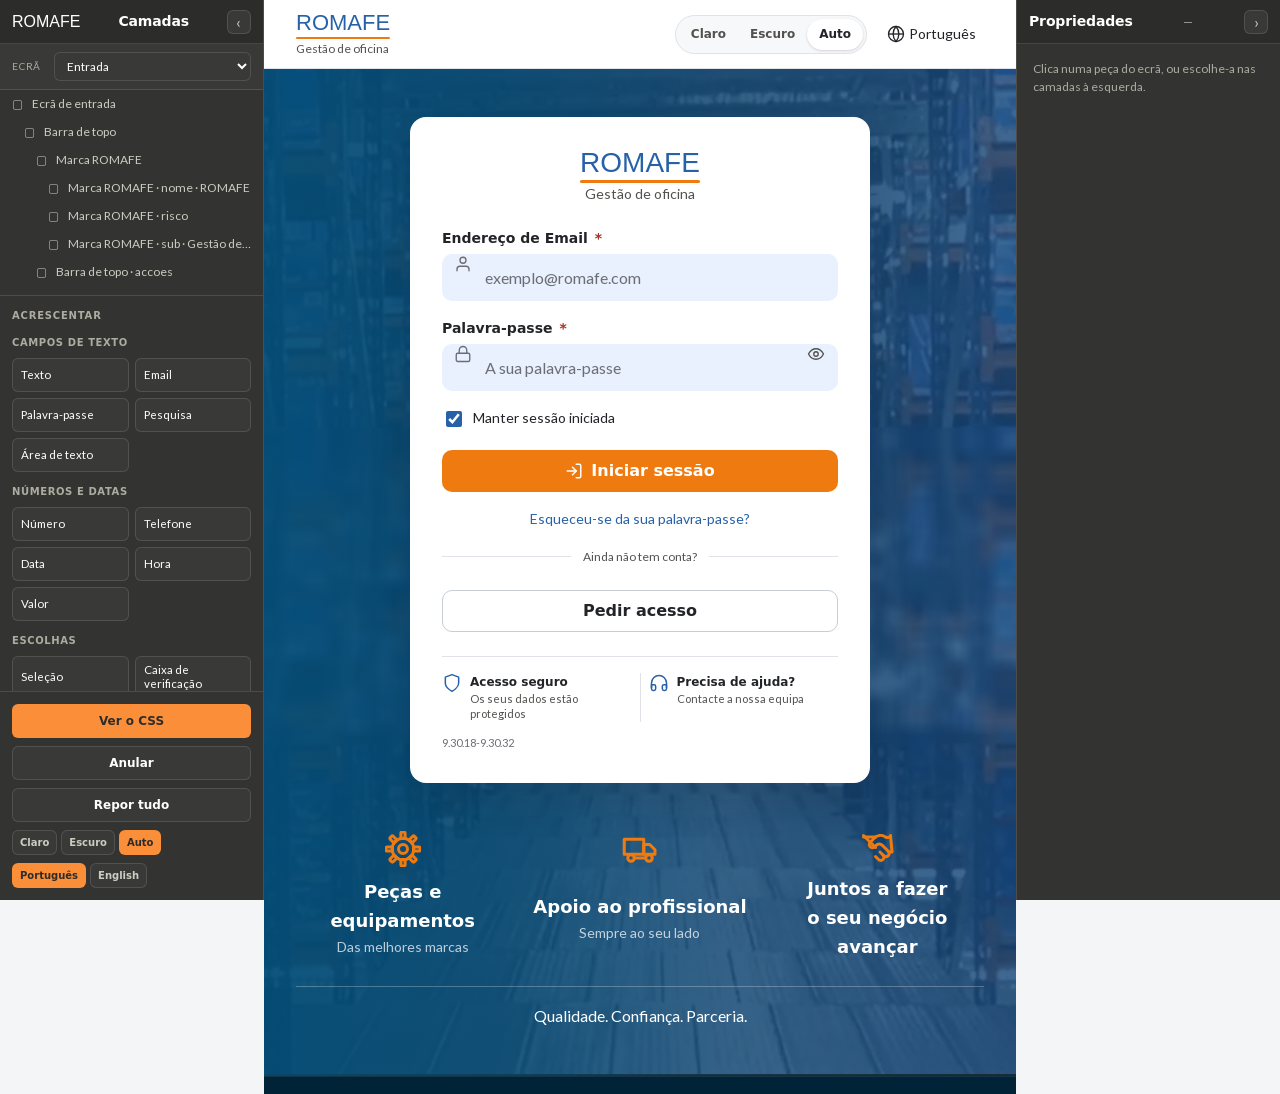
<file: index.html>
<!DOCTYPE html>
<html lang="pt">
<head>
<meta charset="utf-8">
<title>ROMAFE — entrada e sessão</title>
<meta http-equiv="refresh" content="0; url=web/index.html">
<link rel="canonical" href="web/index.html">
</head>
<body>
<p>A abrir o <a href="web/index.html">ecrã de entrada</a>.</p>
</body>
</html>
</file>
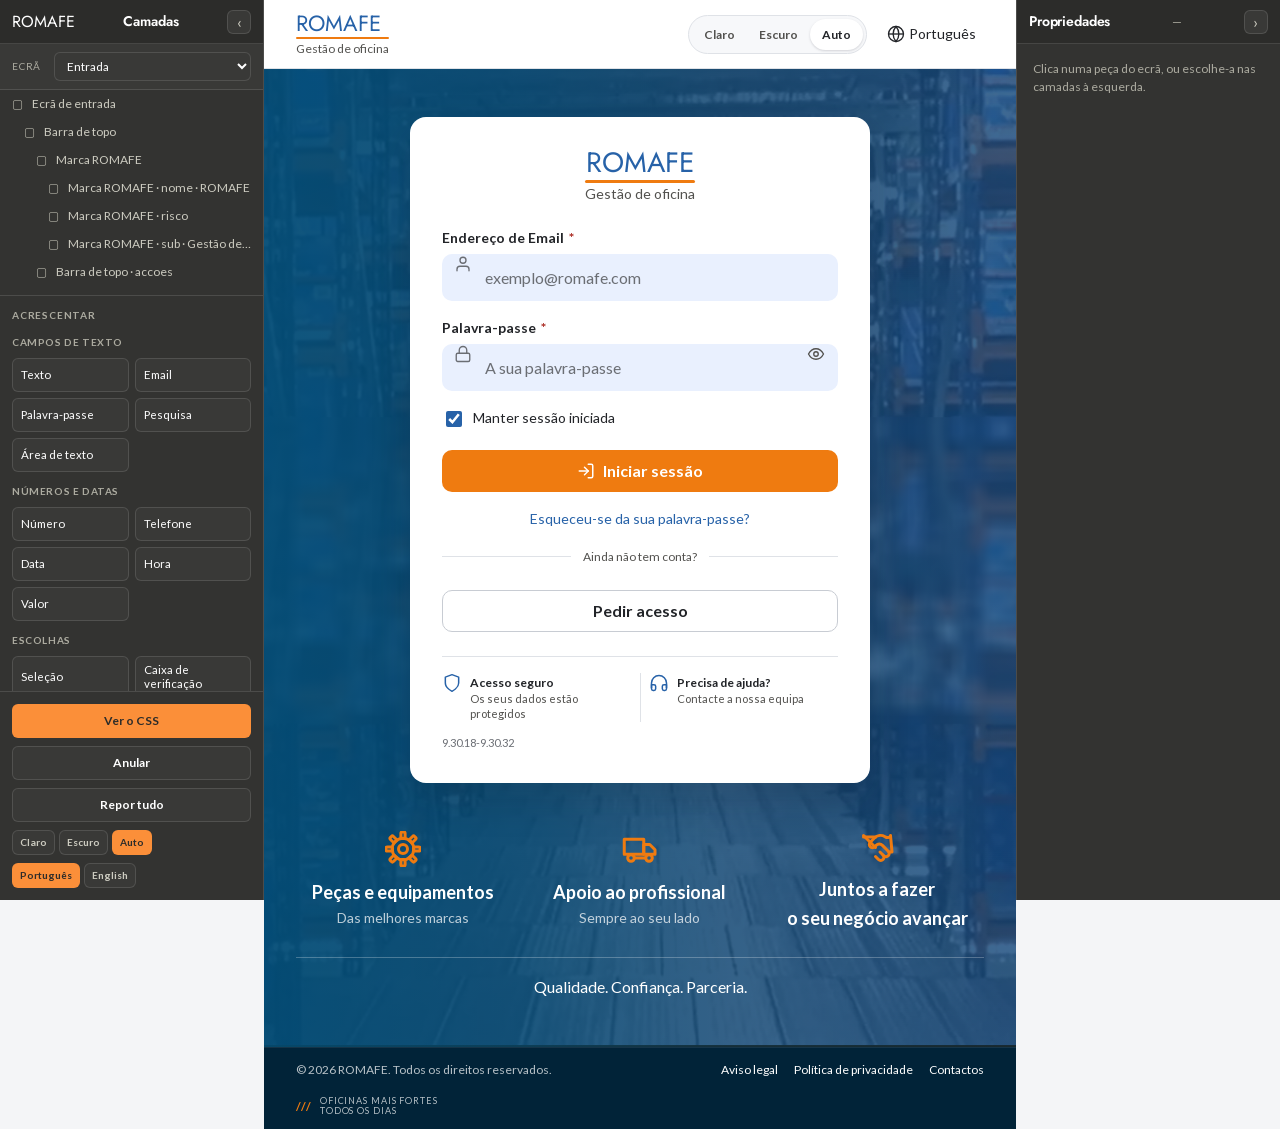
<file: web/index.html>
<!DOCTYPE html>
<html lang="pt">
<head>
<meta charset="utf-8">
<meta name="viewport" content="width=device-width, initial-scale=1">
<title>Entrar — ROMAFE Gestão de oficina</title>
<meta name="description" content="Ecrã de entrada da plataforma ROMAFE de gestão de oficina.">
<link rel="stylesheet" href="assets/css/tokens.css">
<link rel="stylesheet" href="assets/css/base.css">
<link rel="stylesheet" href="assets/css/entrada.css">
<link rel="stylesheet" href="assets/css/portal.css">
<link rel="stylesheet" href="assets/css/catalogo.css">
<link rel="stylesheet" href="assets/css/pedidos.css">
<link rel="stylesheet" href="assets/css/guias.css">
<link rel="stylesheet" href="assets/css/editor.css">
<script src="assets/js/tema.js"></script>
</head>
<body>

<a class="skip-link" href="#formulario">Saltar para o formulário</a>

<div class="ecra" data-ecra="entrada" data-nome="Entrada">
<div class="entrada">

  <header class="topo">
    <div class="lockup lockup--sm">
      <p class="lockup__nome">ROMAFE</p>
      <span class="lockup__risco" aria-hidden="true"></span>
      <p class="lockup__sub">Gestão de oficina</p>
    </div>

    <div class="topo__accoes">
      <div class="segmented" role="group" aria-label="Tema da interface">
        <button type="button" class="segmented__btn" data-tema="light" aria-pressed="false">Claro</button>
        <button type="button" class="segmented__btn" data-tema="dark" aria-pressed="false">Escuro</button>
        <button type="button" class="segmented__btn" data-tema="auto" aria-pressed="true">Auto</button>
      </div>
      <button type="button" class="topo__idioma" aria-label="Mudar idioma: Português">
        <svg viewBox="0 0 24 24" fill="none" stroke="currentColor" stroke-width="1.8" aria-hidden="true">
          <circle cx="12" cy="12" r="10"/><path d="M2 12h20"/><path d="M12 2a15 15 0 0 1 0 20a15 15 0 0 1 0-20Z"/>
        </svg>
        Português
      </button>
    </div>
  </header>

  <main class="palco">
    <div class="palco__foto" role="img" aria-label="Oficina ROMAFE"></div>
    <div class="palco__veu" aria-hidden="true"></div>

    <section class="discurso">
      <!-- A mensagem está pintada na parede da fotografia, por isso este
           título vem escondido. Sem fotografia, mostra-se pelo painel, em
           Peça → Visível, ou tira-se a classe. -->
      <h1 class="discurso__titulo esta-na-foto">Mais que peças<br>soluções que mantêm<br>o seu negócio a andar</h1>

      <ul class="vantagens">
        <li class="vantagem">
          <svg viewBox="0 0 24 24" fill="none" stroke="currentColor" stroke-width="2" stroke-linecap="round" stroke-linejoin="round" aria-hidden="true">
            <circle cx="12" cy="12" r="7.2"/><circle cx="12" cy="12" r="3"/>
            <rect x="10.6" y="0.6" width="2.8" height="4.4" rx="1"/>
            <rect x="10.6" y="0.6" width="2.8" height="4.4" rx="1" transform="rotate(45 12 12)"/>
            <rect x="10.6" y="0.6" width="2.8" height="4.4" rx="1" transform="rotate(90 12 12)"/>
            <rect x="10.6" y="0.6" width="2.8" height="4.4" rx="1" transform="rotate(135 12 12)"/>
            <rect x="10.6" y="0.6" width="2.8" height="4.4" rx="1" transform="rotate(180 12 12)"/>
            <rect x="10.6" y="0.6" width="2.8" height="4.4" rx="1" transform="rotate(225 12 12)"/>
            <rect x="10.6" y="0.6" width="2.8" height="4.4" rx="1" transform="rotate(270 12 12)"/>
            <rect x="10.6" y="0.6" width="2.8" height="4.4" rx="1" transform="rotate(315 12 12)"/>
          </svg>
          <div>
            <p class="vantagem__titulo">Peças e equipamentos</p>
            <p class="vantagem__sub">Das melhores marcas</p>
          </div>
        </li>
        <li class="vantagem">
          <svg viewBox="0 0 24 24" fill="none" stroke="currentColor" stroke-width="2" stroke-linecap="round" stroke-linejoin="round" aria-hidden="true">
            <path d="M1.5 5.5h13v10h-13Z"/><path d="M14.5 9h4l3.5 3.5v3h-7.5Z"/>
            <circle cx="6" cy="18" r="2.2"/><circle cx="18" cy="18" r="2.2"/><path d="M8.2 18h7.6"/>
          </svg>
          <div>
            <p class="vantagem__titulo">Apoio ao profissional</p>
            <p class="vantagem__sub">Sempre ao seu lado</p>
          </div>
        </li>
        <li class="vantagem">
          <svg viewBox="0 0 24 24" fill="none" stroke="currentColor" stroke-width="2" stroke-linecap="round" stroke-linejoin="round" aria-hidden="true">
            <path d="m11 17 2 2a1 1 0 1 0 3-3"/>
            <path d="m14 14 2.5 2.5a1 1 0 1 0 3-3l-3.88-3.88a3 3 0 0 0-4.24 0l-.88.88a1 1 0 1 1-3-3l2.81-2.81a5.79 5.79 0 0 1 7.06-.87l.47.28a2 2 0 0 0 1.42.25L21 4"/>
            <path d="m21 3 1 11h-2"/>
            <path d="m3 3 8 8"/>
            <path d="M3 4h8"/>
          </svg>
          <div>
            <p class="vantagem__titulo">Juntos a fazer<br>o seu negócio avançar</p>
          </div>
        </li>
      </ul>

      <p class="discurso__assinatura">Qualidade. Confiança. Parceria.</p>
    </section>

    <section class="cartao" aria-labelledby="titulo-entrada">
      <div class="cartao__cabeca">
        <span class="lockup lockup--centro">
          <span class="lockup__nome">ROMAFE</span>
          <span class="lockup__risco" aria-hidden="true"></span>
          <span class="lockup__sub" id="titulo-entrada">Gestão de oficina</span>
        </span>
      </div>

      <!-- 19 §3: uma mensagem só, e nenhum campo ganha borda vermelha -->
      <div class="alerta" id="alerta" role="alert" hidden>
        <svg viewBox="0 0 24 24" width="18" height="18" fill="none" stroke="currentColor" stroke-width="2" aria-hidden="true">
          <circle cx="12" cy="12" r="9"/><path d="M12 7v6"/><path d="M12 16.5v.5"/>
        </svg>
        <span>Email ou palavra-passe incorretos.</span>
      </div>

      <form class="formulario" id="formulario" novalidate>
        <div class="campo campo--icone">
          <label class="campo__label" for="email">Endereço de Email <span class="campo__req" aria-hidden="true">*</span></label>
          <svg class="campo__icone" viewBox="0 0 24 24" fill="none" stroke="currentColor" stroke-width="1.8" stroke-linecap="round" aria-hidden="true">
            <path d="M20 21v-2a4 4 0 0 0-4-4H8a4 4 0 0 0-4 4v2"/><circle cx="12" cy="7" r="4"/>
          </svg>
          <input class="input" id="email" name="email" type="email" required
                 autocomplete="username" placeholder="exemplo@romafe.com">
        </div>

        <div class="campo campo--icone">
          <label class="campo__label" for="palavra-passe">Palavra-passe <span class="campo__req" aria-hidden="true">*</span></label>
          <svg class="campo__icone" viewBox="0 0 24 24" fill="none" stroke="currentColor" stroke-width="1.8" stroke-linecap="round" aria-hidden="true">
            <rect x="3" y="11" width="18" height="11" rx="2"/><path d="M7 11V7a5 5 0 0 1 10 0v4"/>
          </svg>
          <input class="input" id="palavra-passe" name="password" type="password" required
                 autocomplete="current-password" data-com-botao placeholder="A sua palavra-passe">
          <!-- 19 §2.1: é um <button>, e o rótulo muda -->
          <button type="button" class="campo__acao" id="ver-palavra-passe" aria-label="Mostrar palavra-passe" aria-pressed="false">
            <svg viewBox="0 0 24 24" fill="none" stroke="currentColor" stroke-width="1.8" stroke-linecap="round" stroke-linejoin="round" aria-hidden="true">
              <path d="M2 12s3.6-7 10-7 10 7 10 7-3.6 7-10 7-10-7-10-7Z"/><circle cx="12" cy="12" r="3"/>
            </svg>
          </button>
        </div>

        <!-- Como na maqueta: ligada e sem dica.
             O 19 §5 pede o contrário — desligada, com "Não usar em computadores
             partilhados" — porque o computador do armazém é partilhado. -->
        <div class="opcao">
          <input type="checkbox" id="manter" name="manter" checked>
          <label class="opcao__texto" for="manter">Manter sessão iniciada</label>
        </div>

        <div class="formulario__accoes">
          <button type="submit" class="btn btn--acao btn--bloco" id="entrar">
            <svg class="btn__icone" viewBox="0 0 24 24" fill="none" stroke="currentColor" stroke-width="2" stroke-linecap="round" stroke-linejoin="round" aria-hidden="true">
              <path d="M15 3h4a2 2 0 0 1 2 2v14a2 2 0 0 1-2 2h-4"/><path d="M10 17l5-5-5-5"/><path d="M15 12H3"/>
            </svg>
            <span class="btn__rotulo">Iniciar sessão</span>
          </button>

          <!-- 19 §1: a ligação de recuperação é a última coisa do formulário -->
          <a class="ligacao-recuperar" href="#">Esqueceu-se da sua palavra-passe?</a>

          <p class="separador">Ainda não tem conta?</p>

          <button type="button" class="btn btn--ghost btn--bloco">Pedir acesso</button>
        </div>
      </form>

      <div class="apoio">
        <div class="apoio__item">
          <svg viewBox="0 0 24 24" fill="none" stroke="currentColor" stroke-width="1.8" stroke-linejoin="round" aria-hidden="true">
            <path d="M12 22s8-4 8-10V5l-8-3-8 3v7c0 6 8 10 8 10Z"/>
          </svg>
          <div>
            <p class="apoio__titulo">Acesso seguro</p>
            <p class="apoio__sub">Os seus dados estão protegidos</p>
          </div>
        </div>
        <div class="apoio__risco" aria-hidden="true"></div>
        <div class="apoio__item">
          <svg viewBox="0 0 24 24" fill="none" stroke="currentColor" stroke-width="1.8" stroke-linejoin="round" aria-hidden="true">
            <path d="M3 18v-6a9 9 0 0 1 18 0v6"/>
            <path d="M21 19a2 2 0 0 1-2 2h-1a2 2 0 0 1-2-2v-3a2 2 0 0 1 2-2h3Z"/>
            <path d="M3 19a2 2 0 0 0 2 2h1a2 2 0 0 0 2-2v-3a2 2 0 0 0-2-2H3Z"/>
          </svg>
          <div>
            <p class="apoio__titulo">Precisa de ajuda?</p>
            <p class="apoio__sub">Contacte a nossa equipa</p>
          </div>
        </div>
      </div>

      <p class="cartao__versao">9.30.18-9.30.32</p>
    </section>
  </main>

  <footer class="rodape">
    <p style="margin:0">© 2026 ROMAFE. Todos os direitos reservados.</p>
    <ul class="rodape__ligacoes">
      <li><a href="#">Aviso legal</a></li>
      <li><a href="#">Política de privacidade</a></li>
      <li><a href="#">Contactos</a></li>
    </ul>
    <p class="rodape__selo" style="margin:0">
      <span class="rodape__barras" aria-hidden="true">///</span>
      <span class="rodape__lema">Oficinas mais fortes<br>todos os dias</span>
    </p>
  </footer>

</div>
</div>

<div class="ecra" data-ecra="portal" data-nome="Início do portal" hidden>
<div class="portal">

  <header class="portal__topo">
    <div class="portal__marca">
      <svg class="portal__sinal" viewBox="0 0 64 32" aria-hidden="true">
        <circle cx="16" cy="16" r="13" fill="none" stroke="var(--c-marca-fundo)" stroke-width="6"/>
        <circle cx="38" cy="16" r="13" fill="none" stroke="var(--c-acao)" stroke-width="6"/>
        <circle cx="38" cy="16" r="4" fill="var(--c-acao)"/>
      </svg>
      <p class="portal__nome">REPAIR</p>
      <span class="portal__risco" aria-hidden="true"></span>
      <span class="lockup lockup--mini">
        <span class="lockup__sobre">by</span>
        <span class="lockup__nome">ROMAFE</span>
        <span class="lockup__sub">Peças para um mundo em movimento</span>
      </span>
    </div>

    <div class="procura">
      <svg class="procura__lupa" viewBox="0 0 24 24" fill="none" stroke="currentColor" stroke-width="2" stroke-linecap="round" aria-hidden="true"><circle cx="11" cy="11" r="7"/><path d="m20 20-4.2-4.2"/></svg>
      <input class="procura__campo" type="search" placeholder="Pesquisar por referência, marca, modelo, etc." aria-label="Pesquisar">
      <kbd class="procura__atalho">Ctrl + K</kbd>
    </div>

    <div class="portal__accoes">
      <button type="button" class="portal__icone" aria-label="Mensagens">
        <svg viewBox="0 0 24 24" fill="none" stroke="currentColor" stroke-width="1.8" stroke-linejoin="round" aria-hidden="true"><rect x="2.5" y="5" width="19" height="14" rx="2"/><path d="m3 6 9 6 9-6"/></svg>
        <span class="portal__ponto" aria-label="Novas mensagens"></span>
      </button>
      <button type="button" class="portal__icone" aria-label="Carrinho, 3 artigos">
        <svg viewBox="0 0 24 24" fill="none" stroke="currentColor" stroke-width="1.8" stroke-linecap="round" stroke-linejoin="round" aria-hidden="true"><path d="M3 4h2l2.2 10.2a2 2 0 0 0 2 1.6h7.6a2 2 0 0 0 2-1.6L20 7H6"/><circle cx="10" cy="20" r="1.4"/><circle cx="17" cy="20" r="1.4"/></svg>
        <span class="portal__selo">3</span>
      </button>
      <button type="button" class="portal__icone" aria-label="Definições">
        <svg viewBox="0 0 24 24" fill="none" stroke="currentColor" stroke-width="1.8" aria-hidden="true"><circle cx="12" cy="12" r="7"/><circle cx="12" cy="12" r="3"/></svg>
      </button>
      <button type="button" class="portal__icone" aria-label="Ajuda">
        <svg viewBox="0 0 24 24" fill="none" stroke="currentColor" stroke-width="1.8" stroke-linecap="round" aria-hidden="true"><circle cx="12" cy="12" r="9"/><path d="M9.6 9.4a2.6 2.6 0 1 1 3.4 2.5c-.7.3-1 .8-1 1.6v.3"/><path d="M12 17.4h.01"/></svg>
      </button>
      <button type="button" class="conta">
        <span class="conta__inicial" aria-hidden="true">FF</span>
        <span class="conta__texto">
          <span class="conta__nome">Fernando F. Franca</span>
          <span class="conta__local">Porto · 1 conta</span>
        </span>
        <svg viewBox="0 0 24 24" fill="none" stroke="currentColor" stroke-width="2" stroke-linecap="round" aria-hidden="true"><path d="m6 9 6 6 6-6"/></svg>
      </button>
    </div>
  </header>

  <nav class="portal__abas" aria-label="Secções">
    <button type="button" class="aba" data-ecra="portal" aria-current="true">
      <svg viewBox="0 0 24 24" fill="none" stroke="currentColor" stroke-width="1.8" stroke-linejoin="round" aria-hidden="true"><path d="m3 11 9-7 9 7"/><path d="M5.5 9.5V20h13V9.5"/></svg>
      Início
    </button>
    <button type="button" class="aba" data-ecra="catalogo">
      <svg viewBox="0 0 24 24" fill="none" stroke="currentColor" stroke-width="1.8" stroke-linejoin="round" aria-hidden="true"><path d="m12 3 8 4.5v9L12 21l-8-4.5v-9Z"/><path d="m12 12 8-4.5M12 12v9M12 12 4 7.5"/></svg>
      Catálogo
    </button>
    <button type="button" class="aba" data-ecra="pedidos">
      <svg viewBox="0 0 24 24" fill="none" stroke="currentColor" stroke-width="1.8" stroke-linejoin="round" aria-hidden="true"><path d="M6 3h9l4 4v14H6Z"/><path d="M9 12h7M9 16h7"/></svg>
      Pedidos
    </button>
    <button type="button" class="aba" data-ecra="guias">
      <svg viewBox="0 0 24 24" fill="none" stroke="currentColor" stroke-width="1.8" stroke-linejoin="round" aria-hidden="true"><path d="M1.5 6.5h13v9h-13Z"/><path d="M14.5 9.5h4l3.5 3.5v2.5h-7.5Z"/><circle cx="6" cy="18" r="2"/><circle cx="18" cy="18" r="2"/></svg>
      Guias de remessa
    </button>
    <button type="button" class="aba">
      <svg viewBox="0 0 24 24" fill="none" stroke="currentColor" stroke-width="1.8" stroke-linejoin="round" aria-hidden="true"><path d="M6 3h12v18l-3-2-3 2-3-2-3 2Z"/><path d="M9 8h6M9 12h6"/></svg>
      Faturas
    </button>
    <button type="button" class="aba">
      <svg viewBox="0 0 24 24" fill="none" stroke="currentColor" stroke-width="1.8" stroke-linecap="round" stroke-linejoin="round" aria-hidden="true"><path d="M3 7v5h5"/><path d="M3.5 12a8.5 8.5 0 1 0 2.2-5.7L3 9"/></svg>
      Devoluções
    </button>
    <button type="button" class="aba">
      <svg viewBox="0 0 24 24" fill="none" stroke="currentColor" stroke-width="1.8" stroke-linecap="round" stroke-linejoin="round" aria-hidden="true"><path d="m14 4 6 6-8.5 8.5a3 3 0 0 1-4.2 0l-1.8-1.8a3 3 0 0 1 0-4.2Z"/><path d="m12 6 6 6"/></svg>
      Informações técnicas
    </button>
    <button type="button" class="aba">
      <svg viewBox="0 0 24 24" fill="none" stroke="currentColor" stroke-width="1.8" stroke-linejoin="round" aria-hidden="true"><path d="m12 3.5 2.6 5.5 6 .8-4.4 4.2 1.1 6-5.3-2.9-5.3 2.9 1.1-6L3.4 9.8l6-.8Z"/></svg>
      Minha lista
    </button>

  </nav>

  <main class="paineis">

    <section class="painel">
      <div class="painel__cabeca">
        <span class="painel__marca" aria-hidden="true">
          <svg viewBox="0 0 24 24" fill="none" stroke="currentColor" stroke-width="1.8" stroke-linejoin="round"><path d="M3 13h18l-2-5H5Z"/><circle cx="7" cy="17" r="2"/><circle cx="17" cy="17" r="2"/></svg>
        </span>
        <div>
          <h2 class="painel__titulo">Identificar veículo</h2>
          <p class="painel__sub">Introduza os dados do veículo para uma pesquisa mais precisa.</p>
        </div>
      </div>
      <div class="painel__corpo">
        <div class="campo">
          <label class="campo__label" for="matricula">Matrícula <span class="campo__contador">(0 / 500)</span></label>
          <div class="campo__caixa">
            <span class="campo__chip campo__chip--pais" aria-hidden="true">P</span>
            <input class="input" id="matricula" placeholder="Introduza a matrícula">
          </div>
        </div>
        <div class="campo">
          <label class="campo__label" for="chassi">N.º de chassi</label>
          <input class="input" id="chassi" placeholder="Introduza o n.º de chassi">
        </div>
        <div class="campo">
          <label class="campo__label" for="descricao">Descrição</label>
          <input class="input" id="descricao" placeholder="Introduza a descrição">
        </div>
        <div class="campo">
          <label class="campo__label" for="motor">Motor</label>
          <input class="input" id="motor" placeholder="Introduza o motor">
        </div>
      </div>
      <div class="painel__pe">
        <button type="button" class="btn btn--ghost btn--icone" aria-label="Filtros">
          <svg class="btn__icone" viewBox="0 0 24 24" fill="none" stroke="currentColor" stroke-width="1.8" stroke-linecap="round" aria-hidden="true"><path d="M4 7h16M4 12h16M4 17h16"/><circle cx="9" cy="7" r="2" fill="currentColor" stroke="none"/><circle cx="15" cy="12" r="2" fill="currentColor" stroke="none"/><circle cx="8" cy="17" r="2" fill="currentColor" stroke="none"/></svg>
        </button>
        <button type="button" class="btn btn--acao">
          <svg class="btn__icone" viewBox="0 0 24 24" fill="none" stroke="currentColor" stroke-width="2" stroke-linecap="round" aria-hidden="true"><circle cx="11" cy="11" r="7"/><path d="m20 20-4.2-4.2"/></svg>
          Pesquisar
        </button>
      </div>
    </section>

    <section class="painel">
      <div class="painel__cabeca">
        <span class="painel__marca" aria-hidden="true">
          <svg viewBox="0 0 24 24" fill="none" stroke="currentColor" stroke-width="1.8" stroke-linejoin="round"><path d="M4 12h16l-2-6H6Z"/><circle cx="8" cy="16" r="2"/><circle cx="16" cy="16" r="2"/></svg>
        </span>
        <div>
          <h2 class="painel__titulo">Selecionar veículo</h2>
          <p class="painel__sub">Navegue pelas características do veículo.</p>
        </div>
      </div>
      <div class="painel__corpo">
        <div class="campo">
          <label class="campo__label" for="tipo">Tipo de veículo</label>
          <div class="campo__caixa">
            <span class="campo__chip" aria-hidden="true">
              <svg viewBox="0 0 24 24" fill="none" stroke="currentColor" stroke-width="1.8" stroke-linejoin="round"><path d="M4 12h16l-2-5H6Z"/><circle cx="8" cy="16" r="1.6"/><circle cx="16" cy="16" r="1.6"/></svg>
            </span>
            <select class="input" id="tipo"><option>Automóvel ligeiro</option></select>
          </div>
        </div>
        <div class="campo">
          <label class="campo__label" for="marca">Marca</label>
          <div class="campo__caixa">
            <span class="campo__chip" aria-hidden="true">
              <svg viewBox="0 0 24 24" fill="none" stroke="currentColor" stroke-width="1.8" stroke-linejoin="round"><path d="M3 12.5 11 4h9v9l-8.5 8.5Z"/><circle cx="16" cy="8" r="1.4"/></svg>
            </span>
            <select class="input" id="marca"><option>Selecione marca</option></select>
          </div>
        </div>
        <div class="campo">
          <label class="campo__label" for="modelo">Modelo</label>
          <div class="campo__caixa">
            <span class="campo__chip" aria-hidden="true">
              <svg viewBox="0 0 24 24" fill="none" stroke="currentColor" stroke-width="1.8" stroke-linejoin="round"><path d="m12 3 9 4.5-9 4.5-9-4.5Z"/><path d="m3 12 9 4.5 9-4.5"/></svg>
            </span>
            <select class="input" id="modelo" disabled><option>Selecione modelo</option></select>
          </div>
        </div>
        <div class="campo">
          <label class="campo__label" for="veiculo">Veículo</label>
          <div class="campo__caixa">
            <span class="campo__chip" aria-hidden="true">
              <svg viewBox="0 0 24 24" fill="none" stroke="currentColor" stroke-width="1.8" stroke-linejoin="round"><path d="M4 12h16l-2-5H6Z"/><circle cx="8" cy="16" r="1.6"/><circle cx="16" cy="16" r="1.6"/></svg>
            </span>
            <select class="input" id="veiculo" disabled><option>Selecione veículo</option></select>
          </div>
        </div>
      </div>
      <div class="painel__pe">
        <button type="button" class="btn btn--ghost">
          <svg class="btn__icone" viewBox="0 0 24 24" fill="none" stroke="currentColor" stroke-width="1.8" stroke-linecap="round" aria-hidden="true"><path d="M4 7h16M4 12h16M4 17h16"/></svg>
          Pesq. avançada
        </button>
        <button type="button" class="btn btn--acao">
          <svg class="btn__icone" viewBox="0 0 24 24" fill="none" stroke="currentColor" stroke-width="2" stroke-linecap="round" stroke-linejoin="round" aria-hidden="true"><circle cx="12" cy="12" r="9"/><path d="m8.5 12 2.5 2.5 4.5-4.5"/></svg>
          Selecionar
        </button>
      </div>
    </section>

    <section class="painel">
      <div class="painel__cabeca painel__cabeca--acao">
        <span class="painel__marca" aria-hidden="true">
          <svg viewBox="0 0 24 24" fill="none" stroke="currentColor" stroke-width="1.8" stroke-linecap="round"><circle cx="11" cy="11" r="7"/><path d="m20 20-4.2-4.2"/></svg>
        </span>
        <div>
          <h2 class="painel__titulo">Pesquisar referências</h2>
          <p class="painel__sub">Pesquise por referência da peça, aplicável a várias marcas.</p>
        </div>
      </div>
      <div class="painel__corpo">
        <div class="campo">
          <label class="campo__label" for="referencia">Referência</label>
          <div class="campo__caixa">
            <span class="campo__chip" aria-hidden="true">
              <svg viewBox="0 0 24 24" fill="none" stroke="currentColor" stroke-width="1.8" stroke-linecap="round"><path d="M5 5v14M9 5v14M13 5v14M17 5v14M20 5v14"/></svg>
            </span>
            <input class="input" id="referencia" placeholder="Introduza a referência">
          </div>
        </div>
        <div class="opcoes">
          <div class="opcao"><input type="radio" name="origem" id="iam"><label class="opcao__texto" for="iam">IAM</label></div>
          <div class="opcao"><input type="radio" name="origem" id="oe"><label class="opcao__texto" for="oe">OE</label></div>
          <div class="opcao"><input type="radio" name="origem" id="todas" checked><label class="opcao__texto" for="todas">Todas</label></div>
        </div>
        <div class="opcoes">
          <div class="opcao"><input type="checkbox" id="equivalencias" checked><label class="opcao__texto" for="equivalencias">Incluir equivalências</label></div>
          <div class="opcao"><input type="checkbox" id="parcial"><label class="opcao__texto" for="parcial">Pesquisa parcial</label></div>
        </div>
      </div>
      <div class="painel__pe">
        <button type="button" class="btn btn--ghost">
          <svg class="btn__icone" viewBox="0 0 24 24" fill="none" stroke="currentColor" stroke-width="1.8" stroke-linecap="round" aria-hidden="true"><path d="M4 7h16M4 12h16M4 17h16"/></svg>
          Pesq. avançada
        </button>
        <button type="button" class="btn btn--acao">
          <svg class="btn__icone" viewBox="0 0 24 24" fill="none" stroke="currentColor" stroke-width="2" stroke-linecap="round" aria-hidden="true"><circle cx="11" cy="11" r="7"/><path d="m20 20-4.2-4.2"/></svg>
          Pesquisar
        </button>
      </div>
    </section>

  </main>

  <aside class="dica" role="note">
    <span class="dica__marca" aria-hidden="true">
      <svg viewBox="0 0 24 24" fill="none" stroke="currentColor" stroke-width="1.8" stroke-linecap="round" stroke-linejoin="round"><path d="M9 18h6"/><path d="M10 21h4"/><path d="M12 3a6 6 0 0 1 3.6 10.8c-.5.4-.8 1-.8 1.7H9.2c0-.7-.3-1.3-.8-1.7A6 6 0 0 1 12 3Z"/></svg>
    </span>
    <div>
      <p class="dica__titulo">Dica</p>
      <p class="dica__texto">Quanto mais informação introduzir, mais precisos serão os resultados da pesquisa.</p>
    </div>
    <button type="button" class="dica__fechar" aria-label="Fechar a dica">×</button>
  </aside>

  <footer class="portal__rodape">
    <p class="fornecedor">
      <span class="fornecedor__barras" aria-hidden="true">///</span>
      <span class="fornecedor__texto">
        <span class="fornecedor__nome">infopro<strong>digital</strong></span>
        <span class="fornecedor__sub">Automotive</span>
      </span>
    </p>

    <ul class="portal__ligacoes">
      <li>2026 © Isi Condal S.L.</li>
      <li>v9.30.18-9.30.32</li>
      <li><a href="#">Aviso legal e política de cookies</a></li>
      <li><a href="#">IPDA Legal</a></li>
    </ul>

    <button type="button" class="portal__topo-acima" aria-label="Voltar ao topo">
      <svg viewBox="0 0 24 24" fill="none" stroke="currentColor" stroke-width="2" stroke-linecap="round" stroke-linejoin="round" aria-hidden="true"><path d="M12 19V5"/><path d="m6 11 6-6 6 6"/></svg>
    </button>
  </footer>
</div>
</div>

<div class="ecra" data-ecra="catalogo" data-nome="Catálogo" hidden>
<div class="portal portal--catalogo">

  <header class="portal__topo">
    <div class="portal__marca">
      <svg class="portal__sinal" viewBox="0 0 64 32" aria-hidden="true">
        <circle cx="16" cy="16" r="13" fill="none" stroke="var(--c-marca-fundo)" stroke-width="6"/>
        <circle cx="38" cy="16" r="13" fill="none" stroke="var(--c-acao)" stroke-width="6"/>
        <circle cx="38" cy="16" r="4" fill="var(--c-acao)"/>
      </svg>
      <p class="portal__nome">REPAIR</p>
      <span class="portal__risco" aria-hidden="true"></span>
      <span class="lockup lockup--mini">
        <span class="lockup__sobre">by</span>
        <span class="lockup__nome">ROMAFE</span>
        <span class="lockup__sub">Peças para um mundo em movimento</span>
      </span>
    </div>

    <div class="procura">
      <svg class="procura__lupa" viewBox="0 0 24 24" fill="none" stroke="currentColor" stroke-width="2" stroke-linecap="round" aria-hidden="true"><circle cx="11" cy="11" r="7"/><path d="m20 20-4.2-4.2"/></svg>
      <input class="procura__campo" type="search" placeholder="Pesquisar por referência, marca, modelo, etc." aria-label="Pesquisar">
      <kbd class="procura__atalho">Ctrl + K</kbd>
    </div>

    <div class="portal__accoes">
      <button type="button" class="portal__icone" aria-label="Mensagens">
        <svg viewBox="0 0 24 24" fill="none" stroke="currentColor" stroke-width="1.8" stroke-linejoin="round" aria-hidden="true"><rect x="2.5" y="5" width="19" height="14" rx="2"/><path d="m3 6 9 6 9-6"/></svg>
        <span class="portal__ponto" aria-label="Novas mensagens"></span>
      </button>
      <button type="button" class="portal__icone" aria-label="Carrinho, 3 artigos">
        <svg viewBox="0 0 24 24" fill="none" stroke="currentColor" stroke-width="1.8" stroke-linecap="round" stroke-linejoin="round" aria-hidden="true"><path d="M3 4h2l2.2 10.2a2 2 0 0 0 2 1.6h7.6a2 2 0 0 0 2-1.6L20 7H6"/><circle cx="10" cy="20" r="1.4"/><circle cx="17" cy="20" r="1.4"/></svg>
        <span class="portal__selo">3</span>
      </button>
      <button type="button" class="portal__icone" aria-label="Definições">
        <svg viewBox="0 0 24 24" fill="none" stroke="currentColor" stroke-width="1.8" aria-hidden="true"><circle cx="12" cy="12" r="7"/><circle cx="12" cy="12" r="3"/></svg>
      </button>
      <button type="button" class="portal__icone" aria-label="Ajuda">
        <svg viewBox="0 0 24 24" fill="none" stroke="currentColor" stroke-width="1.8" stroke-linecap="round" aria-hidden="true"><circle cx="12" cy="12" r="9"/><path d="M9.6 9.4a2.6 2.6 0 1 1 3.4 2.5c-.7.3-1 .8-1 1.6v.3"/><path d="M12 17.4h.01"/></svg>
      </button>
      <button type="button" class="conta">
        <span class="conta__inicial" aria-hidden="true">FF</span>
        <span class="conta__texto">
          <span class="conta__nome">Fernando F. Franca</span>
          <span class="conta__local">Porto · 1 conta</span>
        </span>
        <svg viewBox="0 0 24 24" fill="none" stroke="currentColor" stroke-width="2" stroke-linecap="round" aria-hidden="true"><path d="m6 9 6 6 6-6"/></svg>
      </button>
    </div>
  </header>

  <nav class="portal__abas" aria-label="Secções">
    <button type="button" class="aba" data-ecra="portal">
      <svg viewBox="0 0 24 24" fill="none" stroke="currentColor" stroke-width="1.8" stroke-linejoin="round" aria-hidden="true"><path d="m3 11 9-7 9 7"/><path d="M5.5 9.5V20h13V9.5"/></svg>
      Início
    </button>
    <button type="button" class="aba" data-ecra="catalogo" aria-current="true">
      <svg viewBox="0 0 24 24" fill="none" stroke="currentColor" stroke-width="1.8" stroke-linejoin="round" aria-hidden="true"><path d="m12 3 8 4.5v9L12 21l-8-4.5v-9Z"/><path d="m12 12 8-4.5M12 12v9M12 12 4 7.5"/></svg>
      Catálogo
    </button>
    <button type="button" class="aba" data-ecra="pedidos">
      <svg viewBox="0 0 24 24" fill="none" stroke="currentColor" stroke-width="1.8" stroke-linejoin="round" aria-hidden="true"><path d="M6 3h9l4 4v14H6Z"/><path d="M9 12h7M9 16h7"/></svg>
      Pedidos
    </button>
    <button type="button" class="aba" data-ecra="guias">
      <svg viewBox="0 0 24 24" fill="none" stroke="currentColor" stroke-width="1.8" stroke-linejoin="round" aria-hidden="true"><path d="M1.5 6.5h13v9h-13Z"/><path d="M14.5 9.5h4l3.5 3.5v2.5h-7.5Z"/><circle cx="6" cy="18" r="2"/><circle cx="18" cy="18" r="2"/></svg>
      Guias de remessa
    </button>
    <button type="button" class="aba">
      <svg viewBox="0 0 24 24" fill="none" stroke="currentColor" stroke-width="1.8" stroke-linejoin="round" aria-hidden="true"><path d="M6 3h12v18l-3-2-3 2-3-2-3 2Z"/><path d="M9 8h6M9 12h6"/></svg>
      Faturas
    </button>
    <button type="button" class="aba">
      <svg viewBox="0 0 24 24" fill="none" stroke="currentColor" stroke-width="1.8" stroke-linecap="round" stroke-linejoin="round" aria-hidden="true"><path d="M3 7v5h5"/><path d="M3.5 12a8.5 8.5 0 1 0 2.2-5.7L3 9"/></svg>
      Devoluções
    </button>
    <button type="button" class="aba">
      <svg viewBox="0 0 24 24" fill="none" stroke="currentColor" stroke-width="1.8" stroke-linecap="round" stroke-linejoin="round" aria-hidden="true"><path d="m14 4 6 6-8.5 8.5a3 3 0 0 1-4.2 0l-1.8-1.8a3 3 0 0 1 0-4.2Z"/><path d="m12 6 6 6"/></svg>
      Informações técnicas
    </button>
    <button type="button" class="aba">
      <svg viewBox="0 0 24 24" fill="none" stroke="currentColor" stroke-width="1.8" stroke-linejoin="round" aria-hidden="true"><path d="m12 3.5 2.6 5.5 6 .8-4.4 4.2 1.1 6-5.3-2.9-5.3 2.9 1.1-6L3.4 9.8l6-.8Z"/></svg>
      Minha lista
    </button>

  </nav>

  <section class="heroi">
    <div class="heroi__foto" role="img" aria-label="Peças de motor"></div>
    <div class="heroi__veu" aria-hidden="true"></div>

    <div class="heroi__texto">
      <p class="heroi__sobre"><span class="heroi__risco" aria-hidden="true"></span> Catálogo de peças</p>
      <h1 class="heroi__titulo">Encontre a peça certa,<br><em>mais rápido.</em></h1>
      <p class="heroi__sub">Pesquise por matrícula, chassis, referência ou selecione o seu veículo.</p>
    </div>

    <ul class="promessas">
      <li class="promessa">
        <svg viewBox="0 0 24 24" fill="none" stroke="currentColor" stroke-width="1.8" stroke-linejoin="round" aria-hidden="true"><circle cx="12" cy="12" r="7.2"/><circle cx="12" cy="12" r="3"/><rect x="10.6" y="0.6" width="2.8" height="4.4" rx="1"/><rect x="10.6" y="0.6" width="2.8" height="4.4" rx="1" transform="rotate(60 12 12)"/><rect x="10.6" y="0.6" width="2.8" height="4.4" rx="1" transform="rotate(120 12 12)"/><rect x="10.6" y="0.6" width="2.8" height="4.4" rx="1" transform="rotate(180 12 12)"/><rect x="10.6" y="0.6" width="2.8" height="4.4" rx="1" transform="rotate(240 12 12)"/><rect x="10.6" y="0.6" width="2.8" height="4.4" rx="1" transform="rotate(300 12 12)"/></svg>
        <span>Peças originais<br>e equivalentes</span>
      </li>
      <li class="promessa">
        <svg viewBox="0 0 24 24" fill="none" stroke="currentColor" stroke-width="1.8" stroke-linejoin="round" aria-hidden="true"><path d="M1.5 6.5h13v9h-13Z"/><path d="M14.5 9.5h4l3.5 3.5v2.5h-7.5Z"/><circle cx="6" cy="18" r="2"/><circle cx="18" cy="18" r="2"/></svg>
        <span>Entrega rápida</span>
      </li>
      <li class="promessa">
        <svg viewBox="0 0 24 24" fill="none" stroke="currentColor" stroke-width="1.8" stroke-linejoin="round" aria-hidden="true"><path d="M12 21.5s7.5-3.8 7.5-9.5V5L12 2.4 4.5 5v7c0 5.7 7.5 9.5 7.5 9.5Z"/><path d="m8.8 12 2.4 2.4 4.2-4.4"/></svg>
        <span>Apoio técnico<br>especializado</span>
      </li>
    </ul>
  </section>

  <section class="pesquisa">
    <div class="pesquisa__topo">
      <div class="modos" role="tablist" aria-label="Modo de pesquisa">
        <button type="button" class="modo" role="tab" aria-selected="true">
          <svg viewBox="0 0 24 24" fill="none" stroke="currentColor" stroke-width="1.8" stroke-linejoin="round" aria-hidden="true"><path d="M4 12h16l-2-5H6Z"/><circle cx="8" cy="16" r="1.6"/><circle cx="16" cy="16" r="1.6"/></svg>
          Identificar veículo
        </button>
        <button type="button" class="modo" role="tab" aria-selected="false">
          <svg viewBox="0 0 24 24" fill="none" stroke="currentColor" stroke-width="1.8" stroke-linecap="round" aria-hidden="true"><path d="M4 7h16M4 12h16M4 17h16"/></svg>
          Pesquisa avançada
        </button>
      </div>

      <button type="button" class="limpar">
        <svg viewBox="0 0 24 24" fill="none" stroke="currentColor" stroke-width="1.8" stroke-linecap="round" stroke-linejoin="round" aria-hidden="true"><path d="M3 7v5h5"/><path d="M3.5 12a8.5 8.5 0 1 0 2.2-5.7L3 9"/></svg>
        Limpar campos
      </button>
    </div>

    <div class="pesquisa__grelha">
      <div class="campo">
        <label class="campo__label" for="cat-tipo">Tipo de veículo</label>
        <div class="campo__caixa">
          <span class="campo__chip" aria-hidden="true">
            <svg viewBox="0 0 24 24" fill="none" stroke="currentColor" stroke-width="1.8" stroke-linejoin="round"><path d="M4 12h16l-2-5H6Z"/><circle cx="8" cy="16" r="1.6"/><circle cx="16" cy="16" r="1.6"/></svg>
          </span>
          <select class="input" id="cat-tipo"><option>Automóvel ligeiro</option></select>
        </div>
      </div>

      <div class="campo">
        <label class="campo__label" for="cat-matricula">Matrícula <span class="campo__contador">(0 / 500)</span></label>
        <div class="campo__caixa">
          <span class="campo__chip campo__chip--pais" aria-hidden="true">P</span>
          <input class="input" id="cat-matricula" placeholder="Introduza a matrícula">
        </div>
      </div>

      <div class="campo">
        <label class="campo__label" for="cat-chassi">N.º de chassi</label>
        <div class="campo__caixa">
          <span class="campo__chip" aria-hidden="true">
            <svg viewBox="0 0 24 24" fill="none" stroke="currentColor" stroke-width="1.8" stroke-linejoin="round"><path d="M5 14V9l4-2h6l4 2v5"/><path d="M3 14h18v4H3Z"/></svg>
          </span>
          <input class="input" id="cat-chassi" placeholder="Introduza o n.º de chassi">
        </div>
      </div>

      <div class="campo">
        <label class="campo__label" for="cat-motor">Motor</label>
        <div class="campo__caixa">
          <span class="campo__chip" aria-hidden="true">
            <svg viewBox="0 0 24 24" fill="none" stroke="currentColor" stroke-width="1.8" stroke-linejoin="round"><path d="M4 10h3l2-3h5l2 3h4v6h-3l-2 3H9l-2-3H4Z"/></svg>
          </span>
          <input class="input" id="cat-motor" placeholder="Introduza o motor">
        </div>
      </div>

      <div class="campo campo--largo">
        <label class="campo__label" for="cat-descricao">Descrição</label>
        <div class="campo__caixa">
          <span class="campo__chip" aria-hidden="true">
            <svg viewBox="0 0 24 24" fill="none" stroke="currentColor" stroke-width="1.8" stroke-linejoin="round"><path d="M6 3h9l4 4v14H6Z"/><path d="M9 12h7M9 16h5"/></svg>
          </span>
          <input class="input" id="cat-descricao" placeholder="Introduza a descrição">
        </div>
      </div>

      <button type="button" class="btn btn--acao btn--bloco pesquisa__accao">
        <svg class="btn__icone" viewBox="0 0 24 24" fill="none" stroke="currentColor" stroke-width="2" stroke-linecap="round" aria-hidden="true"><circle cx="11" cy="11" r="7"/><path d="m20 20-4.2-4.2"/></svg>
        Pesquisar
      </button>
    </div>

    <!-- A pesquisa por referência é outra maneira de chegar à peça, e não
         outro modo do mesmo formulário: vive aqui em baixo, com o seu campo
         e o seu botão. -->
    <div class="referencia">
      <p class="referencia__ou"><span>ou</span></p>

      <div class="referencia__linha">
        <div class="campo">
          <label class="campo__label" for="cat-referencia">Pesquisar por referência</label>
          <div class="campo__caixa">
            <span class="campo__chip" aria-hidden="true">
              <svg viewBox="0 0 24 24" fill="none" stroke="currentColor" stroke-width="1.8" stroke-linecap="round"><path d="M5 5v14M9 5v14M13 5v14M17 5v14M20 5v14"/></svg>
            </span>
            <input class="input" id="cat-referencia" placeholder="Introduza a referência da peça">
          </div>
        </div>

        <div class="opcoes">
          <div class="opcao"><input type="radio" name="cat-origem" id="cat-iam"><label class="opcao__texto" for="cat-iam">IAM</label></div>
          <div class="opcao"><input type="radio" name="cat-origem" id="cat-oe"><label class="opcao__texto" for="cat-oe">OE</label></div>
          <div class="opcao"><input type="radio" name="cat-origem" id="cat-todas" checked><label class="opcao__texto" for="cat-todas">Todas</label></div>
          <div class="opcao"><input type="checkbox" id="cat-equivalencias" checked><label class="opcao__texto" for="cat-equivalencias">Incluir equivalências</label></div>
        </div>

        <button type="button" class="btn btn--acao referencia__accao">
          <svg class="btn__icone" viewBox="0 0 24 24" fill="none" stroke="currentColor" stroke-width="2" stroke-linecap="round" aria-hidden="true"><circle cx="11" cy="11" r="7"/><path d="m20 20-4.2-4.2"/></svg>
          Pesquisar
        </button>
      </div>
    </div>
  </section>

  <section class="marcas">
    <div class="marcas__topo">
      <h2 class="marcas__titulo">Marcas</h2>
      <div class="marcas__filtros" role="tablist" aria-label="Filtrar marcas">
        <button type="button" class="filtro" role="tab" aria-selected="true">Todas</button>
        <button type="button" class="filtro" role="tab" aria-selected="false">Mais populares</button>
        <button type="button" class="filtro" role="tab" aria-selected="false">Favoritas</button>
      </div>
    </div>

    <div class="marcas__grelha">
        <button type="button" class="marca">
          <span class="marca__sinal" aria-hidden="true">AR</span>
          <span class="marca__nome">ALFA ROMEO</span>
        </button>
        <button type="button" class="marca">
          <span class="marca__sinal" aria-hidden="true">AUDI</span>
          <span class="marca__nome">AUDI</span>
        </button>
        <button type="button" class="marca">
          <span class="marca__sinal" aria-hidden="true">BMW</span>
          <span class="marca__nome">BMW</span>
        </button>
        <button type="button" class="marca">
          <span class="marca__sinal" aria-hidden="true">CHV</span>
          <span class="marca__nome">CHEVROLET</span>
        </button>
        <button type="button" class="marca">
          <span class="marca__sinal" aria-hidden="true">CHR</span>
          <span class="marca__nome">CHRYSLER</span>
        </button>
        <button type="button" class="marca">
          <span class="marca__sinal" aria-hidden="true">CIT</span>
          <span class="marca__nome">CITROËN</span>
        </button>
        <button type="button" class="marca">
          <span class="marca__sinal" aria-hidden="true">CUP</span>
          <span class="marca__nome">CUPRA</span>
        </button>
        <button type="button" class="marca">
          <span class="marca__sinal" aria-hidden="true">DAC</span>
          <span class="marca__nome">DACIA</span>
        </button>
        <button type="button" class="marca">
          <span class="marca__sinal" aria-hidden="true">DAE</span>
          <span class="marca__nome">DAEWOO</span>
        </button>
        <button type="button" class="marca">
          <span class="marca__sinal" aria-hidden="true">DAI</span>
          <span class="marca__nome">DAIHATSU</span>
        </button>
        <button type="button" class="marca">
          <span class="marca__sinal" aria-hidden="true">FIAT</span>
          <span class="marca__nome">FIAT</span>
        </button>
        <button type="button" class="marca">
          <span class="marca__sinal" aria-hidden="true">FORD</span>
          <span class="marca__nome">FORD</span>
        </button>
        <button type="button" class="marca">
          <span class="marca__sinal" aria-hidden="true">HON</span>
          <span class="marca__nome">HONDA</span>
        </button>
        <button type="button" class="marca">
          <span class="marca__sinal" aria-hidden="true">HYU</span>
          <span class="marca__nome">HYUNDAI</span>
        </button>
        <button type="button" class="marca">
          <span class="marca__sinal" aria-hidden="true">ISU</span>
          <span class="marca__nome">ISUZU</span>
        </button>
        <button type="button" class="marca">
          <span class="marca__sinal" aria-hidden="true">IVE</span>
          <span class="marca__nome">IVECO</span>
        </button>
        <button type="button" class="marca">
          <span class="marca__sinal" aria-hidden="true">JAG</span>
          <span class="marca__nome">JAGUAR</span>
        </button>
        <button type="button" class="marca">
          <span class="marca__sinal" aria-hidden="true">JEEP</span>
          <span class="marca__nome">JEEP</span>
        </button>
        <button type="button" class="marca">
          <span class="marca__sinal" aria-hidden="true">KIA</span>
          <span class="marca__nome">KIA</span>
        </button>
        <button type="button" class="marca">
          <span class="marca__sinal" aria-hidden="true">LADA</span>
          <span class="marca__nome">LADA</span>
        </button>
        <button type="button" class="marca">
          <span class="marca__sinal" aria-hidden="true">LAN</span>
          <span class="marca__nome">LANCIA</span>
        </button>
        <button type="button" class="marca">
          <span class="marca__sinal" aria-hidden="true">LR</span>
          <span class="marca__nome">LAND ROVER</span>
        </button>
        <button type="button" class="marca">
          <span class="marca__sinal" aria-hidden="true">MAZ</span>
          <span class="marca__nome">MAZDA</span>
        </button>
        <button type="button" class="marca">
          <span class="marca__sinal" aria-hidden="true">MB</span>
          <span class="marca__nome">MERCEDES-BENZ</span>
        </button>
        <button type="button" class="marca">
          <span class="marca__sinal" aria-hidden="true">MINI</span>
          <span class="marca__nome">MINI</span>
        </button>
        <button type="button" class="marca">
          <span class="marca__sinal" aria-hidden="true">MIT</span>
          <span class="marca__nome">MITSUBISHI</span>
        </button>
        <button type="button" class="marca">
          <span class="marca__sinal" aria-hidden="true">NIS</span>
          <span class="marca__nome">NISSAN</span>
        </button>
        <button type="button" class="marca">
          <span class="marca__sinal" aria-hidden="true">OPEL</span>
          <span class="marca__nome">OPEL</span>
        </button>
        <button type="button" class="marca">
          <span class="marca__sinal" aria-hidden="true">PEU</span>
          <span class="marca__nome">PEUGEOT</span>
        </button>
        <button type="button" class="marca">
          <span class="marca__sinal" aria-hidden="true">POR</span>
          <span class="marca__nome">PORSCHE</span>
        </button>
        <button type="button" class="marca">
          <span class="marca__sinal" aria-hidden="true">REN</span>
          <span class="marca__nome">RENAULT</span>
        </button>
        <button type="button" class="marca">
          <span class="marca__sinal" aria-hidden="true">ROV</span>
          <span class="marca__nome">ROVER</span>
        </button>
        <button type="button" class="marca">
          <span class="marca__sinal" aria-hidden="true">SAAB</span>
          <span class="marca__nome">SAAB</span>
        </button>
        <button type="button" class="marca">
          <span class="marca__sinal" aria-hidden="true">SEAT</span>
          <span class="marca__nome">SEAT</span>
        </button>
        <button type="button" class="marca">
          <span class="marca__sinal" aria-hidden="true">SKO</span>
          <span class="marca__nome">SKODA</span>
        </button>
        <button type="button" class="marca">
          <span class="marca__sinal" aria-hidden="true">SMA</span>
          <span class="marca__nome">SMART</span>
        </button>
        <button type="button" class="marca">
          <span class="marca__sinal" aria-hidden="true">SUB</span>
          <span class="marca__nome">SUBARU</span>
        </button>
        <button type="button" class="marca">
          <span class="marca__sinal" aria-hidden="true">SUZ</span>
          <span class="marca__nome">SUZUKI</span>
        </button>
        <button type="button" class="marca">
          <span class="marca__sinal" aria-hidden="true">TOY</span>
          <span class="marca__nome">TOYOTA</span>
        </button>
        <button type="button" class="marca">
          <span class="marca__sinal" aria-hidden="true">VOL</span>
          <span class="marca__nome">VOLVO</span>
        </button>
        <button type="button" class="marca">
          <span class="marca__sinal" aria-hidden="true">VW</span>
          <span class="marca__nome">VW</span>
        </button>
        <button type="button" class="marca marca--todas">
          <span class="marca__mais" aria-hidden="true">+</span>
          <span class="marca__nome">Ver todas<br>as marcas</span>
        </button>
    </div>
  </section>

  <footer class="portal__rodape">
    <p class="fornecedor">
      <span class="fornecedor__barras" aria-hidden="true">///</span>
      <span class="fornecedor__texto">
        <span class="fornecedor__nome">infopro<strong>digital</strong></span>
        <span class="fornecedor__sub">Automotive</span>
      </span>
    </p>

    <ul class="portal__ligacoes">
      <li>2026 © Isi Condal S.L.</li>
      <li>v9.30.18-9.30.32</li>
      <li><a href="#">Aviso legal e política de cookies</a></li>
      <li><a href="#">IPDA Legal</a></li>
    </ul>

    <button type="button" class="portal__topo-acima" aria-label="Voltar ao topo">
      <svg viewBox="0 0 24 24" fill="none" stroke="currentColor" stroke-width="2" stroke-linecap="round" stroke-linejoin="round" aria-hidden="true"><path d="M12 19V5"/><path d="m6 11 6-6 6 6"/></svg>
    </button>
  </footer>
</div>
</div>

<div class="ecra" data-ecra="pedidos" data-nome="Histórico de pedidos" hidden>
<div class="portal portal--pedidos">

  <header class="portal__topo">
    <div class="portal__marca">
      <svg class="portal__sinal" viewBox="0 0 64 32" aria-hidden="true">
        <circle cx="16" cy="16" r="13" fill="none" stroke="var(--c-marca-fundo)" stroke-width="6"/>
        <circle cx="38" cy="16" r="13" fill="none" stroke="var(--c-acao)" stroke-width="6"/>
        <circle cx="38" cy="16" r="4" fill="var(--c-acao)"/>
      </svg>
      <p class="portal__nome">REPAIR</p>
      <span class="portal__risco" aria-hidden="true"></span>
      <span class="lockup lockup--mini">
        <span class="lockup__sobre">by</span>
        <span class="lockup__nome">ROMAFE</span>
        <span class="lockup__sub">Peças para um mundo em movimento</span>
      </span>
    </div>

    <div class="procura">
      <svg class="procura__lupa" viewBox="0 0 24 24" fill="none" stroke="currentColor" stroke-width="2" stroke-linecap="round" aria-hidden="true"><circle cx="11" cy="11" r="7"/><path d="m20 20-4.2-4.2"/></svg>
      <input class="procura__campo" type="search" placeholder="Pesquisar por referência, marca, modelo, etc." aria-label="Pesquisar">
      <kbd class="procura__atalho">Ctrl + K</kbd>
    </div>

    <div class="portal__accoes">
      <button type="button" class="portal__icone" aria-label="Mensagens">
        <svg viewBox="0 0 24 24" fill="none" stroke="currentColor" stroke-width="1.8" stroke-linejoin="round" aria-hidden="true"><rect x="2.5" y="5" width="19" height="14" rx="2"/><path d="m3 6 9 6 9-6"/></svg>
        <span class="portal__ponto" aria-label="Novas mensagens"></span>
      </button>
      <button type="button" class="portal__icone" aria-label="Carrinho, 3 artigos">
        <svg viewBox="0 0 24 24" fill="none" stroke="currentColor" stroke-width="1.8" stroke-linecap="round" stroke-linejoin="round" aria-hidden="true"><path d="M3 4h2l2.2 10.2a2 2 0 0 0 2 1.6h7.6a2 2 0 0 0 2-1.6L20 7H6"/><circle cx="10" cy="20" r="1.4"/><circle cx="17" cy="20" r="1.4"/></svg>
        <span class="portal__selo">3</span>
      </button>
      <button type="button" class="portal__icone" aria-label="Definições">
        <svg viewBox="0 0 24 24" fill="none" stroke="currentColor" stroke-width="1.8" aria-hidden="true"><circle cx="12" cy="12" r="7"/><circle cx="12" cy="12" r="3"/></svg>
      </button>
      <button type="button" class="portal__icone" aria-label="Ajuda">
        <svg viewBox="0 0 24 24" fill="none" stroke="currentColor" stroke-width="1.8" stroke-linecap="round" aria-hidden="true"><circle cx="12" cy="12" r="9"/><path d="M9.6 9.4a2.6 2.6 0 1 1 3.4 2.5c-.7.3-1 .8-1 1.6v.3"/><path d="M12 17.4h.01"/></svg>
      </button>
      <button type="button" class="conta">
        <span class="conta__inicial" aria-hidden="true">FF</span>
        <span class="conta__texto">
          <span class="conta__nome">Fernando F. Franca</span>
          <span class="conta__local">Porto · 1 conta</span>
        </span>
        <svg viewBox="0 0 24 24" fill="none" stroke="currentColor" stroke-width="2" stroke-linecap="round" aria-hidden="true"><path d="m6 9 6 6 6-6"/></svg>
      </button>
    </div>
  </header>

  <nav class="portal__abas" aria-label="Secções">
    <button type="button" class="aba" data-ecra="portal">
      <svg viewBox="0 0 24 24" fill="none" stroke="currentColor" stroke-width="1.8" stroke-linejoin="round" aria-hidden="true"><path d="m3 11 9-7 9 7"/><path d="M5.5 9.5V20h13V9.5"/></svg>
      Início
    </button>
    <button type="button" class="aba" data-ecra="catalogo">
      <svg viewBox="0 0 24 24" fill="none" stroke="currentColor" stroke-width="1.8" stroke-linejoin="round" aria-hidden="true"><path d="m12 3 8 4.5v9L12 21l-8-4.5v-9Z"/><path d="m12 12 8-4.5M12 12v9M12 12 4 7.5"/></svg>
      Catálogo
    </button>
    <button type="button" class="aba" data-ecra="pedidos" aria-current="true">
      <svg viewBox="0 0 24 24" fill="none" stroke="currentColor" stroke-width="1.8" stroke-linejoin="round" aria-hidden="true"><path d="M6 3h9l4 4v14H6Z"/><path d="M9 12h7M9 16h7"/></svg>
      Pedidos
    </button>
    <button type="button" class="aba" data-ecra="guias">
      <svg viewBox="0 0 24 24" fill="none" stroke="currentColor" stroke-width="1.8" stroke-linejoin="round" aria-hidden="true"><path d="M1.5 6.5h13v9h-13Z"/><path d="M14.5 9.5h4l3.5 3.5v2.5h-7.5Z"/><circle cx="6" cy="18" r="2"/><circle cx="18" cy="18" r="2"/></svg>
      Guias de remessa
    </button>
    <button type="button" class="aba">
      <svg viewBox="0 0 24 24" fill="none" stroke="currentColor" stroke-width="1.8" stroke-linejoin="round" aria-hidden="true"><path d="M6 3h12v18l-3-2-3 2-3-2-3 2Z"/><path d="M9 8h6M9 12h6"/></svg>
      Faturas
    </button>
    <button type="button" class="aba">
      <svg viewBox="0 0 24 24" fill="none" stroke="currentColor" stroke-width="1.8" stroke-linecap="round" stroke-linejoin="round" aria-hidden="true"><path d="M3 7v5h5"/><path d="M3.5 12a8.5 8.5 0 1 0 2.2-5.7L3 9"/></svg>
      Devoluções
    </button>
    <button type="button" class="aba">
      <svg viewBox="0 0 24 24" fill="none" stroke="currentColor" stroke-width="1.8" stroke-linecap="round" stroke-linejoin="round" aria-hidden="true"><path d="m14 4 6 6-8.5 8.5a3 3 0 0 1-4.2 0l-1.8-1.8a3 3 0 0 1 0-4.2Z"/><path d="m12 6 6 6"/></svg>
      Informações técnicas
    </button>
    <button type="button" class="aba">
      <svg viewBox="0 0 24 24" fill="none" stroke="currentColor" stroke-width="1.8" stroke-linejoin="round" aria-hidden="true"><path d="m12 3.5 2.6 5.5 6 .8-4.4 4.2 1.1 6-5.3-2.9-5.3 2.9 1.1-6L3.4 9.8l6-.8Z"/></svg>
      Minha lista
    </button>

  </nav>

  <header class="pagina">
    <span class="pagina__marca" aria-hidden="true">
      <svg viewBox="0 0 24 24" fill="none" stroke="currentColor" stroke-width="1.8" stroke-linejoin="round"><path d="M6 3h9l4 4v14H6Z"/><path d="M9 12h7M9 16h5"/></svg>
    </span>
    <div class="pagina__texto">
      <h1 class="pagina__titulo">Histórico de pedidos</h1>
      <p class="pagina__sub">Pesquise e acompanhe os seus pedidos.</p>
    </div>
    <nav class="migalhas" aria-label="Onde estou">
      <a href="#">Início</a>
      <span aria-hidden="true">›</span>
      <a href="#">Pedidos</a>
      <span aria-hidden="true">›</span>
      <span aria-current="page">Histórico de pedidos</span>
    </nav>
  </header>

  <section class="filtros">
    <div class="filtros__topo">
      <h2 class="filtros__titulo">
        <svg viewBox="0 0 24 24" fill="none" stroke="currentColor" stroke-width="2" stroke-linecap="round" aria-hidden="true"><circle cx="11" cy="11" r="7"/><path d="m20 20-4.2-4.2"/></svg>
        Pesquisar pedidos
      </h2>
      <p class="filtros__dica">Utilize os filtros abaixo para localizar os seus pedidos.</p>
    </div>

    <div class="filtros__grelha">
      <div class="campo">
        <label class="campo__label" for="de">Data a partir de</label>
        <input class="input" id="de" type="date" value="2024-01-01">
      </div>
      <div class="campo">
        <label class="campo__label" for="ate">Data até</label>
        <input class="input" id="ate" type="date" value="2024-12-31">
      </div>
      <div class="campo">
        <label class="campo__label" for="numero">N.º Pedido</label>
        <input class="input" id="numero" placeholder="Introduza o n.º do pedido">
      </div>
      <div class="campo">
        <label class="campo__label" for="ref-pedido">Referência</label>
        <input class="input" id="ref-pedido" placeholder="Introduza a referência">
      </div>
      <div class="campo">
        <span class="campo__label">Estado do pedido</span>
        <div class="estados">
          <label class="estado"><input type="radio" name="estado" id="e-proc"><span>Processado</span></label>
          <label class="estado"><input type="radio" name="estado" id="e-sem"><span>Sem proc.</span></label>
          <label class="estado"><input type="radio" name="estado" id="e-todos" checked><span>Todos</span></label>
        </div>
      </div>
    </div>

    <div class="filtros__accoes">
      <button type="button" class="btn btn--acao">
        <svg class="btn__icone" viewBox="0 0 24 24" fill="none" stroke="currentColor" stroke-width="2" stroke-linecap="round" aria-hidden="true"><circle cx="11" cy="11" r="7"/><path d="m20 20-4.2-4.2"/></svg>
        Pesquisar
      </button>
      <button type="button" class="btn">
        <svg class="btn__icone" viewBox="0 0 24 24" fill="none" stroke="currentColor" stroke-width="1.8" stroke-linecap="round" stroke-linejoin="round" aria-hidden="true"><path d="M3 7v5h5"/><path d="M3.5 12a8.5 8.5 0 1 0 2.2-5.7L3 9"/></svg>
        Limpar filtros
      </button>
    </div>
  </section>

  <section class="resultados">
    <div class="resumo">
      <div class="resumo__item">
        <span class="resumo__marca resumo__marca--info" aria-hidden="true">
          <svg viewBox="0 0 24 24" fill="none" stroke="currentColor" stroke-width="1.8" stroke-linejoin="round"><path d="M6 3h9l4 4v14H6Z"/><path d="M9 12h7M9 16h5"/></svg>
        </span>
        <span class="resumo__texto"><span class="resumo__nome">Pedidos encontrados</span><strong class="resumo__valor">5</strong></span>
      </div>
      <div class="resumo__item">
        <span class="resumo__marca resumo__marca--bom" aria-hidden="true">
          <svg viewBox="0 0 24 24" fill="none" stroke="currentColor" stroke-width="2" stroke-linecap="round" stroke-linejoin="round"><circle cx="12" cy="12" r="9"/><path d="m8.5 12 2.5 2.5 4.5-5"/></svg>
        </span>
        <span class="resumo__texto"><span class="resumo__nome">Processados</span><strong class="resumo__valor">3</strong></span>
      </div>
      <div class="resumo__item">
        <span class="resumo__marca resumo__marca--aviso" aria-hidden="true">
          <svg viewBox="0 0 24 24" fill="none" stroke="currentColor" stroke-width="2" stroke-linecap="round" stroke-linejoin="round"><circle cx="12" cy="12" r="9"/><path d="M12 7v5l3 2"/></svg>
        </span>
        <span class="resumo__texto"><span class="resumo__nome">Por recolher</span><strong class="resumo__valor">1</strong></span>
      </div>
      <p class="resumo__contagem">A mostrar 5 de 5 pedidos</p>
    </div>

    <div class="tabela-caixa">
      <table class="tabela-dados">
        <thead>
          <tr>
            <th><button type="button" class="tabela__ordenar">Pedido<svg viewBox="0 0 24 24" fill="none" stroke="currentColor" stroke-width="2" stroke-linecap="round" aria-hidden="true"><path d="m8 9 4-4 4 4"/><path d="m8 15 4 4 4-4"/></svg></button></th>
            <th><button type="button" class="tabela__ordenar">Data<svg viewBox="0 0 24 24" fill="none" stroke="currentColor" stroke-width="2" stroke-linecap="round" aria-hidden="true"><path d="m8 9 4-4 4 4"/><path d="m8 15 4 4 4-4"/></svg></button></th>
            <th><button type="button" class="tabela__ordenar">Armazém<svg viewBox="0 0 24 24" fill="none" stroke="currentColor" stroke-width="2" stroke-linecap="round" aria-hidden="true"><path d="m8 9 4-4 4 4"/><path d="m8 15 4 4 4-4"/></svg></button></th>
            <th><button type="button" class="tabela__ordenar">Morada entrega<svg viewBox="0 0 24 24" fill="none" stroke="currentColor" stroke-width="2" stroke-linecap="round" aria-hidden="true"><path d="m8 9 4-4 4 4"/><path d="m8 15 4 4 4-4"/></svg></button></th>
            <th><button type="button" class="tabela__ordenar">O seu pedido<svg viewBox="0 0 24 24" fill="none" stroke="currentColor" stroke-width="2" stroke-linecap="round" aria-hidden="true"><path d="m8 9 4-4 4 4"/><path d="m8 15 4 4 4-4"/></svg></button></th>
            <th><button type="button" class="tabela__ordenar">Observações<svg viewBox="0 0 24 24" fill="none" stroke="currentColor" stroke-width="2" stroke-linecap="round" aria-hidden="true"><path d="m8 9 4-4 4 4"/><path d="m8 15 4 4 4-4"/></svg></button></th>
            <th><button type="button" class="tabela__ordenar">Valor<svg viewBox="0 0 24 24" fill="none" stroke="currentColor" stroke-width="2" stroke-linecap="round" aria-hidden="true"><path d="m8 9 4-4 4 4"/><path d="m8 15 4 4 4-4"/></svg></button></th>
            <th><button type="button" class="tabela__ordenar">Processado<svg viewBox="0 0 24 24" fill="none" stroke="currentColor" stroke-width="2" stroke-linecap="round" aria-hidden="true"><path d="m8 9 4-4 4 4"/><path d="m8 15 4 4 4-4"/></svg></button></th>
            <th><button type="button" class="tabela__ordenar">Recolher<svg viewBox="0 0 24 24" fill="none" stroke="currentColor" stroke-width="2" stroke-linecap="round" aria-hidden="true"><path d="m8 9 4-4 4 4"/><path d="m8 15 4 4 4-4"/></svg></button></th>
            <th>Ações</th>
          </tr>
        </thead>
        <tbody>
          <tr>
            <td><a class="pedido" href="#">P2024/001256</a></td>
            <td>15/04/2024</td>
            <td>Porto (1)</td>
            <td>Rua da Industria, 123<br><span class="tabela__discreto">4100-168 Porto</span></td>
            <td>5 artigos</td>
            <td>Entrega prioritária</td>
            <td class="tabela__numero">€ 342,50</td>
            <td>
              <span class="selo selo--bom">
                <svg viewBox="0 0 24 24" fill="none" stroke="currentColor" stroke-width="2.4" stroke-linecap="round" stroke-linejoin="round" aria-hidden="true"><path d="M20 6 9 17l-5-5"/></svg>
                Processado
              </span>
            </td>
            <td>—</td>
            <td class="tabela__accoes">
              <button type="button" class="btn btn--ghost btn--sm">
                <svg class="btn__icone" viewBox="0 0 24 24" fill="none" stroke="currentColor" stroke-width="1.8" stroke-linecap="round" aria-hidden="true"><path d="M2 12s3.6-7 10-7 10 7 10 7-3.6 7-10 7-10-7-10-7Z"/><circle cx="12" cy="12" r="3"/></svg>
                Ver
              </button>
              <button type="button" class="tabela__mais" aria-label="Mais ações">
                <svg viewBox="0 0 24 24" fill="currentColor" aria-hidden="true"><circle cx="12" cy="5" r="1.6"/><circle cx="12" cy="12" r="1.6"/><circle cx="12" cy="19" r="1.6"/></svg>
              </button>
            </td>
          </tr>
          <tr>
            <td><a class="pedido" href="#">P2024/001233</a></td>
            <td>10/04/2024</td>
            <td>Lisboa (2)</td>
            <td>Av. Infante D. Henrique, 55<br><span class="tabela__discreto">1800-218 Lisboa</span></td>
            <td>12 artigos</td>
            <td>—</td>
            <td class="tabela__numero">€ 1.245,90</td>
            <td>
              <span class="selo selo--bom">
                <svg viewBox="0 0 24 24" fill="none" stroke="currentColor" stroke-width="2.4" stroke-linecap="round" stroke-linejoin="round" aria-hidden="true"><path d="M20 6 9 17l-5-5"/></svg>
                Processado
              </span>
            </td>
            <td>—</td>
            <td class="tabela__accoes">
              <button type="button" class="btn btn--ghost btn--sm">
                <svg class="btn__icone" viewBox="0 0 24 24" fill="none" stroke="currentColor" stroke-width="1.8" stroke-linecap="round" aria-hidden="true"><path d="M2 12s3.6-7 10-7 10 7 10 7-3.6 7-10 7-10-7-10-7Z"/><circle cx="12" cy="12" r="3"/></svg>
                Ver
              </button>
              <button type="button" class="tabela__mais" aria-label="Mais ações">
                <svg viewBox="0 0 24 24" fill="currentColor" aria-hidden="true"><circle cx="12" cy="5" r="1.6"/><circle cx="12" cy="12" r="1.6"/><circle cx="12" cy="19" r="1.6"/></svg>
              </button>
            </td>
          </tr>
          <tr>
            <td><a class="pedido" href="#">P2024/001198</a></td>
            <td>02/04/2024</td>
            <td>Porto (1)</td>
            <td>Rua da Industria, 123<br><span class="tabela__discreto">4100-168 Porto</span></td>
            <td>3 artigos</td>
            <td>Confirmar stock</td>
            <td class="tabela__numero">€ 87,30</td>
            <td>
              <span class="selo selo--aviso">
                <svg viewBox="0 0 24 24" fill="none" stroke="currentColor" stroke-width="2.4" stroke-linecap="round" stroke-linejoin="round" aria-hidden="true"><circle cx="12" cy="12" r="9"/><path d="M12 7v5l3 2"/></svg>
                Sem proc.
              </span>
            </td>
            <td>Por recolher</td>
            <td class="tabela__accoes">
              <button type="button" class="btn btn--ghost btn--sm">
                <svg class="btn__icone" viewBox="0 0 24 24" fill="none" stroke="currentColor" stroke-width="1.8" stroke-linecap="round" aria-hidden="true"><path d="M2 12s3.6-7 10-7 10 7 10 7-3.6 7-10 7-10-7-10-7Z"/><circle cx="12" cy="12" r="3"/></svg>
                Ver
              </button>
              <button type="button" class="tabela__mais" aria-label="Mais ações">
                <svg viewBox="0 0 24 24" fill="currentColor" aria-hidden="true"><circle cx="12" cy="5" r="1.6"/><circle cx="12" cy="12" r="1.6"/><circle cx="12" cy="19" r="1.6"/></svg>
              </button>
            </td>
          </tr>
          <tr>
            <td><a class="pedido" href="#">P2024/001176</a></td>
            <td>28/03/2024</td>
            <td>Coimbra (3)</td>
            <td>Estrada de Eiras, 349<br><span class="tabela__discreto">3020-324 Coimbra</span></td>
            <td>8 artigos</td>
            <td>—</td>
            <td class="tabela__numero">€ 560,00</td>
            <td>
              <span class="selo selo--bom">
                <svg viewBox="0 0 24 24" fill="none" stroke="currentColor" stroke-width="2.4" stroke-linecap="round" stroke-linejoin="round" aria-hidden="true"><path d="M20 6 9 17l-5-5"/></svg>
                Processado
              </span>
            </td>
            <td>—</td>
            <td class="tabela__accoes">
              <button type="button" class="btn btn--ghost btn--sm">
                <svg class="btn__icone" viewBox="0 0 24 24" fill="none" stroke="currentColor" stroke-width="1.8" stroke-linecap="round" aria-hidden="true"><path d="M2 12s3.6-7 10-7 10 7 10 7-3.6 7-10 7-10-7-10-7Z"/><circle cx="12" cy="12" r="3"/></svg>
                Ver
              </button>
              <button type="button" class="tabela__mais" aria-label="Mais ações">
                <svg viewBox="0 0 24 24" fill="currentColor" aria-hidden="true"><circle cx="12" cy="5" r="1.6"/><circle cx="12" cy="12" r="1.6"/><circle cx="12" cy="19" r="1.6"/></svg>
              </button>
            </td>
          </tr>
          <tr>
            <td><a class="pedido" href="#">P2024/001145</a></td>
            <td>20/03/2024</td>
            <td>Porto (1)</td>
            <td>Rua da Industria, 123<br><span class="tabela__discreto">4100-168 Porto</span></td>
            <td>6 artigos</td>
            <td>Entregar após as 14h</td>
            <td class="tabela__numero">€ 295,80</td>
            <td>
              <span class="selo selo--bom">
                <svg viewBox="0 0 24 24" fill="none" stroke="currentColor" stroke-width="2.4" stroke-linecap="round" stroke-linejoin="round" aria-hidden="true"><path d="M20 6 9 17l-5-5"/></svg>
                Processado
              </span>
            </td>
            <td>—</td>
            <td class="tabela__accoes">
              <button type="button" class="btn btn--ghost btn--sm">
                <svg class="btn__icone" viewBox="0 0 24 24" fill="none" stroke="currentColor" stroke-width="1.8" stroke-linecap="round" aria-hidden="true"><path d="M2 12s3.6-7 10-7 10 7 10 7-3.6 7-10 7-10-7-10-7Z"/><circle cx="12" cy="12" r="3"/></svg>
                Ver
              </button>
              <button type="button" class="tabela__mais" aria-label="Mais ações">
                <svg viewBox="0 0 24 24" fill="currentColor" aria-hidden="true"><circle cx="12" cy="5" r="1.6"/><circle cx="12" cy="12" r="1.6"/><circle cx="12" cy="19" r="1.6"/></svg>
              </button>
            </td>
          </tr>
        </tbody>
      </table>
    </div>
  </section>

  <footer class="portal__rodape">
    <p class="fornecedor">
      <span class="fornecedor__barras" aria-hidden="true">///</span>
      <span class="fornecedor__texto">
        <span class="fornecedor__nome">infopro<strong>digital</strong></span>
        <span class="fornecedor__sub">Automotive</span>
      </span>
    </p>

    <ul class="portal__ligacoes">
      <li>2026 © Isi Condal S.L.</li>
      <li>v9.30.18-9.30.32</li>
      <li><a href="#">Aviso legal e política de cookies</a></li>
      <li><a href="#">IPDA Legal</a></li>
    </ul>

    <button type="button" class="portal__topo-acima" aria-label="Voltar ao topo">
      <svg viewBox="0 0 24 24" fill="none" stroke="currentColor" stroke-width="2" stroke-linecap="round" stroke-linejoin="round" aria-hidden="true"><path d="M12 19V5"/><path d="m6 11 6-6 6 6"/></svg>
    </button>
  </footer>
</div>
</div>

<div class="ecra" data-ecra="guias" data-nome="Guias de remessa" hidden>
<div class="portal portal--pedidos portal--guias">

  <header class="portal__topo">
    <div class="portal__marca">
      <svg class="portal__sinal" viewBox="0 0 64 32" aria-hidden="true">
        <circle cx="16" cy="16" r="13" fill="none" stroke="var(--c-marca-fundo)" stroke-width="6"/>
        <circle cx="38" cy="16" r="13" fill="none" stroke="var(--c-acao)" stroke-width="6"/>
        <circle cx="38" cy="16" r="4" fill="var(--c-acao)"/>
      </svg>
      <p class="portal__nome">REPAIR</p>
      <span class="portal__risco" aria-hidden="true"></span>
      <span class="lockup lockup--mini">
        <span class="lockup__sobre">by</span>
        <span class="lockup__nome">ROMAFE</span>
        <span class="lockup__sub">Peças para um mundo em movimento</span>
      </span>
    </div>

    <div class="procura">
      <svg class="procura__lupa" viewBox="0 0 24 24" fill="none" stroke="currentColor" stroke-width="2" stroke-linecap="round" aria-hidden="true"><circle cx="11" cy="11" r="7"/><path d="m20 20-4.2-4.2"/></svg>
      <input class="procura__campo" type="search" placeholder="Pesquisar por referência, marca, modelo, etc." aria-label="Pesquisar">
      <kbd class="procura__atalho">Ctrl + K</kbd>
    </div>

    <div class="portal__accoes">
      <button type="button" class="portal__icone" aria-label="Mensagens">
        <svg viewBox="0 0 24 24" fill="none" stroke="currentColor" stroke-width="1.8" stroke-linejoin="round" aria-hidden="true"><rect x="2.5" y="5" width="19" height="14" rx="2"/><path d="m3 6 9 6 9-6"/></svg>
        <span class="portal__ponto" aria-label="Novas mensagens"></span>
      </button>
      <button type="button" class="portal__icone" aria-label="Carrinho, 3 artigos">
        <svg viewBox="0 0 24 24" fill="none" stroke="currentColor" stroke-width="1.8" stroke-linecap="round" stroke-linejoin="round" aria-hidden="true"><path d="M3 4h2l2.2 10.2a2 2 0 0 0 2 1.6h7.6a2 2 0 0 0 2-1.6L20 7H6"/><circle cx="10" cy="20" r="1.4"/><circle cx="17" cy="20" r="1.4"/></svg>
        <span class="portal__selo">3</span>
      </button>
      <button type="button" class="portal__icone" aria-label="Definições">
        <svg viewBox="0 0 24 24" fill="none" stroke="currentColor" stroke-width="1.8" aria-hidden="true"><circle cx="12" cy="12" r="7"/><circle cx="12" cy="12" r="3"/></svg>
      </button>
      <button type="button" class="portal__icone" aria-label="Ajuda">
        <svg viewBox="0 0 24 24" fill="none" stroke="currentColor" stroke-width="1.8" stroke-linecap="round" aria-hidden="true"><circle cx="12" cy="12" r="9"/><path d="M9.6 9.4a2.6 2.6 0 1 1 3.4 2.5c-.7.3-1 .8-1 1.6v.3"/><path d="M12 17.4h.01"/></svg>
      </button>
      <button type="button" class="conta">
        <span class="conta__inicial" aria-hidden="true">FF</span>
        <span class="conta__texto">
          <span class="conta__nome">Fernando F. Franca</span>
          <span class="conta__local">Porto · 1 conta</span>
        </span>
        <svg viewBox="0 0 24 24" fill="none" stroke="currentColor" stroke-width="2" stroke-linecap="round" aria-hidden="true"><path d="m6 9 6 6 6-6"/></svg>
      </button>
    </div>
  </header>

  <nav class="portal__abas" aria-label="Secções">
    <button type="button" class="aba" data-ecra="portal">
      <svg viewBox="0 0 24 24" fill="none" stroke="currentColor" stroke-width="1.8" stroke-linejoin="round" aria-hidden="true"><path d="m3 11 9-7 9 7"/><path d="M5.5 9.5V20h13V9.5"/></svg>
      Início
    </button>
    <button type="button" class="aba" data-ecra="catalogo">
      <svg viewBox="0 0 24 24" fill="none" stroke="currentColor" stroke-width="1.8" stroke-linejoin="round" aria-hidden="true"><path d="m12 3 8 4.5v9L12 21l-8-4.5v-9Z"/><path d="m12 12 8-4.5M12 12v9M12 12 4 7.5"/></svg>
      Catálogo
    </button>
    <button type="button" class="aba" data-ecra="pedidos">
      <svg viewBox="0 0 24 24" fill="none" stroke="currentColor" stroke-width="1.8" stroke-linejoin="round" aria-hidden="true"><path d="M6 3h9l4 4v14H6Z"/><path d="M9 12h7M9 16h7"/></svg>
      Pedidos
    </button>
    <button type="button" class="aba" data-ecra="guias" aria-current="true">
      <svg viewBox="0 0 24 24" fill="none" stroke="currentColor" stroke-width="1.8" stroke-linejoin="round" aria-hidden="true"><path d="M1.5 6.5h13v9h-13Z"/><path d="M14.5 9.5h4l3.5 3.5v2.5h-7.5Z"/><circle cx="6" cy="18" r="2"/><circle cx="18" cy="18" r="2"/></svg>
      Guias de remessa
    </button>
    <button type="button" class="aba">
      <svg viewBox="0 0 24 24" fill="none" stroke="currentColor" stroke-width="1.8" stroke-linejoin="round" aria-hidden="true"><path d="M6 3h12v18l-3-2-3 2-3-2-3 2Z"/><path d="M9 8h6M9 12h6"/></svg>
      Faturas
    </button>
    <button type="button" class="aba">
      <svg viewBox="0 0 24 24" fill="none" stroke="currentColor" stroke-width="1.8" stroke-linecap="round" stroke-linejoin="round" aria-hidden="true"><path d="M3 7v5h5"/><path d="M3.5 12a8.5 8.5 0 1 0 2.2-5.7L3 9"/></svg>
      Devoluções
    </button>
    <button type="button" class="aba">
      <svg viewBox="0 0 24 24" fill="none" stroke="currentColor" stroke-width="1.8" stroke-linecap="round" stroke-linejoin="round" aria-hidden="true"><path d="m14 4 6 6-8.5 8.5a3 3 0 0 1-4.2 0l-1.8-1.8a3 3 0 0 1 0-4.2Z"/><path d="m12 6 6 6"/></svg>
      Informações técnicas
    </button>
    <button type="button" class="aba">
      <svg viewBox="0 0 24 24" fill="none" stroke="currentColor" stroke-width="1.8" stroke-linejoin="round" aria-hidden="true"><path d="m12 3.5 2.6 5.5 6 .8-4.4 4.2 1.1 6-5.3-2.9-5.3 2.9 1.1-6L3.4 9.8l6-.8Z"/></svg>
      Minha lista
    </button>

  </nav>

  <header class="pagina">
    <span class="pagina__marca" aria-hidden="true">
      <svg viewBox="0 0 24 24" fill="none" stroke="currentColor" stroke-width="1.8" stroke-linejoin="round"><path d="M1.5 6.5h13v9h-13Z"/><path d="M14.5 9.5h4l3.5 3.5v2.5h-7.5Z"/><circle cx="6" cy="18" r="2"/><circle cx="18" cy="18" r="2"/></svg>
    </span>
    <div class="pagina__texto">
      <h1 class="pagina__titulo">Guias de remessa</h1>
      <p class="pagina__sub">Consulte e acompanhe os seus documentos de expedição.</p>
    </div>
    <nav class="migalhas" aria-label="Onde estou">
      <a href="#">Início</a>
      <span aria-hidden="true">›</span>
      <span aria-current="page">Guias de remessa</span>
    </nav>
  </header>

  <section class="filtros">
    <div class="filtros__topo">
      <h2 class="filtros__titulo">
        <svg viewBox="0 0 24 24" fill="none" stroke="currentColor" stroke-width="2" stroke-linecap="round" stroke-linejoin="round" aria-hidden="true"><path d="M3 5h18l-7 8v6l-4 2v-8Z"/></svg>
        Filtros de pesquisa
      </h2>
    </div>

    <div class="filtros__grelha filtros__grelha--guias">
      <div class="campo">
        <label class="campo__label" for="g-de">Data a partir de</label>
        <input class="input" id="g-de" type="date">
      </div>
      <div class="campo">
        <label class="campo__label" for="g-ate">Data até</label>
        <input class="input" id="g-ate" type="date">
      </div>
      <div class="campo">
        <label class="campo__label" for="g-numero">N.º Guia de Remessa</label>
        <div class="campo__caixa">
          <span class="campo__chip" aria-hidden="true">
            <svg viewBox="0 0 24 24" fill="none" stroke="currentColor" stroke-width="1.8" stroke-linecap="round"><path d="M9 3 7 21M17 3l-2 18M4 8h16M3 16h16"/></svg>
          </span>
          <input class="input" id="g-numero" placeholder="Introduza o número">
        </div>
      </div>
      <div class="campo">
        <label class="campo__label" for="g-ref">Referência</label>
        <div class="campo__caixa">
          <span class="campo__chip" aria-hidden="true">
            <svg viewBox="0 0 24 24" fill="none" stroke="currentColor" stroke-width="1.8" stroke-linejoin="round"><path d="M3 12V4h8l9 9-8 8Z"/><circle cx="7.5" cy="7.5" r="1.4"/></svg>
          </span>
          <input class="input" id="g-ref" placeholder="Introduza a referência">
        </div>
      </div>
      <div class="campo">
        <span class="campo__label">Tipo de documento</span>
        <!-- As mesmas pastilhas de rádio do histórico de pedidos: é a mesma
             pergunta — «de que tipo?» — e uma segunda maneira de a fazer era
             uma segunda maneira de a responder. -->
        <div class="estados">
          <label class="estado"><input type="radio" name="g-tipo" id="g-fatura">
            <svg viewBox="0 0 24 24" fill="none" stroke="currentColor" stroke-width="1.8" stroke-linejoin="round" aria-hidden="true"><path d="M6 3h12v18l-3-2-3 2-3-2-3 2Z"/><path d="M9 8h6M9 12h6"/></svg>
            <span>Fatura</span></label>
          <label class="estado"><input type="radio" name="g-tipo" id="g-nota">
            <svg viewBox="0 0 24 24" fill="none" stroke="currentColor" stroke-width="1.8" stroke-linejoin="round" aria-hidden="true"><path d="M6 3h9l4 4v14H6Z"/><path d="M9 13h6"/></svg>
            <span>Nota crédito</span></label>
          <label class="estado"><input type="radio" name="g-tipo" id="g-todos" checked>
            <svg viewBox="0 0 24 24" fill="none" stroke="currentColor" stroke-width="1.8" stroke-linejoin="round" aria-hidden="true"><path d="m12 3 9 4.5-9 4.5-9-4.5Z"/><path d="m3 12 9 4.5 9-4.5"/><path d="m3 16.5 9 4.5 9-4.5"/></svg>
            <span>Todos</span></label>
        </div>
      </div>
    </div>

    <div class="filtros__accoes">
      <button type="button" class="btn btn--acao">
        <svg class="btn__icone" viewBox="0 0 24 24" fill="none" stroke="currentColor" stroke-width="2" stroke-linecap="round" aria-hidden="true"><circle cx="11" cy="11" r="7"/><path d="m20 20-4.2-4.2"/></svg>
        Pesquisar
      </button>
      <button type="button" class="btn">
        <svg class="btn__icone" viewBox="0 0 24 24" fill="none" stroke="currentColor" stroke-width="1.8" stroke-linecap="round" stroke-linejoin="round" aria-hidden="true"><path d="M3 7v5h5"/><path d="M3.5 12a8.5 8.5 0 1 0 2.2-5.7L3 9"/></svg>
        Limpar filtros
      </button>
    </div>
  </section>

  <section class="cartoes">
    <article class="cartao-resumo">
      <span class="cartao-resumo__marca cartao-resumo__marca--info" aria-hidden="true">
        <svg viewBox="0 0 24 24" fill="none" stroke="currentColor" stroke-width="1.8" stroke-linejoin="round"><path d="M6 3h9l4 4v14H6Z"/><path d="M9 12h7M9 16h5"/></svg>
      </span>
      <span class="cartao-resumo__texto">
        <span class="cartao-resumo__nome">Documentos encontrados</span>
        <strong class="cartao-resumo__valor">12</strong>
      </span>
    </article>
    <article class="cartao-resumo">
      <span class="cartao-resumo__marca cartao-resumo__marca--bom" aria-hidden="true">
        <svg viewBox="0 0 24 24" fill="none" stroke="currentColor" stroke-width="1.8" stroke-linejoin="round"><path d="M6 3h12v18l-3-2-3 2-3-2-3 2Z"/><path d="M9 8h6M9 12h6"/></svg>
      </span>
      <span class="cartao-resumo__texto">
        <span class="cartao-resumo__nome">Faturas</span>
        <strong class="cartao-resumo__valor cartao-resumo__valor--bom">10</strong>
      </span>
    </article>
    <article class="cartao-resumo">
      <span class="cartao-resumo__marca cartao-resumo__marca--erro" aria-hidden="true">
        <svg viewBox="0 0 24 24" fill="none" stroke="currentColor" stroke-width="1.8" stroke-linejoin="round"><path d="M6 3h9l4 4v14H6Z"/><path d="M9 13h6"/></svg>
      </span>
      <span class="cartao-resumo__texto">
        <span class="cartao-resumo__nome">Notas de crédito</span>
        <strong class="cartao-resumo__valor cartao-resumo__valor--erro">2</strong>
      </span>
    </article>
    <article class="cartao-resumo">
      <span class="cartao-resumo__marca cartao-resumo__marca--valor" aria-hidden="true">
        <svg viewBox="0 0 24 24" fill="none" stroke="currentColor" stroke-width="1.8" stroke-linejoin="round"><ellipse cx="12" cy="6" rx="8" ry="3"/><path d="M4 6v5c0 1.7 3.6 3 8 3s8-1.3 8-3V6"/><path d="M4 11v5c0 1.7 3.6 3 8 3s8-1.3 8-3v-5"/></svg>
      </span>
      <span class="cartao-resumo__texto">
        <span class="cartao-resumo__nome">Total faturado</span>
        <strong class="cartao-resumo__valor cartao-resumo__valor--accao">12.345,67 €</strong>
      </span>
    </article>
  </section>

  <section class="resultados">
    <div class="resultados__topo">
      <h2 class="resultados__titulo">
        <svg viewBox="0 0 24 24" fill="none" stroke="currentColor" stroke-width="1.8" stroke-linecap="round" aria-hidden="true"><path d="M9 6h11M9 12h11M9 18h11"/><circle cx="4.5" cy="6" r="1.4" fill="currentColor" stroke="none"/><circle cx="4.5" cy="12" r="1.4" fill="currentColor" stroke="none"/><circle cx="4.5" cy="18" r="1.4" fill="currentColor" stroke="none"/></svg>
        Resultados
      </h2>
      <label class="por-pagina" for="g-por-pagina">
        Mostrar
        <select class="input" id="g-por-pagina"><option>10</option><option>25</option><option>50</option></select>
        registos por página
      </label>
    </div>

    <div class="tabela-caixa">
      <table class="tabela-dados tabela-dados--guias">
        <thead>
          <tr>
            <th><button type="button" class="tabela__ordenar">Guia de remessa<svg viewBox="0 0 24 24" fill="none" stroke="currentColor" stroke-width="2" stroke-linecap="round" aria-hidden="true"><path d="m8 9 4-4 4 4"/><path d="m8 15 4 4 4-4"/></svg></button></th>
            <th><button type="button" class="tabela__ordenar">Data<svg viewBox="0 0 24 24" fill="none" stroke="currentColor" stroke-width="2" stroke-linecap="round" aria-hidden="true"><path d="m8 9 4-4 4 4"/><path d="m8 15 4 4 4-4"/></svg></button></th>
            <th><button type="button" class="tabela__ordenar">Tipo<svg viewBox="0 0 24 24" fill="none" stroke="currentColor" stroke-width="2" stroke-linecap="round" aria-hidden="true"><path d="m8 9 4-4 4 4"/><path d="m8 15 4 4 4-4"/></svg></button></th>
            <th>Morada entrega</th>
            <th><button type="button" class="tabela__ordenar">Pedido<svg viewBox="0 0 24 24" fill="none" stroke="currentColor" stroke-width="2" stroke-linecap="round" aria-hidden="true"><path d="m8 9 4-4 4 4"/><path d="m8 15 4 4 4-4"/></svg></button></th>
            <th>Observações</th>
            <th class="tabela__numero"><button type="button" class="tabela__ordenar">Bruto<svg viewBox="0 0 24 24" fill="none" stroke="currentColor" stroke-width="2" stroke-linecap="round" aria-hidden="true"><path d="m8 9 4-4 4 4"/><path d="m8 15 4 4 4-4"/></svg></button></th>
            <th class="tabela__numero"><button type="button" class="tabela__ordenar">Desconto<svg viewBox="0 0 24 24" fill="none" stroke="currentColor" stroke-width="2" stroke-linecap="round" aria-hidden="true"><path d="m8 9 4-4 4 4"/><path d="m8 15 4 4 4-4"/></svg></button></th>
            <th class="tabela__numero">Embalagens</th>
            <th class="tabela__numero">Portes</th>
            <th class="tabela__numero"><button type="button" class="tabela__ordenar">Base tributável<svg viewBox="0 0 24 24" fill="none" stroke="currentColor" stroke-width="2" stroke-linecap="round" aria-hidden="true"><path d="m8 9 4-4 4 4"/><path d="m8 15 4 4 4-4"/></svg></button></th>
            <th class="tabela__numero"><button type="button" class="tabela__ordenar">IVA<svg viewBox="0 0 24 24" fill="none" stroke="currentColor" stroke-width="2" stroke-linecap="round" aria-hidden="true"><path d="m8 9 4-4 4 4"/><path d="m8 15 4 4 4-4"/></svg></button></th>
            <th class="tabela__numero"><button type="button" class="tabela__ordenar">Total<svg viewBox="0 0 24 24" fill="none" stroke="currentColor" stroke-width="2" stroke-linecap="round" aria-hidden="true"><path d="m8 9 4-4 4 4"/><path d="m8 15 4 4 4-4"/></svg></button></th>
            <th>Ações</th>
          </tr>
        </thead>
        <tbody>
          <tr>
            <td><strong>GR-2024-001256</strong></td>
            <td>12/11/2024</td>
            <td><span class="selo selo--bom"><svg viewBox="0 0 24 24" fill="none" stroke="currentColor" stroke-width="1.8" stroke-linejoin="round" aria-hidden="true"><path d="M6 3h12v18l-3-2-3 2-3-2-3 2Z"/><path d="M9 8h6M9 12h6"/></svg>Fatura</span></td>
            <td>Av. da Liberdade, 123<br><span class="tabela__discreto">4000-098 Porto</span></td>
            <td><a class="pedido" href="#">P-2024-04567</a></td>
            <td>Entrega normal</td>
            <td class="tabela__numero">1.250,00 €</td>
            <td class="tabela__numero">125,00 €</td>
            <td class="tabela__numero">3</td>
            <td class="tabela__numero">15,00 €</td>
            <td class="tabela__numero">1.125,00 €</td>
            <td class="tabela__numero">258,75 €</td>
            <td class="tabela__numero tabela__numero--forte">1.383,75 €</td>
            <td class="tabela__accoes"><button type="button" class="btn btn--ghost btn--sm"><svg class="btn__icone" viewBox="0 0 24 24" fill="none" stroke="currentColor" stroke-width="1.8" stroke-linecap="round" aria-hidden="true"><path d="M2 12s3.6-7 10-7 10 7 10 7-3.6 7-10 7-10-7-10-7Z"/><circle cx="12" cy="12" r="3"/></svg>Ver</button><button type="button" class="tabela__mais" aria-label="Mais ações"><svg viewBox="0 0 24 24" fill="currentColor" aria-hidden="true"><circle cx="12" cy="5" r="1.6"/><circle cx="12" cy="12" r="1.6"/><circle cx="12" cy="19" r="1.6"/></svg></button></td>
          </tr>
          <tr>
            <td><strong>GR-2024-001255</strong></td>
            <td>11/11/2024</td>
            <td><span class="selo selo--bom"><svg viewBox="0 0 24 24" fill="none" stroke="currentColor" stroke-width="1.8" stroke-linejoin="round" aria-hidden="true"><path d="M6 3h12v18l-3-2-3 2-3-2-3 2Z"/><path d="M9 8h6M9 12h6"/></svg>Fatura</span></td>
            <td>Rua das Indústrias, 45<br><span class="tabela__discreto">4470-177 Maia</span></td>
            <td><a class="pedido" href="#">P-2024-04512</a></td>
            <td>Cliente solicitou entrega após as 17h</td>
            <td class="tabela__numero">560,00 €</td>
            <td class="tabela__numero">0,00 €</td>
            <td class="tabela__numero">1</td>
            <td class="tabela__numero">0,00 €</td>
            <td class="tabela__numero">560,00 €</td>
            <td class="tabela__numero">128,80 €</td>
            <td class="tabela__numero tabela__numero--forte">688,80 €</td>
            <td class="tabela__accoes"><button type="button" class="btn btn--ghost btn--sm"><svg class="btn__icone" viewBox="0 0 24 24" fill="none" stroke="currentColor" stroke-width="1.8" stroke-linecap="round" aria-hidden="true"><path d="M2 12s3.6-7 10-7 10 7 10 7-3.6 7-10 7-10-7-10-7Z"/><circle cx="12" cy="12" r="3"/></svg>Ver</button><button type="button" class="tabela__mais" aria-label="Mais ações"><svg viewBox="0 0 24 24" fill="currentColor" aria-hidden="true"><circle cx="12" cy="5" r="1.6"/><circle cx="12" cy="12" r="1.6"/><circle cx="12" cy="19" r="1.6"/></svg></button></td>
          </tr>
          <tr>
            <td><strong>GR-2024-001254</strong></td>
            <td>10/11/2024</td>
            <td><span class="selo selo--erro"><svg viewBox="0 0 24 24" fill="none" stroke="currentColor" stroke-width="1.8" stroke-linejoin="round" aria-hidden="true"><path d="M6 3h9l4 4v14H6Z"/><path d="M9 13h6"/></svg>Nota crédito</span></td>
            <td>Av. Central, 789<br><span class="tabela__discreto">4710-229 Braga</span></td>
            <td><a class="pedido" href="#">P-2024-04498</a></td>
            <td>Devolução de mercadoria</td>
            <td class="tabela__numero tabela__numero--negativo">-150,00 €</td>
            <td class="tabela__numero">0,00 €</td>
            <td class="tabela__numero">1</td>
            <td class="tabela__numero">0,00 €</td>
            <td class="tabela__numero tabela__numero--negativo">-150,00 €</td>
            <td class="tabela__numero tabela__numero--negativo">-34,50 €</td>
            <td class="tabela__numero tabela__numero--forte tabela__numero--negativo">-184,50 €</td>
            <td class="tabela__accoes"><button type="button" class="btn btn--ghost btn--sm"><svg class="btn__icone" viewBox="0 0 24 24" fill="none" stroke="currentColor" stroke-width="1.8" stroke-linecap="round" aria-hidden="true"><path d="M2 12s3.6-7 10-7 10 7 10 7-3.6 7-10 7-10-7-10-7Z"/><circle cx="12" cy="12" r="3"/></svg>Ver</button><button type="button" class="tabela__mais" aria-label="Mais ações"><svg viewBox="0 0 24 24" fill="currentColor" aria-hidden="true"><circle cx="12" cy="5" r="1.6"/><circle cx="12" cy="12" r="1.6"/><circle cx="12" cy="19" r="1.6"/></svg></button></td>
          </tr>
          <tr>
            <td><strong>GR-2024-001253</strong></td>
            <td>08/11/2024</td>
            <td><span class="selo selo--bom"><svg viewBox="0 0 24 24" fill="none" stroke="currentColor" stroke-width="1.8" stroke-linejoin="round" aria-hidden="true"><path d="M6 3h12v18l-3-2-3 2-3-2-3 2Z"/><path d="M9 8h6M9 12h6"/></svg>Fatura</span></td>
            <td>Zona Industrial, Lote 12<br><span class="tabela__discreto">3750-064 Águeda</span></td>
            <td><a class="pedido" href="#">P-2024-04473</a></td>
            <td>Entrega parcial</td>
            <td class="tabela__numero">2.300,00 €</td>
            <td class="tabela__numero">230,00 €</td>
            <td class="tabela__numero">5</td>
            <td class="tabela__numero">25,00 €</td>
            <td class="tabela__numero">2.070,00 €</td>
            <td class="tabela__numero">476,10 €</td>
            <td class="tabela__numero tabela__numero--forte">2.546,10 €</td>
            <td class="tabela__accoes"><button type="button" class="btn btn--ghost btn--sm"><svg class="btn__icone" viewBox="0 0 24 24" fill="none" stroke="currentColor" stroke-width="1.8" stroke-linecap="round" aria-hidden="true"><path d="M2 12s3.6-7 10-7 10 7 10 7-3.6 7-10 7-10-7-10-7Z"/><circle cx="12" cy="12" r="3"/></svg>Ver</button><button type="button" class="tabela__mais" aria-label="Mais ações"><svg viewBox="0 0 24 24" fill="currentColor" aria-hidden="true"><circle cx="12" cy="5" r="1.6"/><circle cx="12" cy="12" r="1.6"/><circle cx="12" cy="19" r="1.6"/></svg></button></td>
          </tr>
          <tr>
            <td><strong>GR-2024-001252</strong></td>
            <td>07/11/2024</td>
            <td><span class="selo selo--bom"><svg viewBox="0 0 24 24" fill="none" stroke="currentColor" stroke-width="1.8" stroke-linejoin="round" aria-hidden="true"><path d="M6 3h12v18l-3-2-3 2-3-2-3 2Z"/><path d="M9 8h6M9 12h6"/></svg>Fatura</span></td>
            <td>Rua do Comércio, 321<br><span class="tabela__discreto">3000-175 Coimbra</span></td>
            <td><a class="pedido" href="#">P-2024-04411</a></td>
            <td>—</td>
            <td class="tabela__numero">980,00 €</td>
            <td class="tabela__numero">0,00 €</td>
            <td class="tabela__numero">2</td>
            <td class="tabela__numero">15,00 €</td>
            <td class="tabela__numero">980,00 €</td>
            <td class="tabela__numero">225,40 €</td>
            <td class="tabela__numero tabela__numero--forte">1.205,40 €</td>
            <td class="tabela__accoes"><button type="button" class="btn btn--ghost btn--sm"><svg class="btn__icone" viewBox="0 0 24 24" fill="none" stroke="currentColor" stroke-width="1.8" stroke-linecap="round" aria-hidden="true"><path d="M2 12s3.6-7 10-7 10 7 10 7-3.6 7-10 7-10-7-10-7Z"/><circle cx="12" cy="12" r="3"/></svg>Ver</button><button type="button" class="tabela__mais" aria-label="Mais ações"><svg viewBox="0 0 24 24" fill="currentColor" aria-hidden="true"><circle cx="12" cy="5" r="1.6"/><circle cx="12" cy="12" r="1.6"/><circle cx="12" cy="19" r="1.6"/></svg></button></td>
          </tr>
        </tbody>
      </table>
    </div>

    <div class="tabela__rodape">
      <p class="resumo__contagem">A mostrar 1 a 5 de 12 registos</p>
      <nav class="paginacao" aria-label="Páginas de resultados">
        <button type="button" class="paginacao__passo" aria-label="Página anterior" disabled>
          <svg viewBox="0 0 24 24" fill="none" stroke="currentColor" stroke-width="2" stroke-linecap="round" stroke-linejoin="round" aria-hidden="true"><path d="m14 6-6 6 6 6"/></svg>
        </button>
        <button type="button" class="paginacao__pagina" aria-current="page">1</button>
        <button type="button" class="paginacao__pagina">2</button>
        <button type="button" class="paginacao__pagina">3</button>
        <button type="button" class="paginacao__passo" aria-label="Página seguinte">
          <svg viewBox="0 0 24 24" fill="none" stroke="currentColor" stroke-width="2" stroke-linecap="round" stroke-linejoin="round" aria-hidden="true"><path d="m10 6 6 6-6 6"/></svg>
        </button>
      </nav>
    </div>
  </section>

  <footer class="portal__rodape">
    <p class="fornecedor">
      <span class="fornecedor__barras" aria-hidden="true">///</span>
      <span class="fornecedor__texto">
        <span class="fornecedor__nome">infopro<strong>digital</strong></span>
        <span class="fornecedor__sub">Automotive</span>
      </span>
    </p>

    <ul class="portal__ligacoes">
      <li>2026 © Isi Condal S.L.</li>
      <li>v9.30.18-9.30.32</li>
      <li><a href="#">Aviso legal e política de cookies</a></li>
      <li><a href="#">IPDA Legal</a></li>
    </ul>

    <button type="button" class="portal__topo-acima" aria-label="Voltar ao topo">
      <svg viewBox="0 0 24 24" fill="none" stroke="currentColor" stroke-width="2" stroke-linecap="round" stroke-linejoin="round" aria-hidden="true"><path d="M12 19V5"/><path d="m6 11 6-6 6 6"/></svg>
    </button>
  </footer>

</div>
</div>

<script src="assets/js/entrada.js"></script>
<script src="assets/js/portal.js"></script>
<!-- A paleta ANTES do editor: é o editor que a monta no painel, e um painel
     montado antes de a paleta existir ficava sem ela até se recarregar. -->
<script src="assets/js/pecas.js"></script>
<script src="assets/js/editor.js"></script>
<!-- A tradução DEPOIS de tudo: o editor repõe os textos guardados ao arrancar,
     e traduzir antes disso era traduzir o que ia ser substituído a seguir. -->
<script src="assets/js/traducao.js"></script>
</body>
</html>
</file>
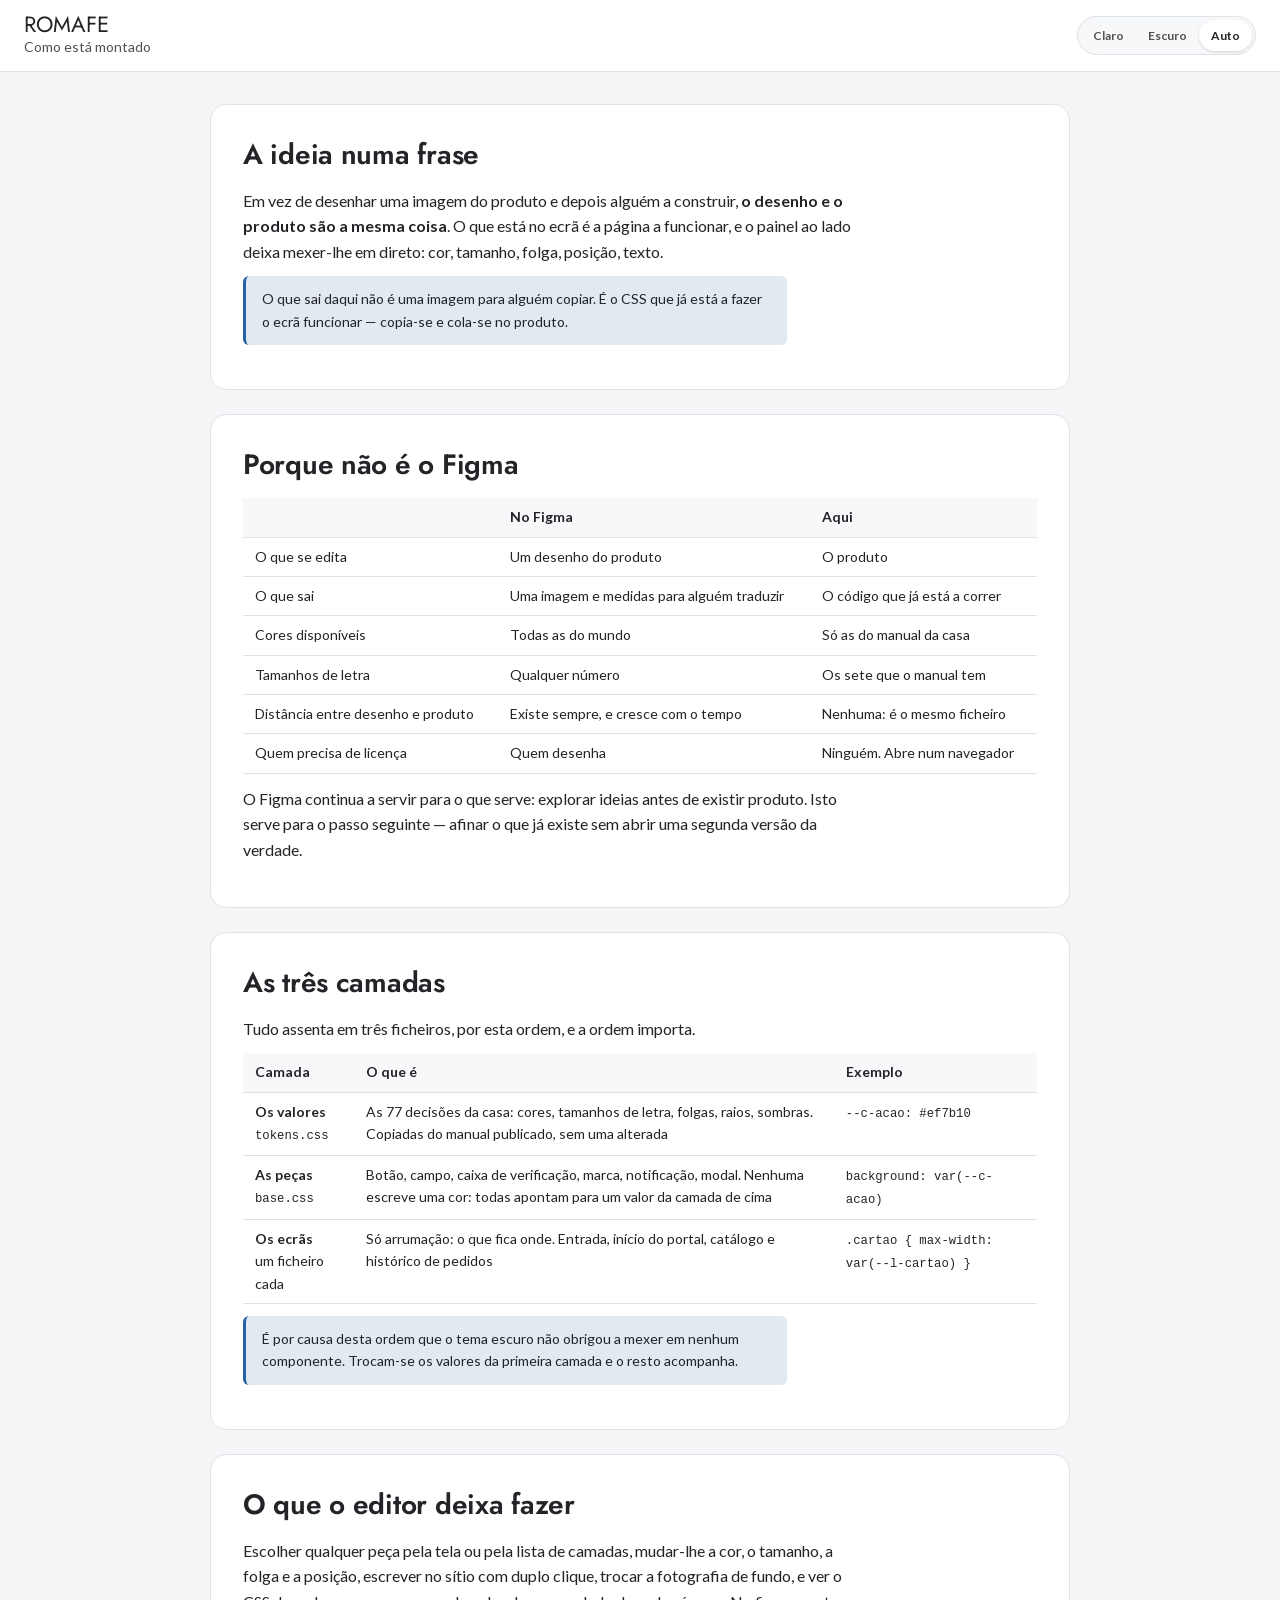
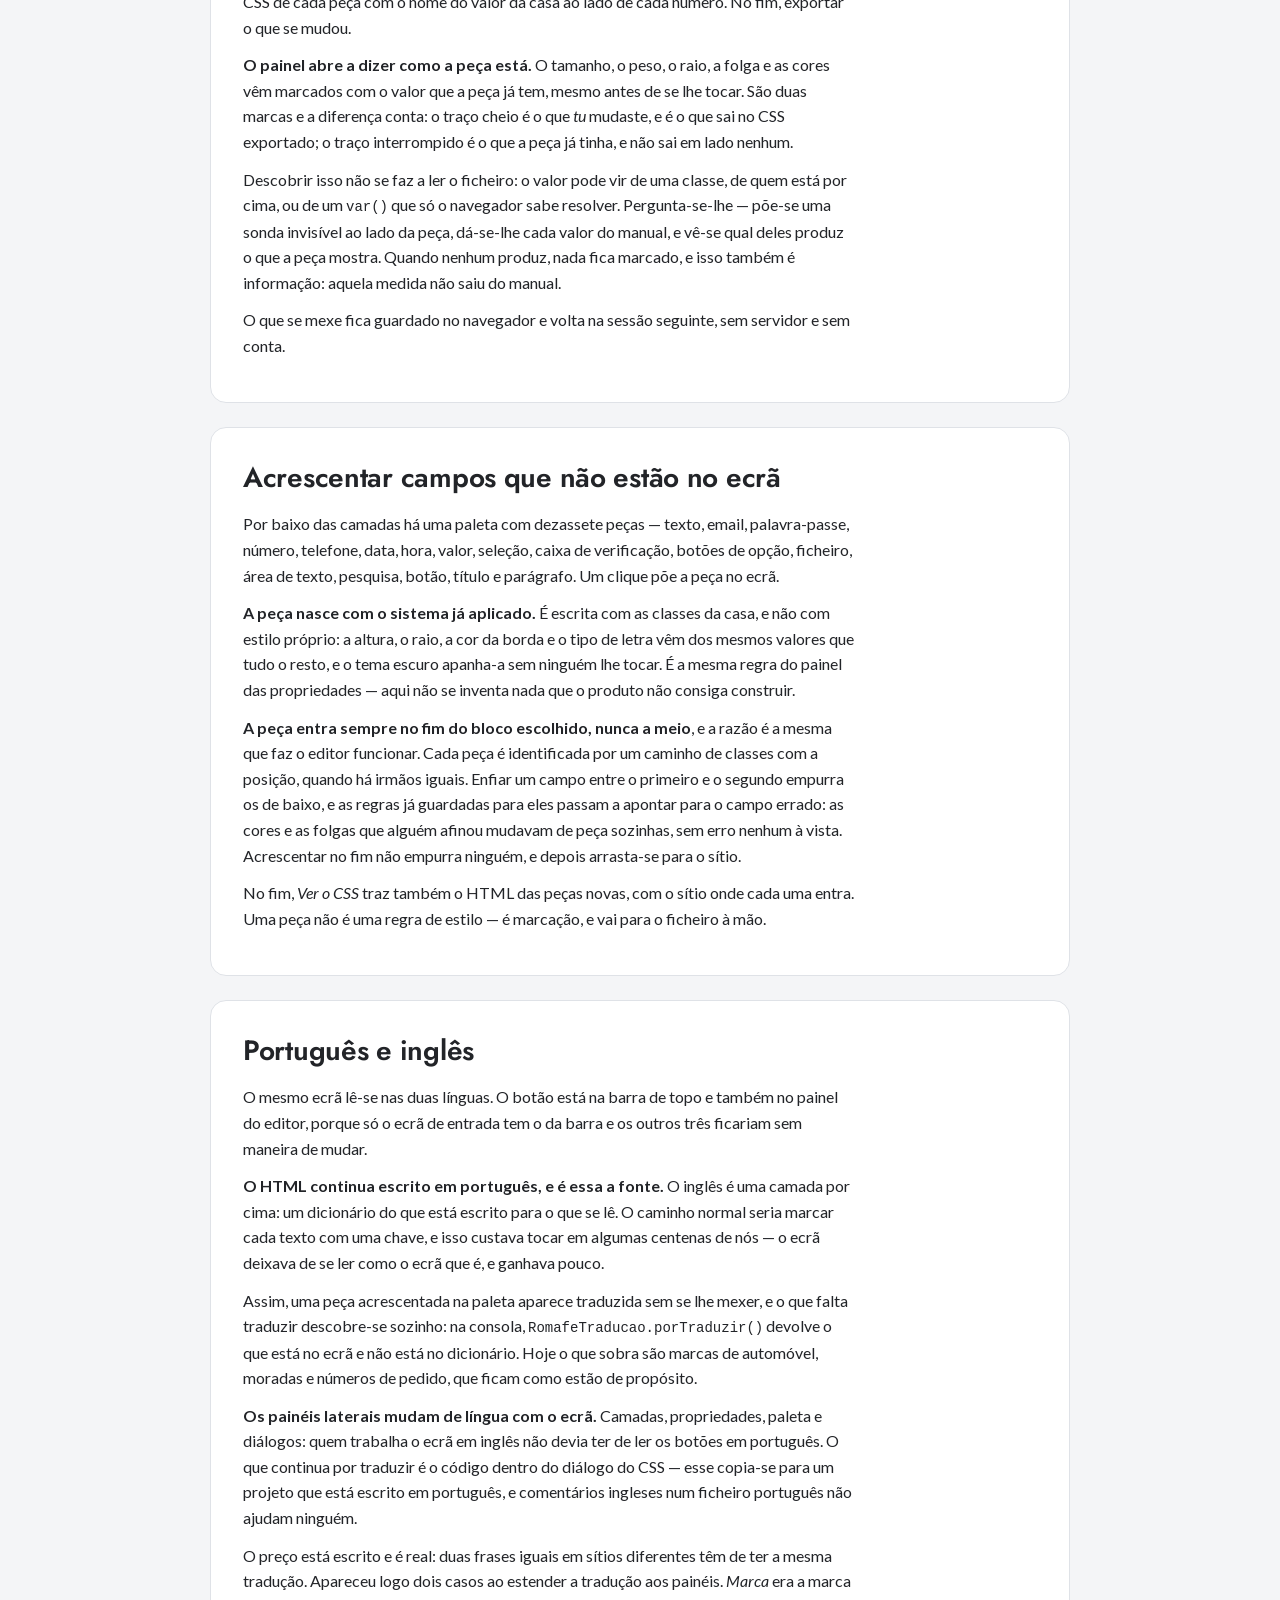
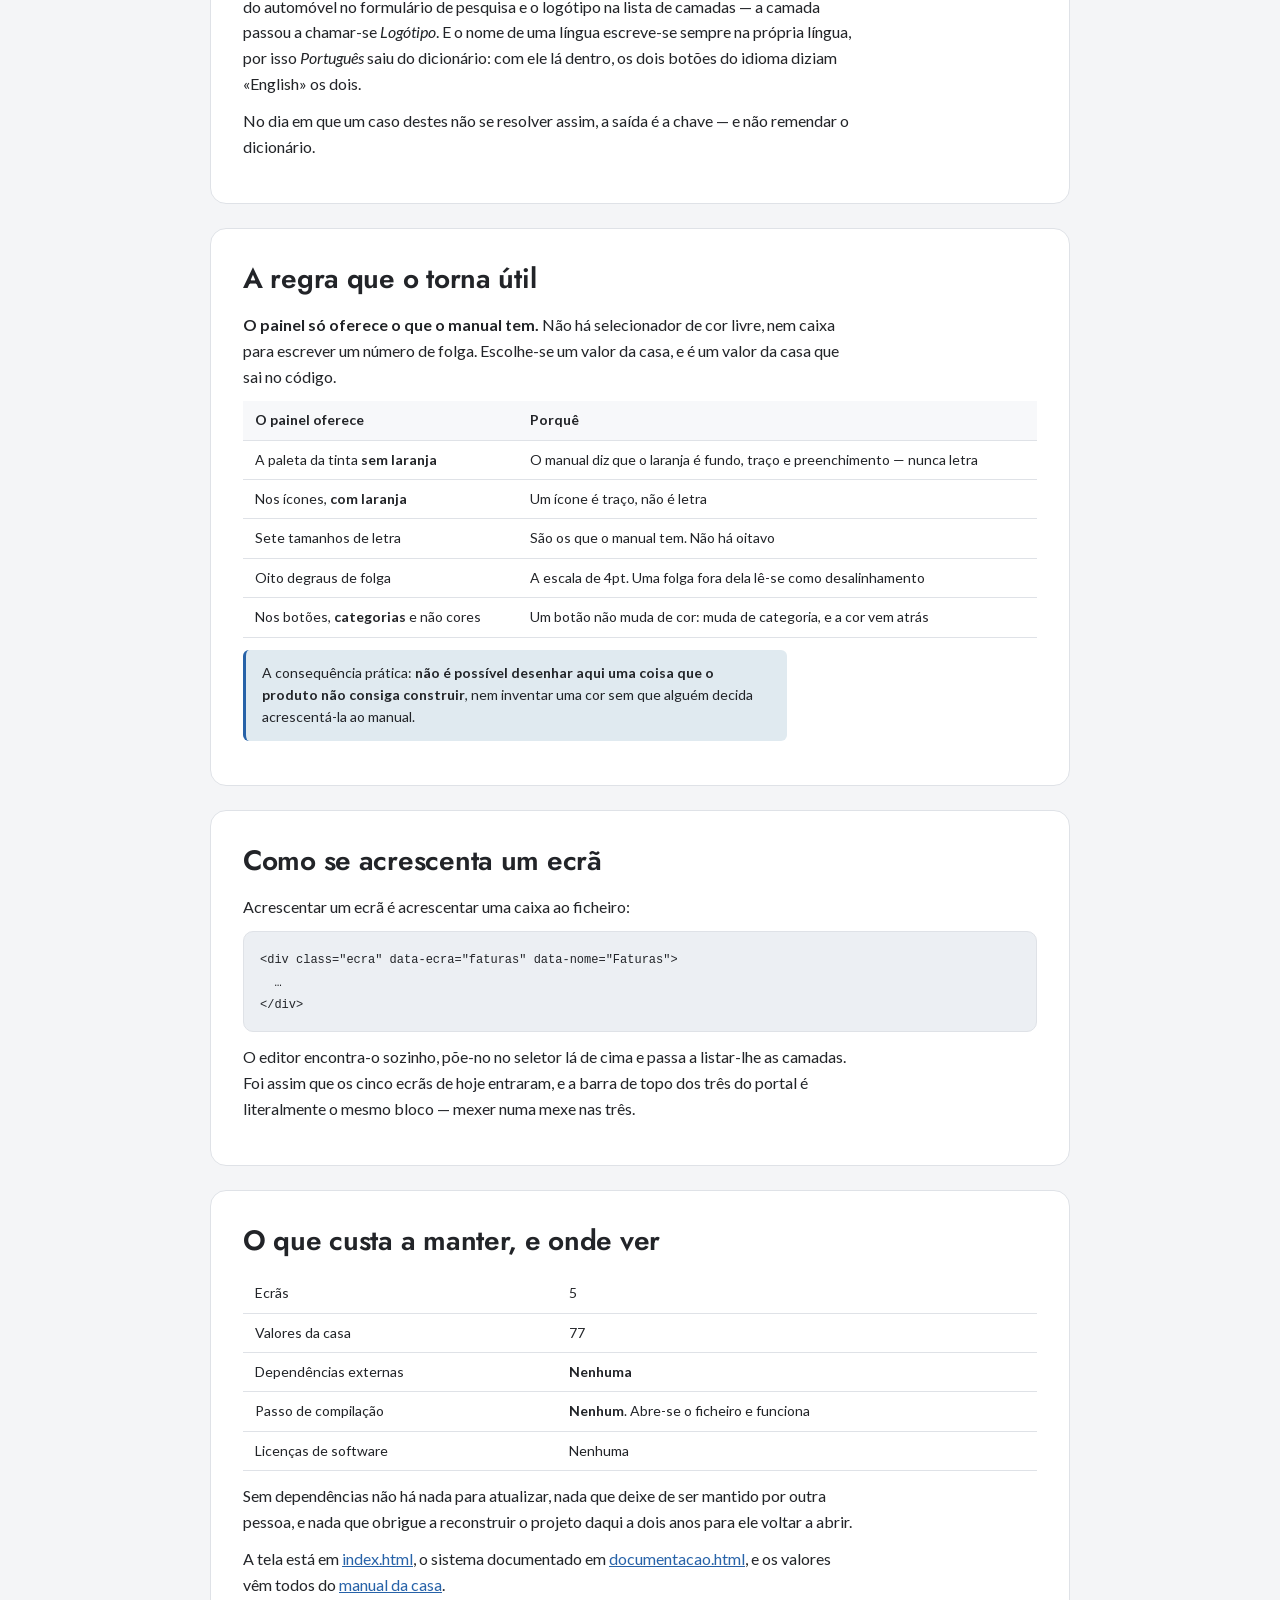
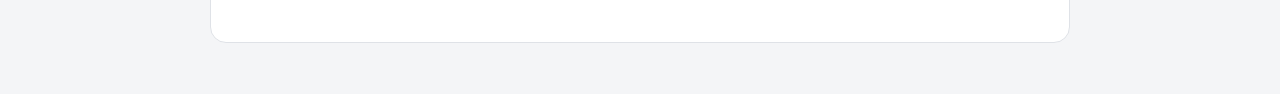
<file: web/como-funciona.html>
<!DOCTYPE html>
<html lang="pt">
<head>
<meta charset="utf-8">
<meta name="viewport" content="width=device-width, initial-scale=1">
<title>Como está montado — ROMAFE</title>
<meta name="description" content="O que é a tela de desenho da ROMAFE, porque não é o Figma, e como está construída.">
<link rel="stylesheet" href="assets/css/tokens.css">
<link rel="stylesheet" href="assets/css/base.css">
<link rel="stylesheet" href="assets/css/documentacao.css">
<script src="assets/js/tema.js"></script>
</head>
<body>

<a class="skip-link" href="#conteudo">Saltar para o conteúdo</a>

<header class="doc-topo">
  <div>
    <h1 class="doc-topo__titulo marca">ROMAFE</h1>
    <p class="doc-topo__sub">Como está montado</p>
  </div>
  <div class="segmented" role="group" aria-label="Tema da interface">
    <button type="button" class="segmented__btn" data-tema="light" aria-pressed="false">Claro</button>
    <button type="button" class="segmented__btn" data-tema="dark" aria-pressed="false">Escuro</button>
    <button type="button" class="segmented__btn" data-tema="auto" aria-pressed="true">Auto</button>
  </div>
</header>

<div class="doc-corpo doc-corpo--simples">
  <main class="doc-conteudo" id="conteudo">

    <section class="seccao" id="ideia">
      <h2>A ideia numa frase</h2>
      <p>
        Em vez de desenhar uma imagem do produto e depois alguém a construir,
        <strong>o desenho e o produto são a mesma coisa</strong>. O que está no
        ecrã é a página a funcionar, e o painel ao lado deixa mexer-lhe em
        direto: cor, tamanho, folga, posição, texto.
      </p>
      <p class="nota">
        O que sai daqui não é uma imagem para alguém copiar. É o CSS que já
        está a fazer o ecrã funcionar — copia-se e cola-se no produto.
      </p>
    </section>

    <section class="seccao" id="diferenca">
      <h2>Porque não é o Figma</h2>
      <table class="tabela">
        <thead><tr><th></th><th>No Figma</th><th>Aqui</th></tr></thead>
        <tbody>
          <tr><td>O que se edita</td><td>Um desenho do produto</td><td>O produto</td></tr>
          <tr><td>O que sai</td><td>Uma imagem e medidas para alguém traduzir</td><td>O código que já está a correr</td></tr>
          <tr><td>Cores disponíveis</td><td>Todas as do mundo</td><td>Só as do manual da casa</td></tr>
          <tr><td>Tamanhos de letra</td><td>Qualquer número</td><td>Os sete que o manual tem</td></tr>
          <tr><td>Distância entre desenho e produto</td><td>Existe sempre, e cresce com o tempo</td><td>Nenhuma: é o mesmo ficheiro</td></tr>
          <tr><td>Quem precisa de licença</td><td>Quem desenha</td><td>Ninguém. Abre num navegador</td></tr>
        </tbody>
      </table>
      <p>
        O Figma continua a servir para o que serve: explorar ideias antes de
        existir produto. Isto serve para o passo seguinte — afinar o que já
        existe sem abrir uma segunda versão da verdade.
      </p>
    </section>

    <section class="seccao" id="camadas">
      <h2>As três camadas</h2>
      <p>Tudo assenta em três ficheiros, por esta ordem, e a ordem importa.</p>
      <table class="tabela">
        <thead><tr><th>Camada</th><th>O que é</th><th>Exemplo</th></tr></thead>
        <tbody>
          <tr>
            <td><strong>Os valores</strong><br><code>tokens.css</code></td>
            <td>As 77 decisões da casa: cores, tamanhos de letra, folgas, raios, sombras. Copiadas do manual publicado, sem uma alterada</td>
            <td><code>--c-acao: #ef7b10</code></td>
          </tr>
          <tr>
            <td><strong>As peças</strong><br><code>base.css</code></td>
            <td>Botão, campo, caixa de verificação, marca, notificação, modal. Nenhuma escreve uma cor: todas apontam para um valor da camada de cima</td>
            <td><code>background: var(--c-acao)</code></td>
          </tr>
          <tr>
            <td><strong>Os ecrãs</strong><br>um ficheiro cada</td>
            <td>Só arrumação: o que fica onde. Entrada, início do portal, catálogo e histórico de pedidos</td>
            <td><code>.cartao { max-width: var(--l-cartao) }</code></td>
          </tr>
        </tbody>
      </table>
      <p class="nota">
        É por causa desta ordem que o tema escuro não obrigou a mexer em nenhum
        componente. Trocam-se os valores da primeira camada e o resto acompanha.
      </p>
    </section>

    <section class="seccao" id="editor">
      <h2>O que o editor deixa fazer</h2>
      <p>
        Escolher qualquer peça pela tela ou pela lista de camadas, mudar-lhe a
        cor, o tamanho, a folga e a posição, escrever no sítio com duplo clique,
        trocar a fotografia de fundo, e ver o CSS de cada peça com o nome do
        valor da casa ao lado de cada número. No fim, exportar o que se mudou.
      </p>
      <p>
        <strong>O painel abre a dizer como a peça está.</strong> O tamanho, o
        peso, o raio, a folga e as cores vêm marcados com o valor que a peça já
        tem, mesmo antes de se lhe tocar. São duas marcas e a diferença conta: o
        traço cheio é o que <em>tu</em> mudaste, e é o que sai no CSS exportado;
        o traço interrompido é o que a peça já tinha, e não sai em lado nenhum.
      </p>
      <p>
        Descobrir isso não se faz a ler o ficheiro: o valor pode vir de uma
        classe, de quem está por cima, ou de um <code>var()</code> que só o
        navegador sabe resolver. Pergunta-se-lhe — põe-se uma sonda invisível ao
        lado da peça, dá-se-lhe cada valor do manual, e vê-se qual deles produz
        o que a peça mostra. Quando nenhum produz, nada fica marcado, e isso
        também é informação: aquela medida não saiu do manual.
      </p>
      <p>
        O que se mexe fica guardado no navegador e volta na sessão seguinte, sem
        servidor e sem conta.
      </p>
    </section>

    <section class="seccao" id="acrescentar">
      <h2>Acrescentar campos que não estão no ecrã</h2>
      <p>
        Por baixo das camadas há uma paleta com dezassete peças — texto, email,
        palavra-passe, número, telefone, data, hora, valor, seleção, caixa de
        verificação, botões de opção, ficheiro, área de texto, pesquisa, botão,
        título e parágrafo. Um clique põe a peça no ecrã.
      </p>
      <p>
        <strong>A peça nasce com o sistema já aplicado.</strong> É escrita com
        as classes da casa, e não com estilo próprio: a altura, o raio, a cor da
        borda e o tipo de letra vêm dos mesmos valores que tudo o resto, e o tema
        escuro apanha-a sem ninguém lhe tocar. É a mesma regra do painel das
        propriedades — aqui não se inventa nada que o produto não consiga
        construir.
      </p>
      <p>
        <strong>A peça entra sempre no fim do bloco escolhido, nunca a meio</strong>,
        e a razão é a mesma que faz o editor funcionar. Cada peça é identificada
        por um caminho de classes com a posição, quando há irmãos iguais. Enfiar
        um campo entre o primeiro e o segundo empurra os de baixo, e as regras
        já guardadas para eles passam a apontar para o campo errado: as cores e
        as folgas que alguém afinou mudavam de peça sozinhas, sem erro nenhum à
        vista. Acrescentar no fim não empurra ninguém, e depois arrasta-se para o
        sítio.
      </p>
      <p>
        No fim, <em>Ver o CSS</em> traz também o HTML das peças novas, com o
        sítio onde cada uma entra. Uma peça não é uma regra de estilo — é
        marcação, e vai para o ficheiro à mão.
      </p>
    </section>

    <section class="seccao" id="idioma">
      <h2>Português e inglês</h2>
      <p>
        O mesmo ecrã lê-se nas duas línguas. O botão está na barra de topo e
        também no painel do editor, porque só o ecrã de entrada tem o da barra e
        os outros três ficariam sem maneira de mudar.
      </p>
      <p>
        <strong>O HTML continua escrito em português, e é essa a fonte.</strong>
        O inglês é uma camada por cima: um dicionário do que está escrito para o
        que se lê. O caminho normal seria marcar cada texto com uma chave, e isso
        custava tocar em algumas centenas de nós — o ecrã deixava de se ler como
        o ecrã que é, e ganhava pouco.
      </p>
      <p>
        Assim, uma peça acrescentada na paleta aparece traduzida sem se lhe
        mexer, e o que falta traduzir descobre-se sozinho: na consola,
        <code>RomafeTraducao.porTraduzir()</code> devolve o que está no ecrã e
        não está no dicionário. Hoje o que sobra são marcas de automóvel,
        moradas e números de pedido, que ficam como estão de propósito.
      </p>
      <p>
        <strong>Os painéis laterais mudam de língua com o ecrã.</strong> Camadas,
        propriedades, paleta e diálogos: quem trabalha o ecrã em inglês não devia
        ter de ler os botões em português. O que continua por traduzir é o código
        dentro do diálogo do CSS — esse copia-se para um projeto que está escrito
        em português, e comentários ingleses num ficheiro português não ajudam
        ninguém.
      </p>
      <p>
        O preço está escrito e é real: duas frases iguais em sítios diferentes
        têm de ter a mesma tradução. Apareceu logo dois casos ao estender a
        tradução aos painéis. <em>Marca</em> era a marca do automóvel no
        formulário de pesquisa e o logótipo na lista de camadas — a camada
        passou a chamar-se <em>Logótipo</em>. E o nome de uma língua escreve-se
        sempre na própria língua, por isso <em>Português</em> saiu do dicionário:
        com ele lá dentro, os dois botões do idioma diziam «English» os dois.
      </p>
      <p>
        No dia em que um caso destes não se resolver assim, a saída é a chave —
        e não remendar o dicionário.
      </p>
    </section>

    <section class="seccao" id="regra">
      <h2>A regra que o torna útil</h2>
      <p>
        <strong>O painel só oferece o que o manual tem.</strong> Não há
        selecionador de cor livre, nem caixa para escrever um número de folga.
        Escolhe-se um valor da casa, e é um valor da casa que sai no código.
      </p>
      <table class="tabela">
        <thead><tr><th>O painel oferece</th><th>Porquê</th></tr></thead>
        <tbody>
          <tr><td>A paleta da tinta <strong>sem laranja</strong></td><td>O manual diz que o laranja é fundo, traço e preenchimento — nunca letra</td></tr>
          <tr><td>Nos ícones, <strong>com laranja</strong></td><td>Um ícone é traço, não é letra</td></tr>
          <tr><td>Sete tamanhos de letra</td><td>São os que o manual tem. Não há oitavo</td></tr>
          <tr><td>Oito degraus de folga</td><td>A escala de 4pt. Uma folga fora dela lê-se como desalinhamento</td></tr>
          <tr><td>Nos botões, <strong>categorias</strong> e não cores</td><td>Um botão não muda de cor: muda de categoria, e a cor vem atrás</td></tr>
        </tbody>
      </table>
      <p class="nota">
        A consequência prática: <strong>não é possível desenhar aqui uma coisa
        que o produto não consiga construir</strong>, nem inventar uma cor sem
        que alguém decida acrescentá-la ao manual.
      </p>
    </section>

    <section class="seccao" id="crescer">
      <h2>Como se acrescenta um ecrã</h2>
      <p>Acrescentar um ecrã é acrescentar uma caixa ao ficheiro:</p>
      <pre><code>&lt;div class="ecra" data-ecra="faturas" data-nome="Faturas"&gt;
  …
&lt;/div&gt;</code></pre>
      <p>
        O editor encontra-o sozinho, põe-no no seletor lá de cima e passa a
        listar-lhe as camadas. Foi assim que os cinco ecrãs de hoje entraram, e
        a barra de topo dos três do portal é literalmente o mesmo bloco — mexer
        numa mexe nas três.
      </p>
    </section>

    <section class="seccao" id="custo">
      <h2>O que custa a manter, e onde ver</h2>
      <table class="tabela">
        <tbody>
          <tr><td>Ecrãs</td><td>5</td></tr>
          <tr><td>Valores da casa</td><td>77</td></tr>
          <tr><td>Dependências externas</td><td><strong>Nenhuma</strong></td></tr>
          <tr><td>Passo de compilação</td><td><strong>Nenhum</strong>. Abre-se o ficheiro e funciona</td></tr>
          <tr><td>Licenças de software</td><td>Nenhuma</td></tr>
        </tbody>
      </table>
      <p>
        Sem dependências não há nada para atualizar, nada que deixe de ser
        mantido por outra pessoa, e nada que obrigue a reconstruir o projeto
        daqui a dois anos para ele voltar a abrir.
      </p>
      <p>
        A tela está em <a href="index.html">index.html</a>, o sistema
        documentado em <a href="documentacao.html">documentacao.html</a>, e os
        valores vêm todos do
        <a href="https://romafe-work.github.io/UIUX/">manual da casa</a>.
      </p>
    </section>

  </main>
</div>

<script src="assets/js/documentacao.js"></script>
</body>
</html>
</file>
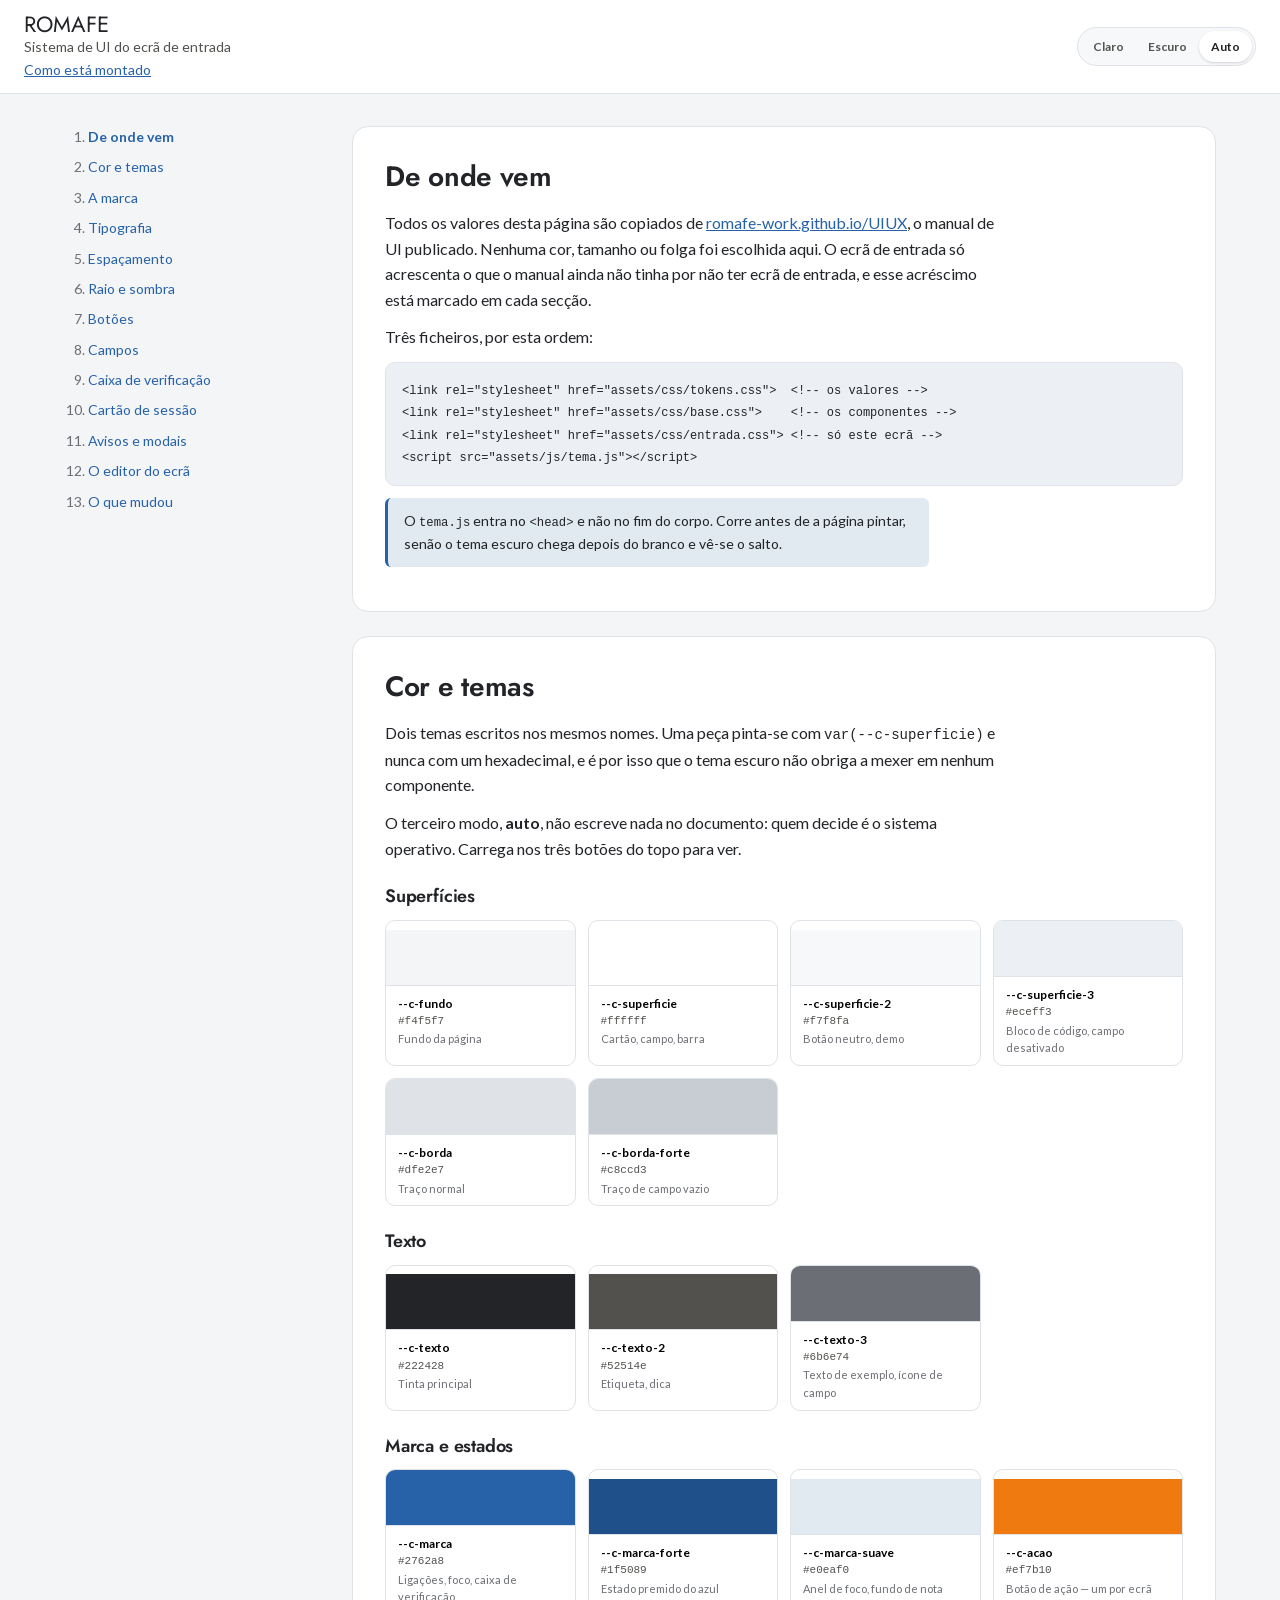
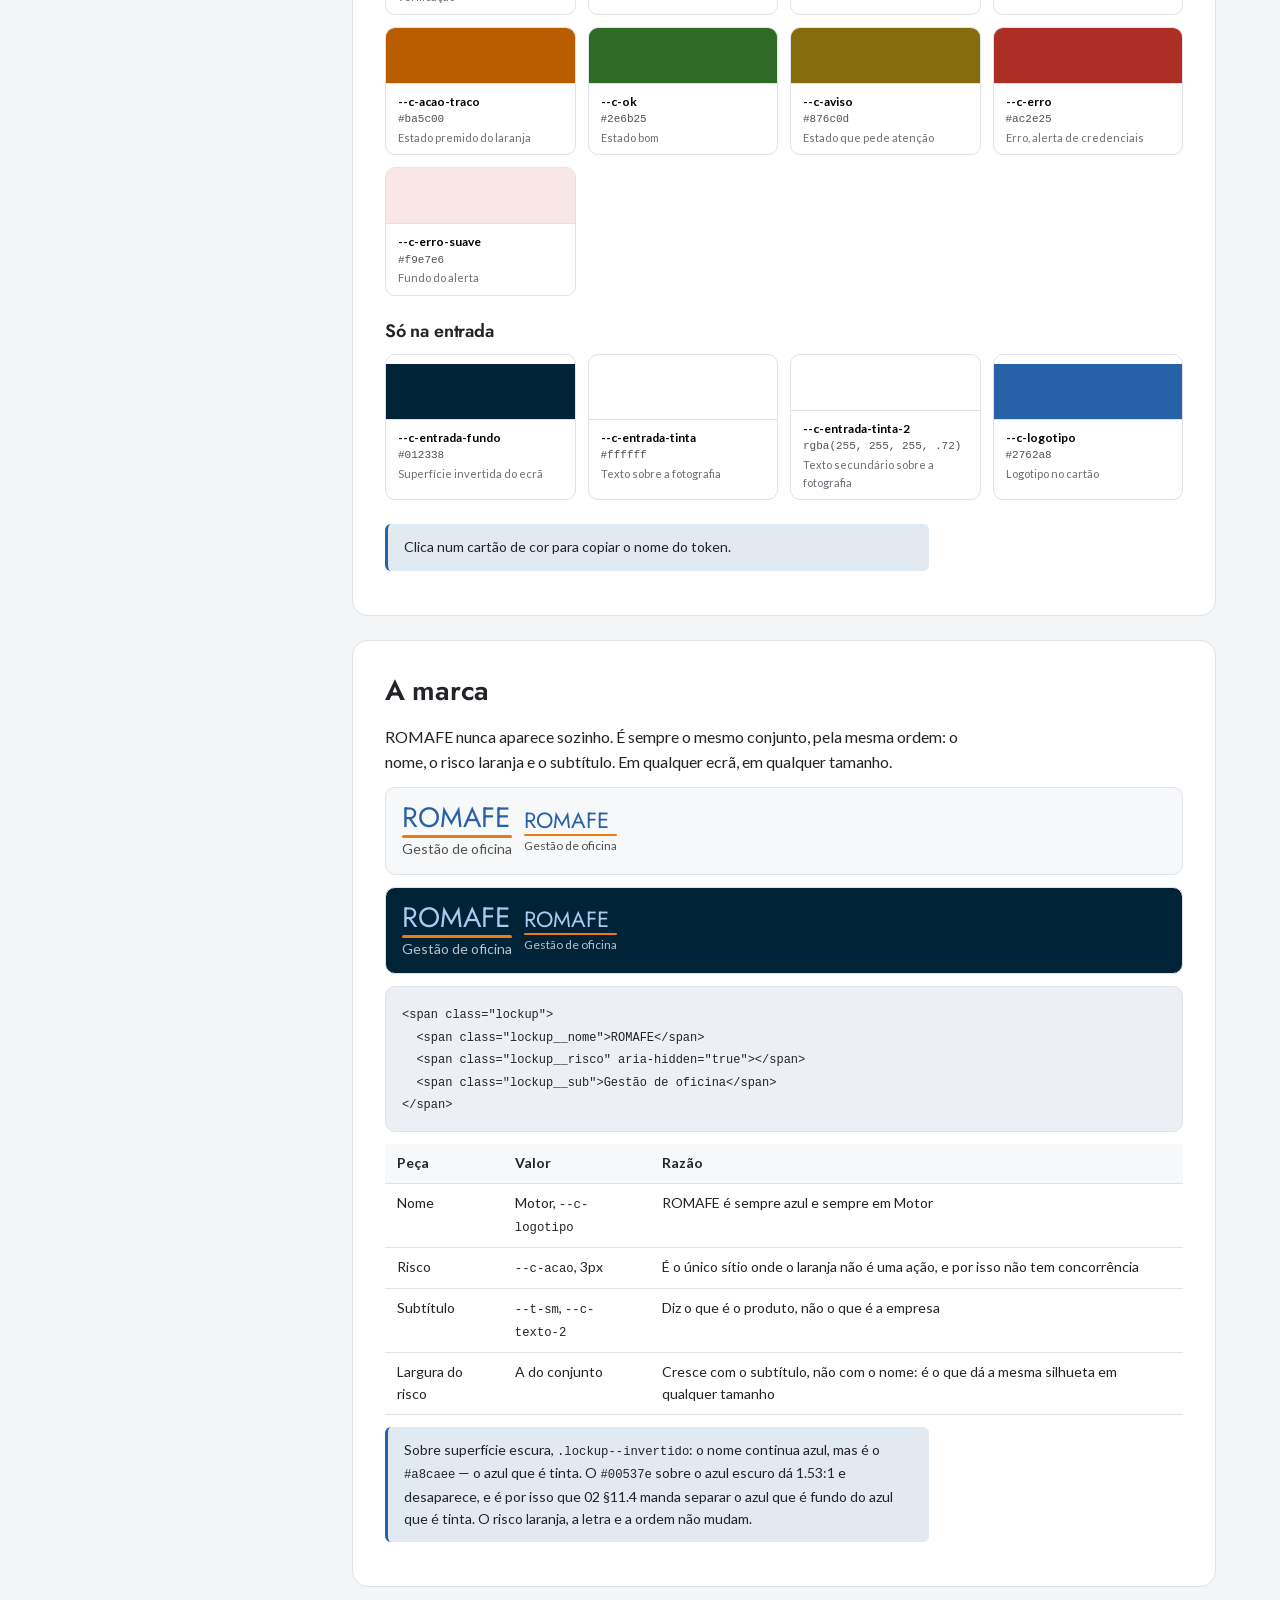
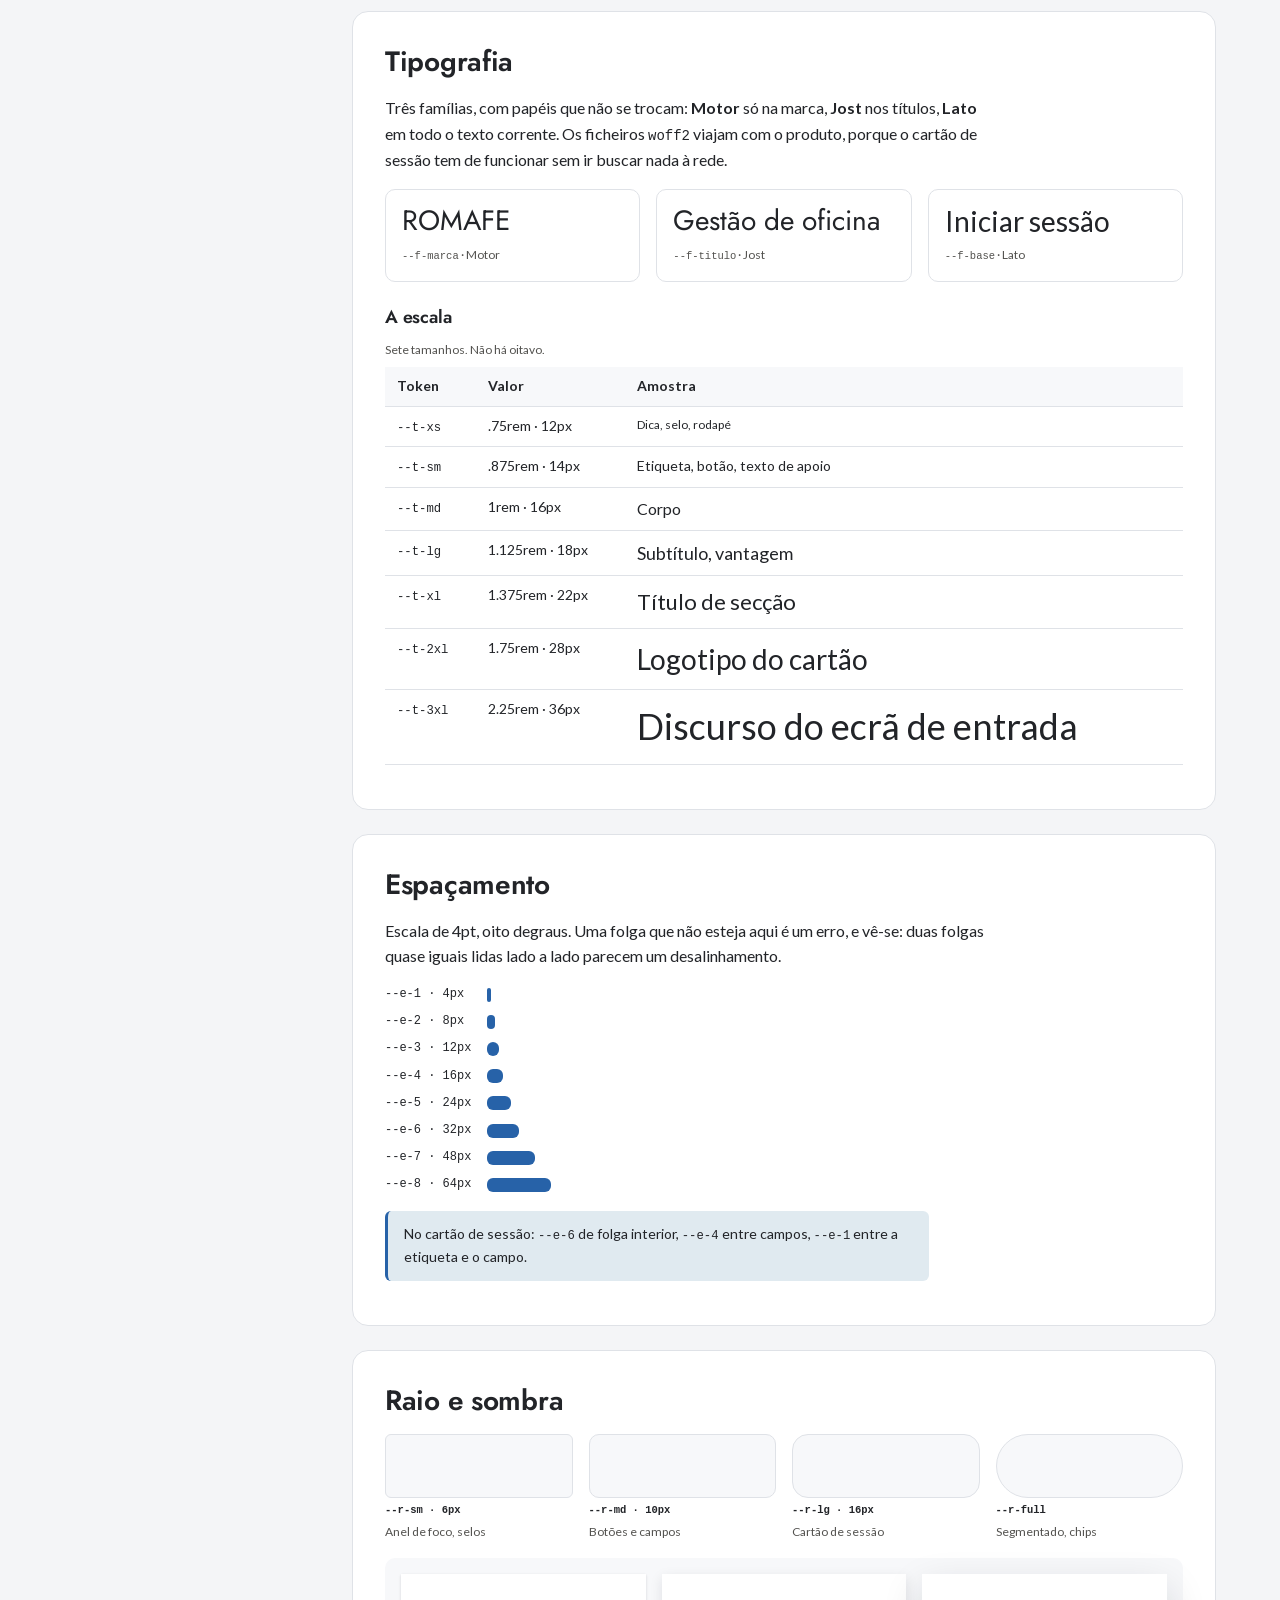
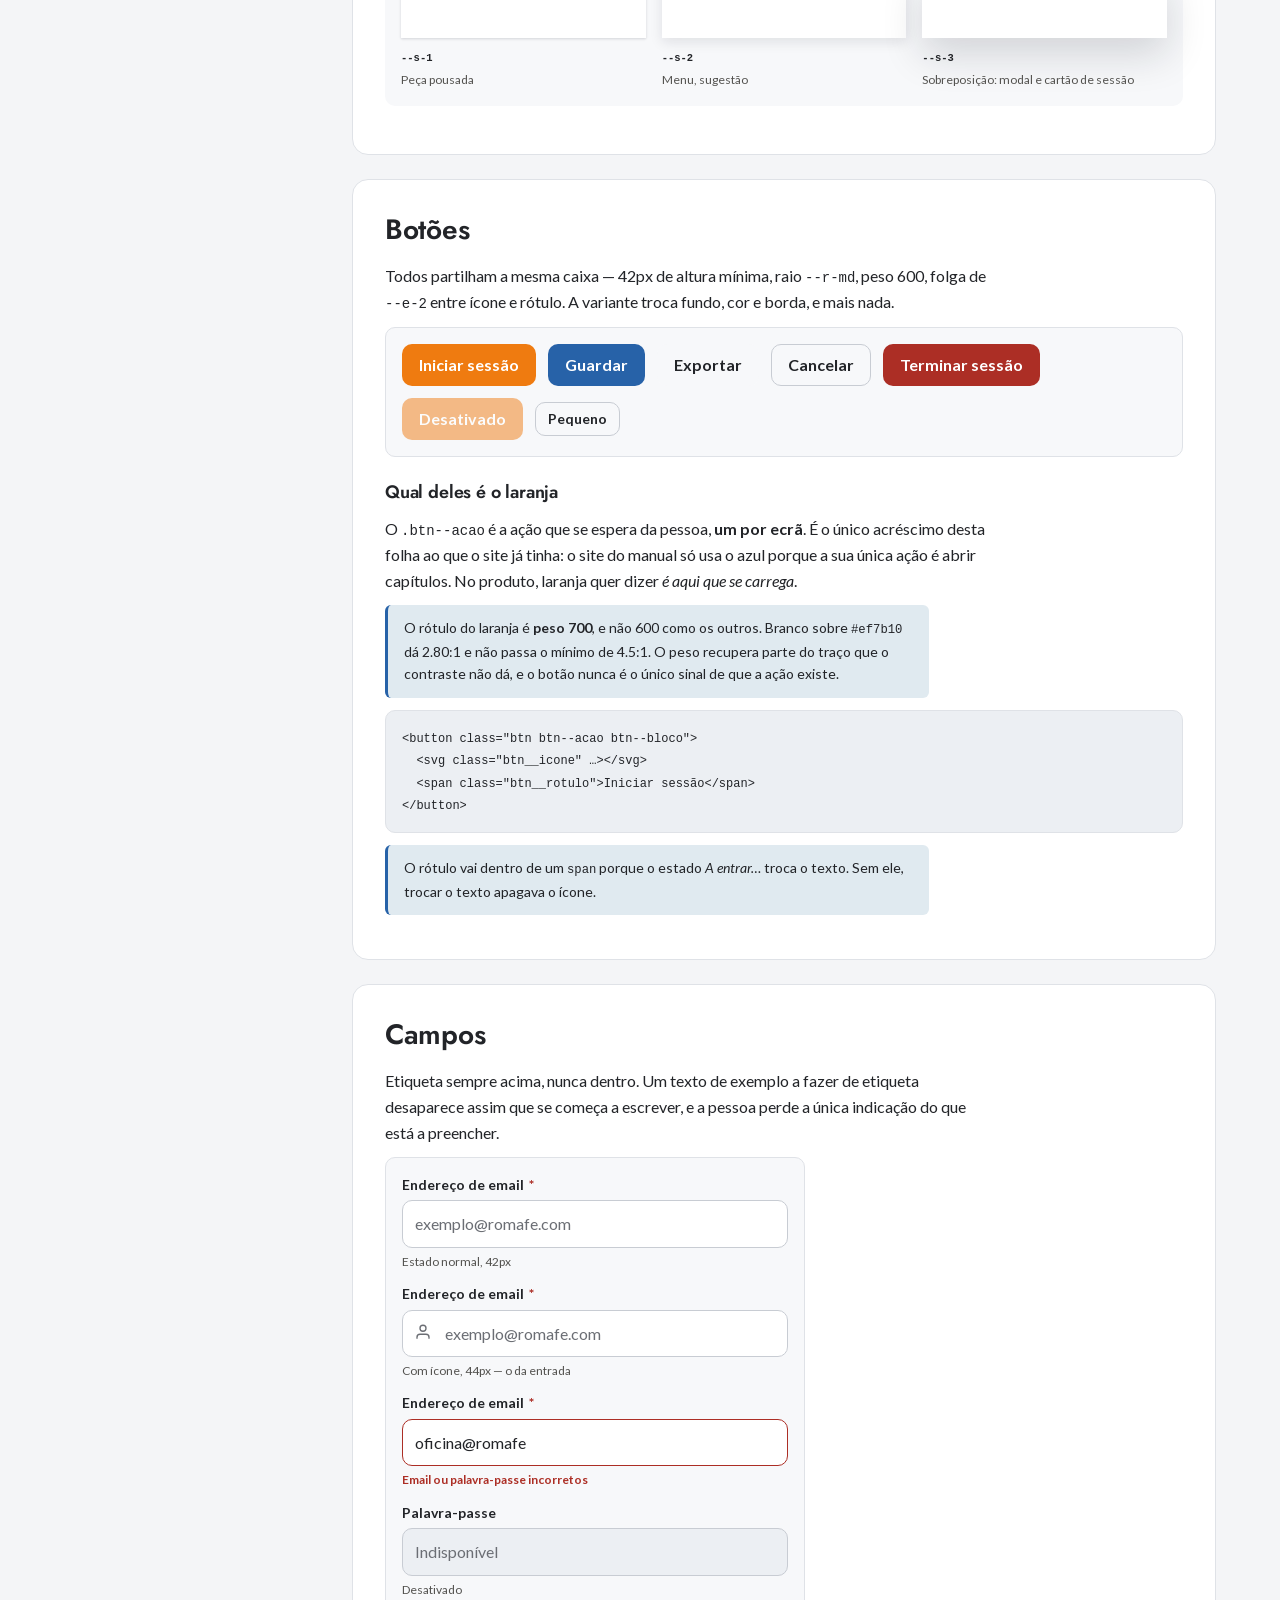
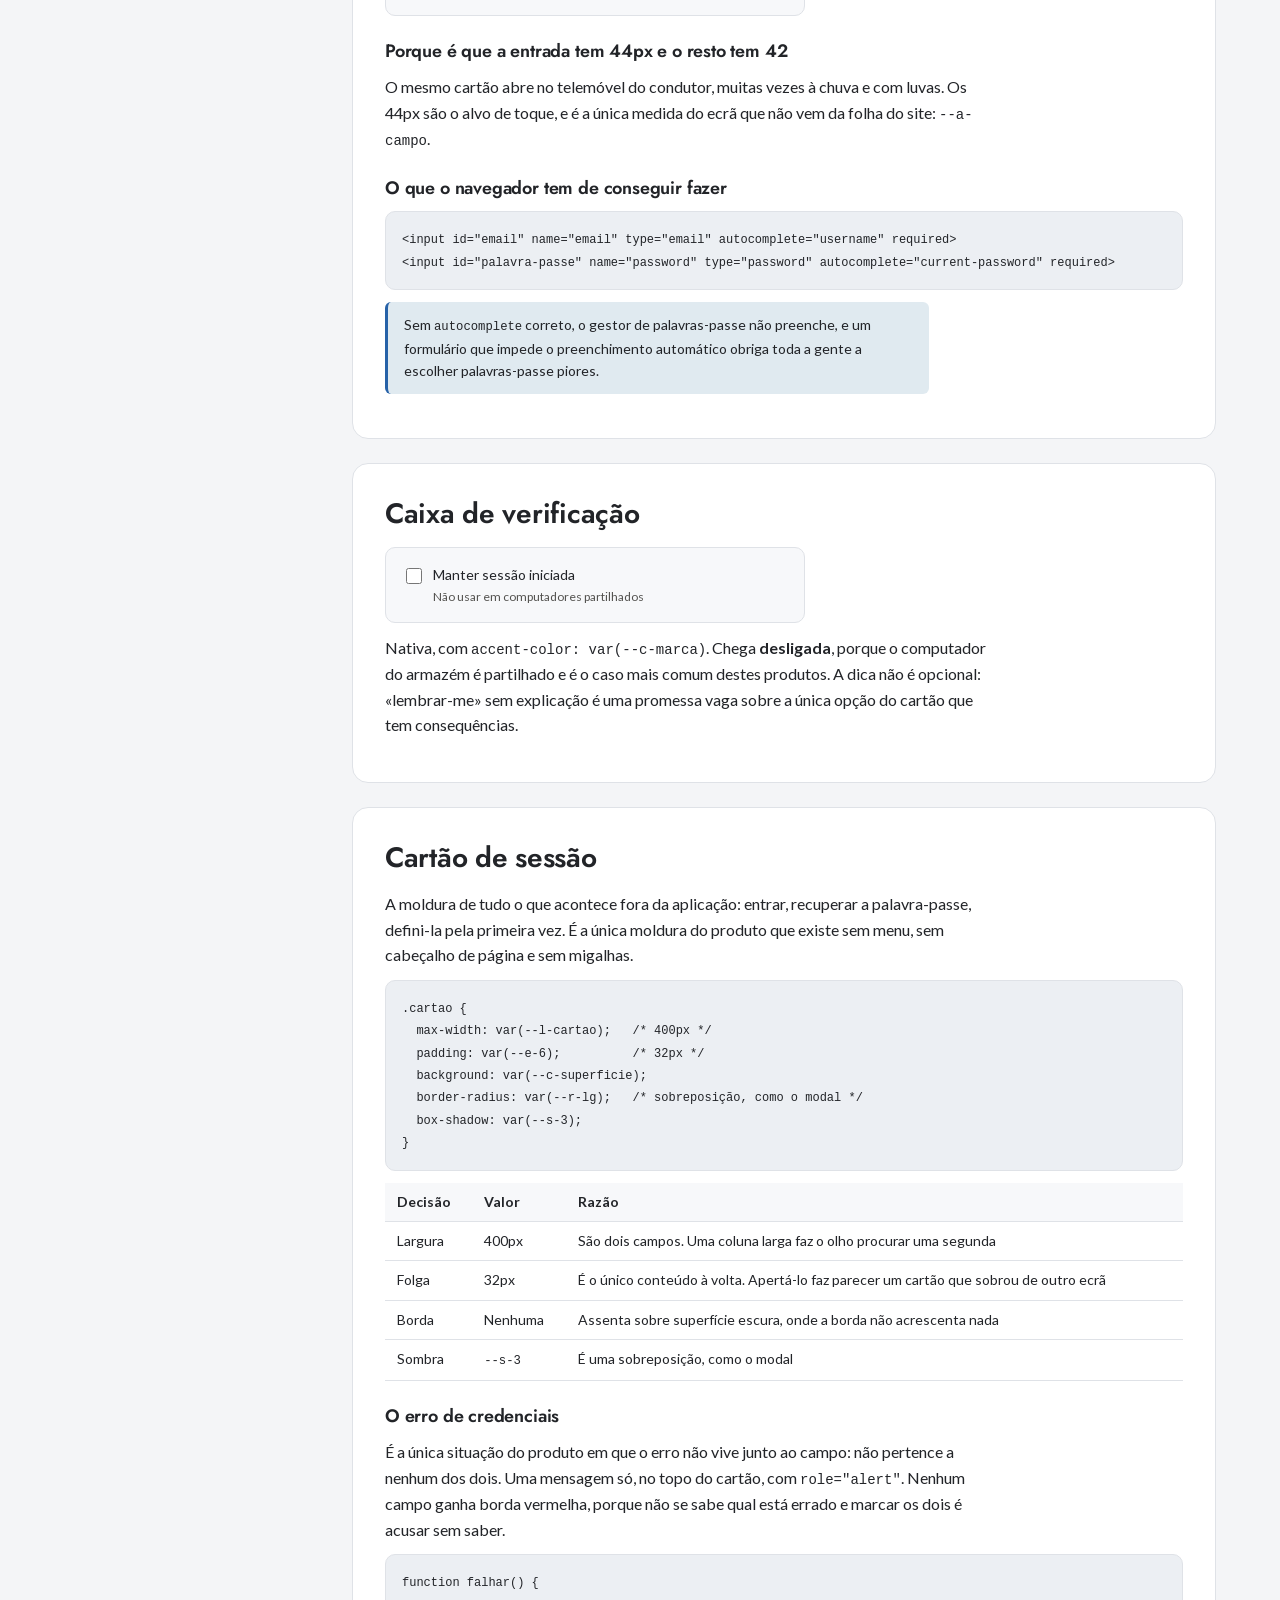
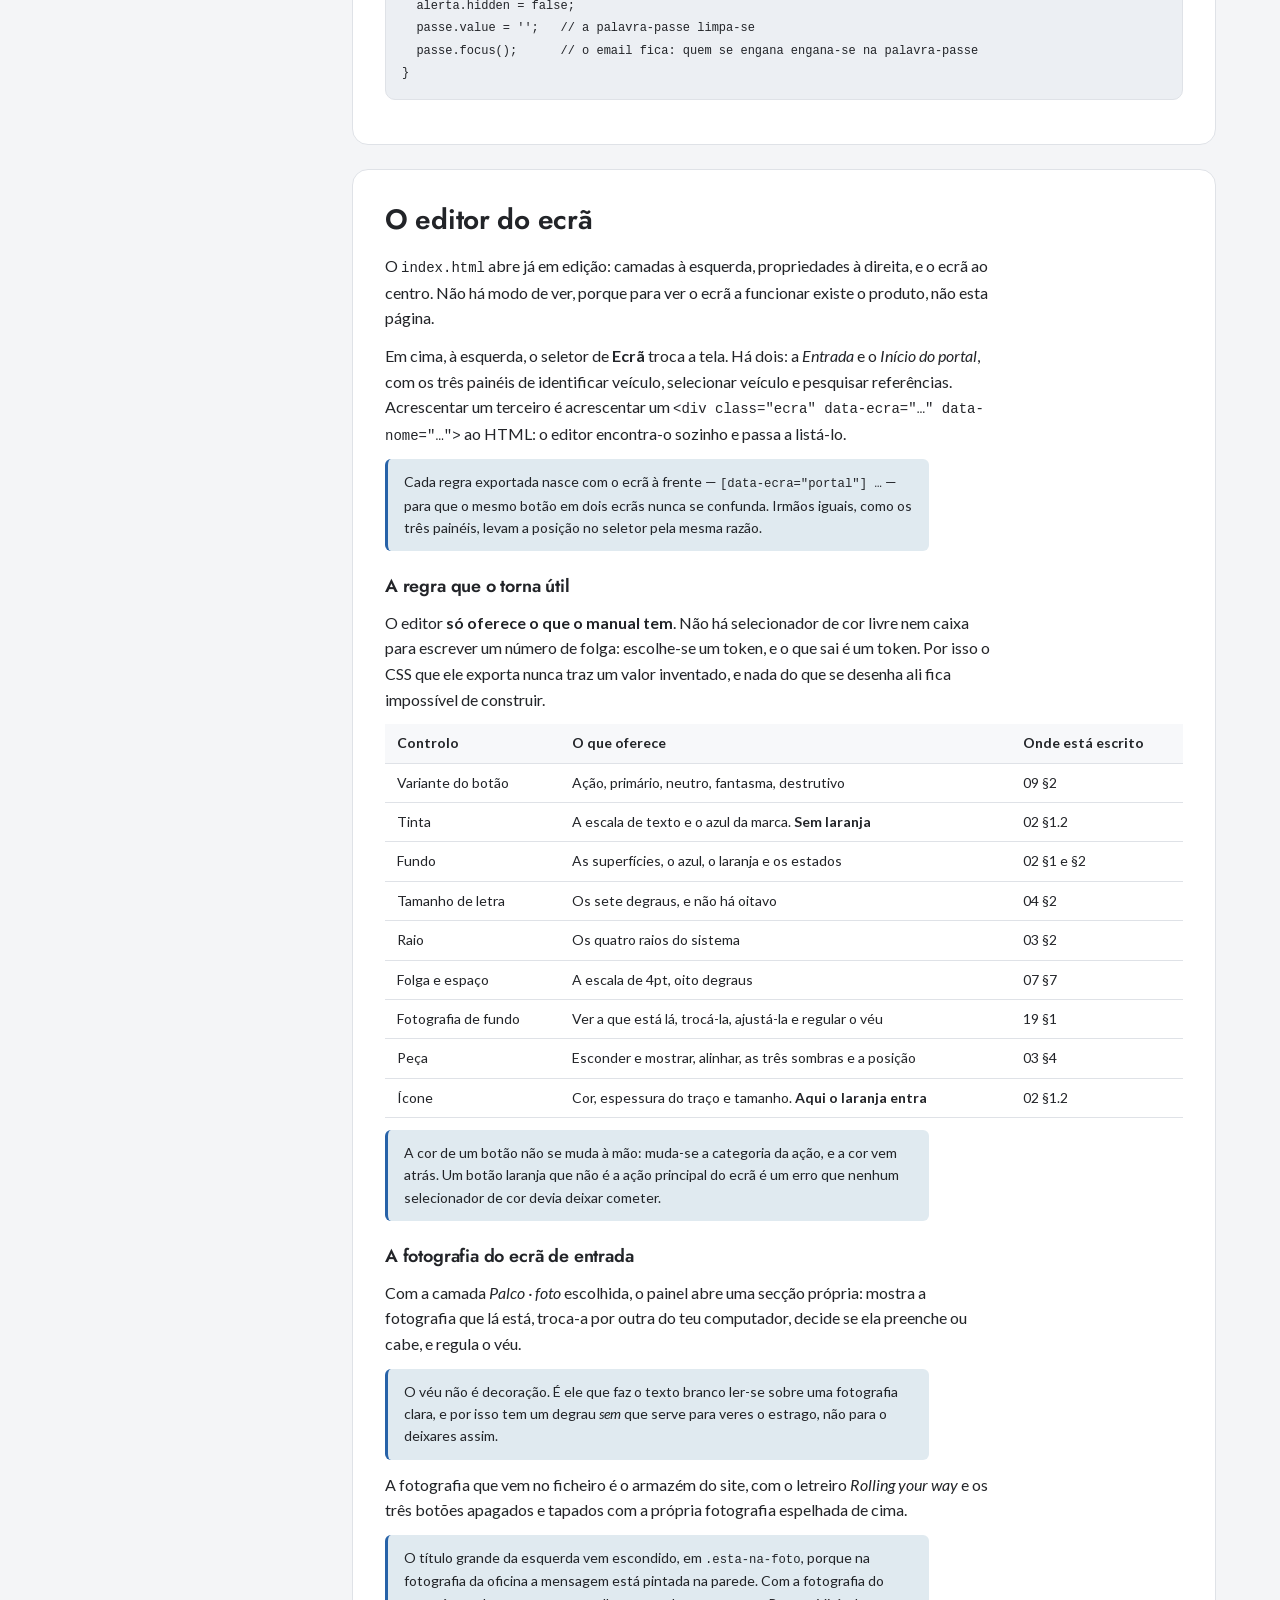
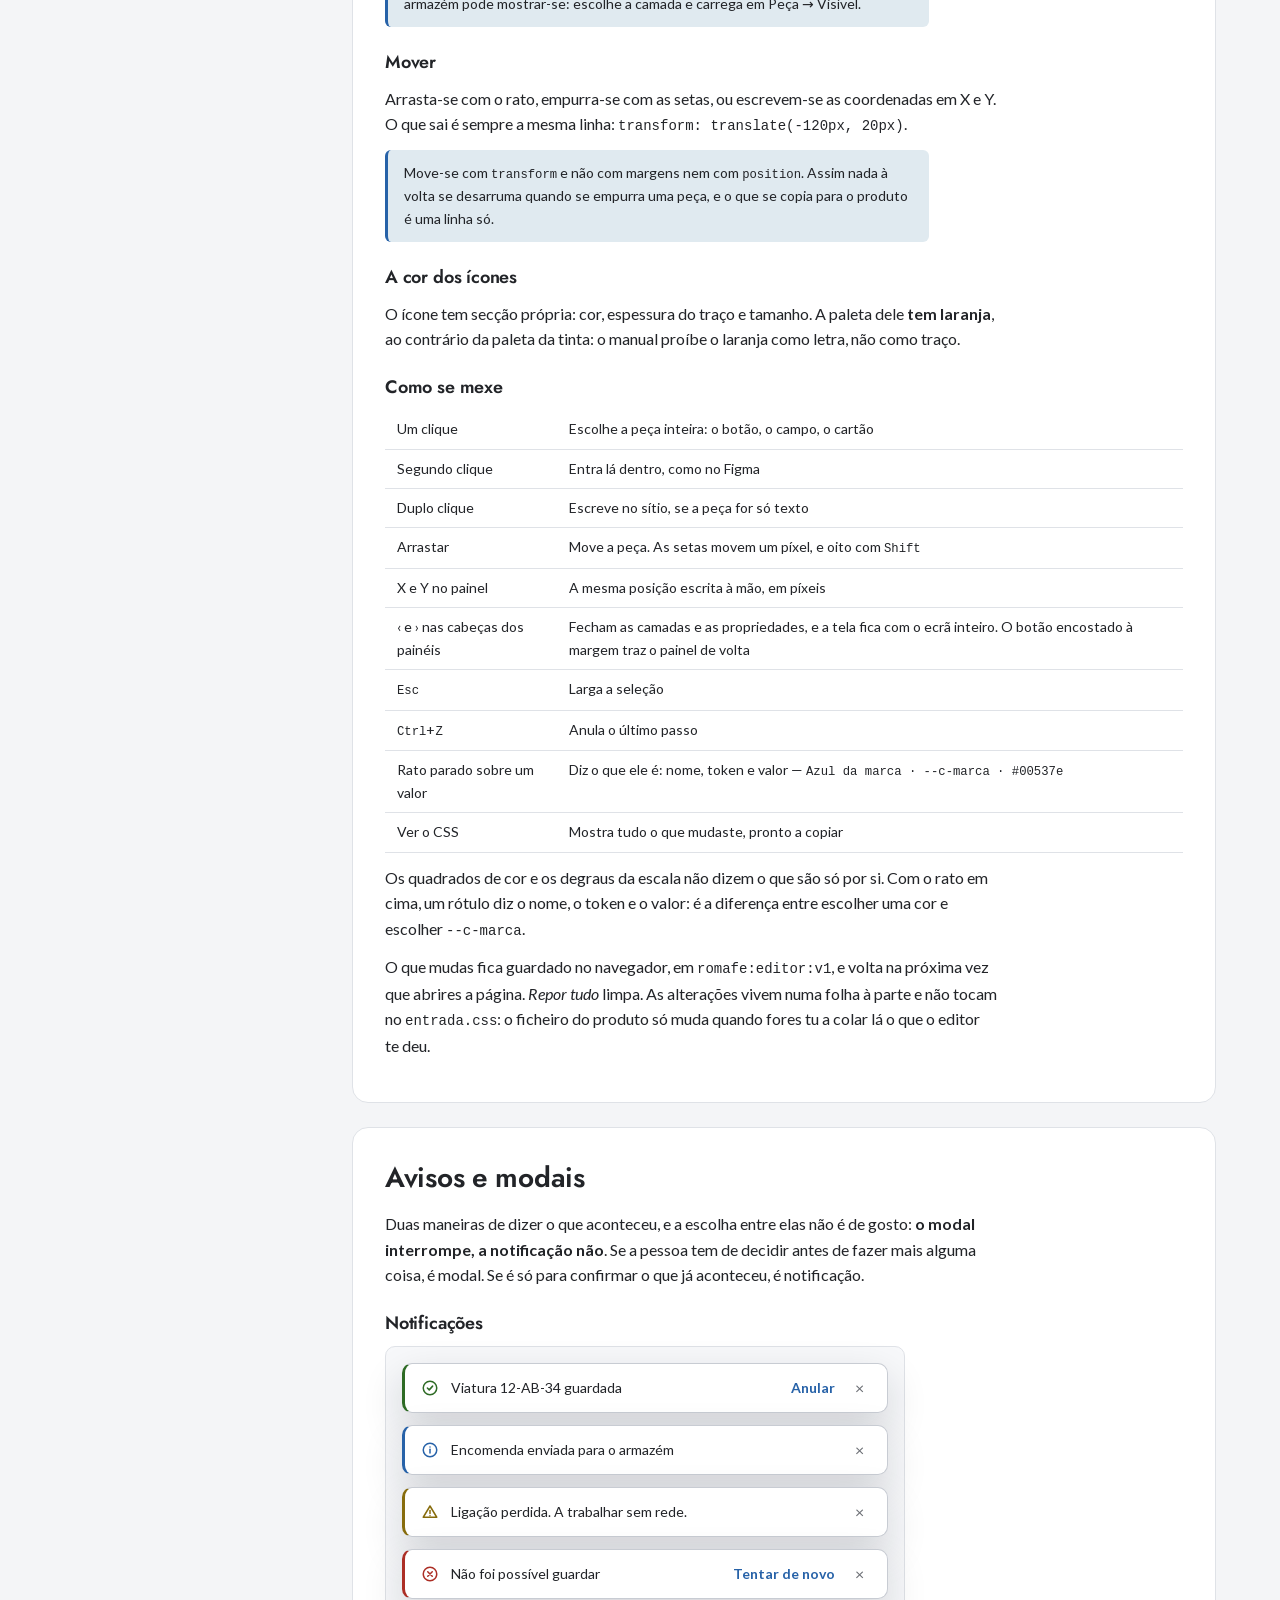
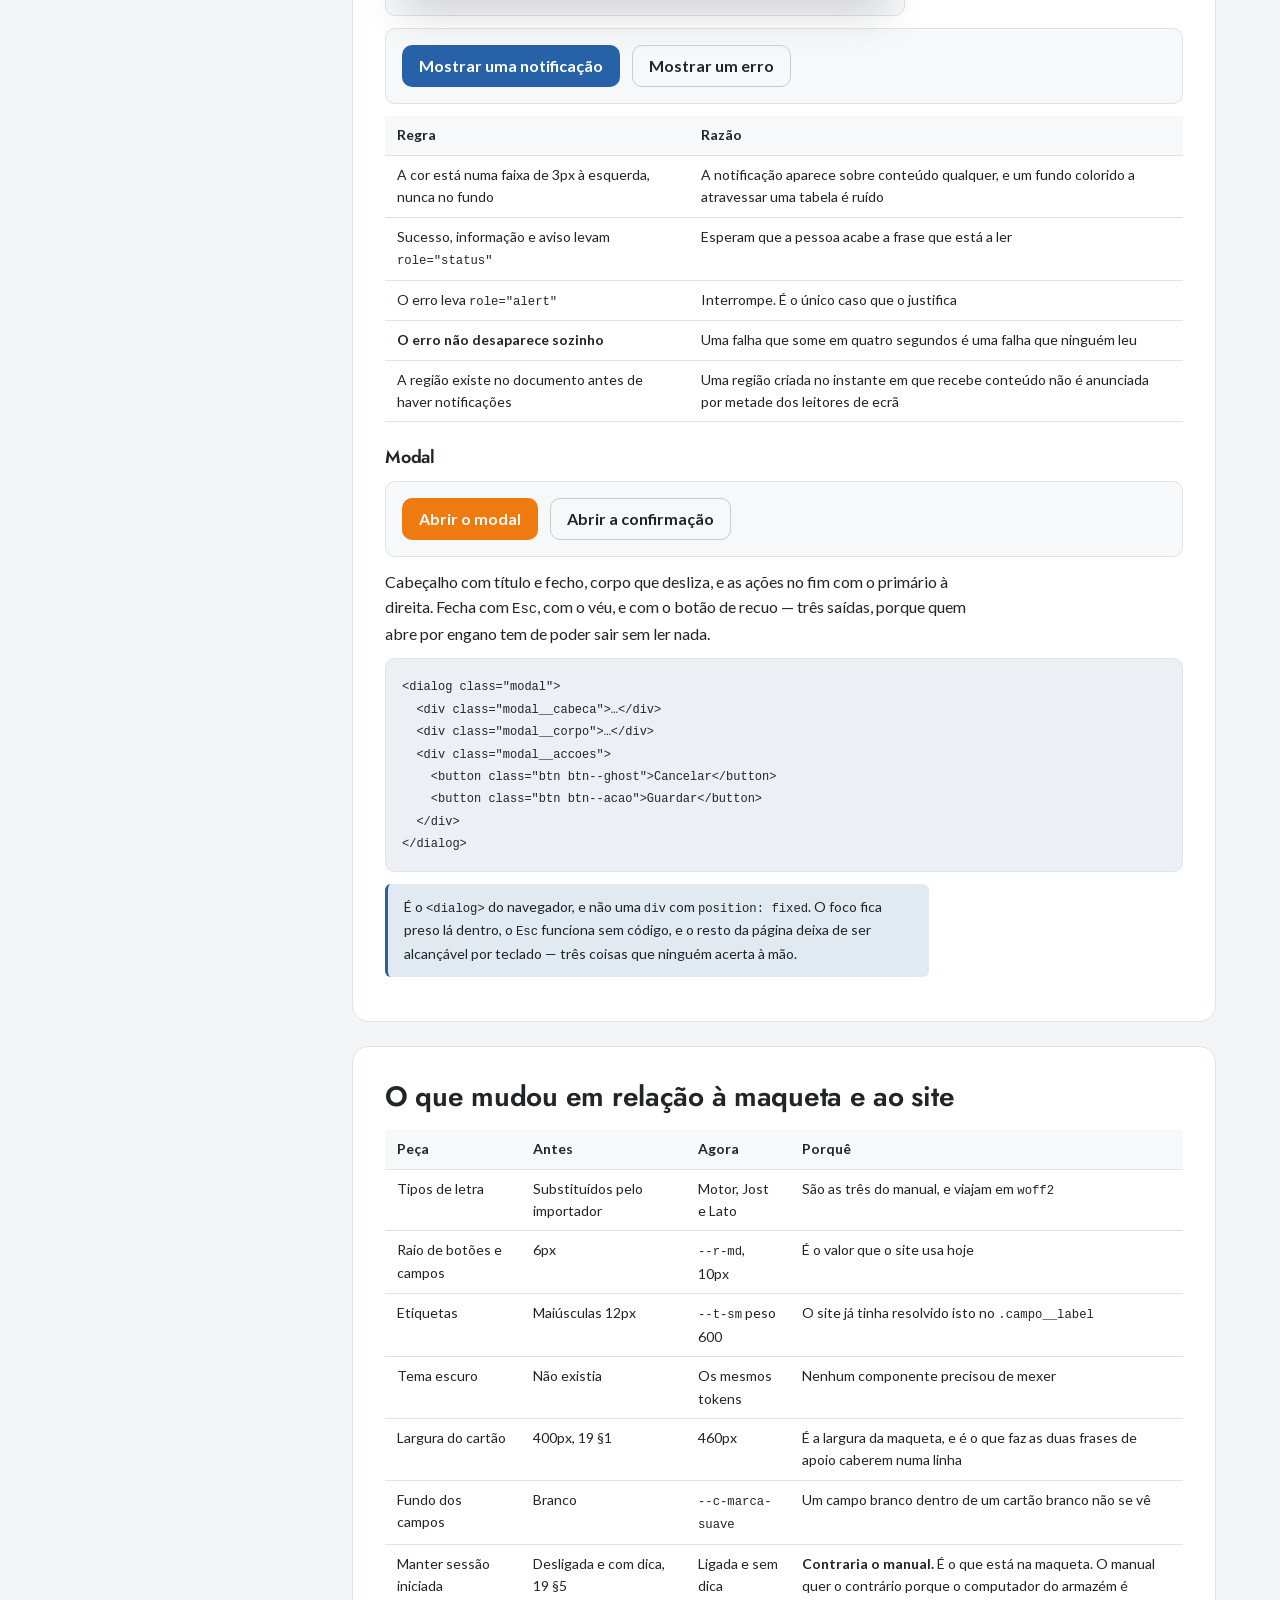
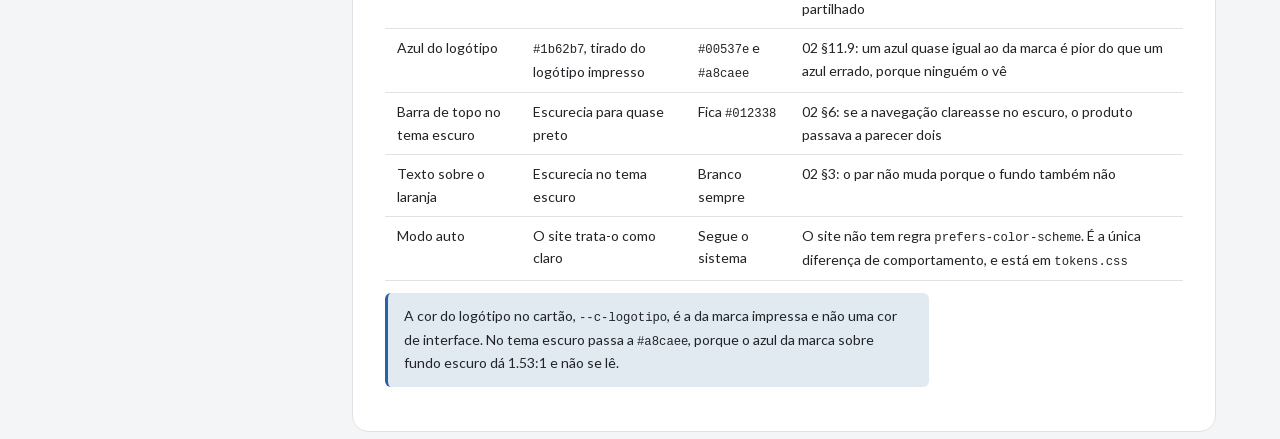
<file: web/documentacao.html>
<!DOCTYPE html>
<html lang="pt">
<head>
<meta charset="utf-8">
<meta name="viewport" content="width=device-width, initial-scale=1">
<title>Sistema de UI da entrada — ROMAFE</title>
<meta name="description" content="Cor, tipografia, espaçamento, botões e campos do ecrã de entrada da ROMAFE, com o código de cada peça.">
<link rel="stylesheet" href="assets/css/tokens.css">
<link rel="stylesheet" href="assets/css/base.css">
<link rel="stylesheet" href="assets/css/documentacao.css">
<script src="assets/js/tema.js"></script>
</head>
<body>

<a class="skip-link" href="#conteudo">Saltar para o conteúdo</a>

<header class="doc-topo">
  <div>
    <h1 class="doc-topo__titulo marca">ROMAFE</h1>
    <p class="doc-topo__sub">Sistema de UI do ecrã de entrada</p>
    <p class="doc-topo__sub"><a href="como-funciona.html">Como está montado</a></p>
  </div>
  <div class="segmented" role="group" aria-label="Tema da interface">
    <button type="button" class="segmented__btn" data-tema="light" aria-pressed="false">Claro</button>
    <button type="button" class="segmented__btn" data-tema="dark" aria-pressed="false">Escuro</button>
    <button type="button" class="segmented__btn" data-tema="auto" aria-pressed="true">Auto</button>
  </div>
</header>

<div class="doc-corpo">

  <nav class="doc-indice" aria-label="Índice">
    <ol>
      <li><a href="#origem">De onde vem</a></li>
      <li><a href="#cor">Cor e temas</a></li>
      <li><a href="#marca">A marca</a></li>
      <li><a href="#tipografia">Tipografia</a></li>
      <li><a href="#espacamento">Espaçamento</a></li>
      <li><a href="#forma">Raio e sombra</a></li>
      <li><a href="#botoes">Botões</a></li>
      <li><a href="#campos">Campos</a></li>
      <li><a href="#opcao">Caixa de verificação</a></li>
      <li><a href="#cartao">Cartão de sessão</a></li>
      <li><a href="#avisos">Avisos e modais</a></li>
      <li><a href="#editor">O editor do ecrã</a></li>
      <li><a href="#diferencas">O que mudou</a></li>
    </ol>
  </nav>

  <main class="doc-conteudo" id="conteudo">

    <!-- ============ ORIGEM ============ -->
    <section class="seccao" id="origem">
      <h2>De onde vem</h2>
      <p>
        Todos os valores desta página são copiados de
        <a href="https://romafe-work.github.io/UIUX/">romafe-work.github.io/UIUX</a>,
        o manual de UI publicado. Nenhuma cor, tamanho ou folga foi escolhida aqui.
        O ecrã de entrada só acrescenta o que o manual ainda não tinha por não ter
        ecrã de entrada, e esse acréscimo está marcado em cada secção.
      </p>
      <p>Três ficheiros, por esta ordem:</p>
      <pre><code>&lt;link rel="stylesheet" href="assets/css/tokens.css"&gt;  &lt;!-- os valores --&gt;
&lt;link rel="stylesheet" href="assets/css/base.css"&gt;    &lt;!-- os componentes --&gt;
&lt;link rel="stylesheet" href="assets/css/entrada.css"&gt; &lt;!-- só este ecrã --&gt;
&lt;script src="assets/js/tema.js"&gt;&lt;/script&gt;</code></pre>
      <p class="nota">
        O <code>tema.js</code> entra no <code>&lt;head&gt;</code> e não no fim do corpo.
        Corre antes de a página pintar, senão o tema escuro chega depois do branco
        e vê-se o salto.
      </p>
    </section>

    <!-- ============ COR ============ -->
    <section class="seccao" id="cor">
      <h2>Cor e temas</h2>
      <p>
        Dois temas escritos nos mesmos nomes. Uma peça pinta-se com
        <code>var(--c-superficie)</code> e nunca com um hexadecimal, e é por isso
        que o tema escuro não obriga a mexer em nenhum componente.
      </p>
      <p>
        O terceiro modo, <strong>auto</strong>, não escreve nada no documento:
        quem decide é o sistema operativo. Carrega nos três botões do topo para ver.
      </p>

      <h3>Superfícies</h3>
      <div class="grelha-cores" data-cores="superficies"></div>

      <h3>Texto</h3>
      <div class="grelha-cores" data-cores="texto"></div>

      <h3>Marca e estados</h3>
      <div class="grelha-cores" data-cores="marca"></div>

      <h3>Só na entrada</h3>
      <div class="grelha-cores" data-cores="entrada"></div>

      <p class="nota">
        Clica num cartão de cor para copiar o nome do token.
      </p>
    </section>

    <!-- ============ MARCA ============ -->
    <section class="seccao" id="marca">
      <h2>A marca</h2>
      <p>
        ROMAFE nunca aparece sozinho. É sempre o mesmo conjunto, pela mesma
        ordem: o nome, o risco laranja e o subtítulo. Em qualquer ecrã, em
        qualquer tamanho.
      </p>

      <div class="demo">
        <span class="lockup">
          <span class="lockup__nome">ROMAFE</span>
          <span class="lockup__risco" aria-hidden="true"></span>
          <span class="lockup__sub">Gestão de oficina</span>
        </span>
        <span class="lockup lockup--sm">
          <span class="lockup__nome">ROMAFE</span>
          <span class="lockup__risco" aria-hidden="true"></span>
          <span class="lockup__sub">Gestão de oficina</span>
        </span>
      </div>

      <div class="demo" style="background: var(--c-entrada-fundo)">
        <span class="lockup lockup--invertido">
          <span class="lockup__nome">ROMAFE</span>
          <span class="lockup__risco" aria-hidden="true"></span>
          <span class="lockup__sub">Gestão de oficina</span>
        </span>
        <span class="lockup lockup--sm lockup--invertido">
          <span class="lockup__nome">ROMAFE</span>
          <span class="lockup__risco" aria-hidden="true"></span>
          <span class="lockup__sub">Gestão de oficina</span>
        </span>
      </div>

      <pre><code>&lt;span class="lockup"&gt;
  &lt;span class="lockup__nome"&gt;ROMAFE&lt;/span&gt;
  &lt;span class="lockup__risco" aria-hidden="true"&gt;&lt;/span&gt;
  &lt;span class="lockup__sub"&gt;Gestão de oficina&lt;/span&gt;
&lt;/span&gt;</code></pre>

      <table class="tabela">
        <thead><tr><th>Peça</th><th>Valor</th><th>Razão</th></tr></thead>
        <tbody>
          <tr><td>Nome</td><td>Motor, <code>--c-logotipo</code></td><td>ROMAFE é sempre azul e sempre em Motor</td></tr>
          <tr><td>Risco</td><td><code>--c-acao</code>, 3px</td><td>É o único sítio onde o laranja não é uma ação, e por isso não tem concorrência</td></tr>
          <tr><td>Subtítulo</td><td><code>--t-sm</code>, <code>--c-texto-2</code></td><td>Diz o que é o produto, não o que é a empresa</td></tr>
          <tr><td>Largura do risco</td><td>A do conjunto</td><td>Cresce com o subtítulo, não com o nome: é o que dá a mesma silhueta em qualquer tamanho</td></tr>
        </tbody>
      </table>

      <p class="nota">
        Sobre superfície escura, <code>.lockup--invertido</code>: o nome
        continua azul, mas é o <code>#a8caee</code> — o azul que é tinta. O
        <code>#00537e</code> sobre o azul escuro dá 1.53:1 e desaparece, e é por
        isso que 02 §11.4 manda separar o azul que é fundo do azul que é tinta.
        O risco laranja, a letra e a ordem não mudam.
      </p>
    </section>

    <!-- ============ TIPOGRAFIA ============ -->
    <section class="seccao" id="tipografia">
      <h2>Tipografia</h2>
      <p>
        Três famílias, com papéis que não se trocam: <strong>Motor</strong> só na
        marca, <strong>Jost</strong> nos títulos, <strong>Lato</strong> em todo o
        texto corrente. Os ficheiros <code>woff2</code> viajam com o produto, porque
        o cartão de sessão tem de funcionar sem ir buscar nada à rede.
      </p>
      <div class="familias">
        <div class="familia"><p class="familia__amostra marca">ROMAFE</p><p class="familia__nome"><code>--f-marca</code> · Motor</p></div>
        <div class="familia"><p class="familia__amostra" style="font-family:var(--f-titulo)">Gestão de oficina</p><p class="familia__nome"><code>--f-titulo</code> · Jost</p></div>
        <div class="familia"><p class="familia__amostra" style="font-family:var(--f-base)">Iniciar sessão</p><p class="familia__nome"><code>--f-base</code> · Lato</p></div>
      </div>

      <h3>A escala</h3>
      <table class="tabela" data-escala="tipografia">
        <caption>Sete tamanhos. Não há oitavo.</caption>
        <thead><tr><th>Token</th><th>Valor</th><th>Amostra</th></tr></thead>
        <tbody></tbody>
      </table>
    </section>

    <!-- ============ ESPAÇAMENTO ============ -->
    <section class="seccao" id="espacamento">
      <h2>Espaçamento</h2>
      <p>
        Escala de 4pt, oito degraus. Uma folga que não esteja aqui é um erro, e
        vê-se: duas folgas quase iguais lidas lado a lado parecem um desalinhamento.
      </p>
      <div class="escala-espaco" data-escala="espaco"></div>
      <p class="nota">
        No cartão de sessão: <code>--e-6</code> de folga interior,
        <code>--e-4</code> entre campos, <code>--e-1</code> entre a etiqueta e o campo.
      </p>
    </section>

    <!-- ============ FORMA ============ -->
    <section class="seccao" id="forma">
      <h2>Raio e sombra</h2>
      <div class="grelha-formas">
        <div class="forma"><div class="forma__caixa" style="border-radius:var(--r-sm)"></div><code>--r-sm · 6px</code><span>Anel de foco, selos</span></div>
        <div class="forma"><div class="forma__caixa" style="border-radius:var(--r-md)"></div><code>--r-md · 10px</code><span>Botões e campos</span></div>
        <div class="forma"><div class="forma__caixa" style="border-radius:var(--r-lg)"></div><code>--r-lg · 16px</code><span>Cartão de sessão</span></div>
        <div class="forma"><div class="forma__caixa" style="border-radius:var(--r-full)"></div><code>--r-full</code><span>Segmentado, chips</span></div>
      </div>
      <div class="grelha-formas grelha-formas--sombra">
        <div class="forma"><div class="forma__caixa" style="box-shadow:var(--s-1)"></div><code>--s-1</code><span>Peça pousada</span></div>
        <div class="forma"><div class="forma__caixa" style="box-shadow:var(--s-2)"></div><code>--s-2</code><span>Menu, sugestão</span></div>
        <div class="forma"><div class="forma__caixa" style="box-shadow:var(--s-3)"></div><code>--s-3</code><span>Sobreposição: modal e cartão de sessão</span></div>
      </div>
    </section>

    <!-- ============ BOTÕES ============ -->
    <section class="seccao" id="botoes">
      <h2>Botões</h2>
      <p>
        Todos partilham a mesma caixa — 42px de altura mínima, raio
        <code>--r-md</code>, peso 600, folga de <code>--e-2</code> entre ícone e
        rótulo. A variante troca fundo, cor e borda, e mais nada.
      </p>

      <div class="demo">
        <button class="btn btn--acao">Iniciar sessão</button>
        <button class="btn btn--primario">Guardar</button>
        <button class="btn">Exportar</button>
        <button class="btn btn--ghost">Cancelar</button>
        <button class="btn btn--perigo">Terminar sessão</button>
        <button class="btn btn--acao" disabled>Desativado</button>
        <button class="btn btn--sm btn--ghost">Pequeno</button>
      </div>

      <h3>Qual deles é o laranja</h3>
      <p>
        O <code>.btn--acao</code> é a ação que se espera da pessoa, <strong>um por
        ecrã</strong>. É o único acréscimo desta folha ao que o site já tinha: o
        site do manual só usa o azul porque a sua única ação é abrir capítulos.
        No produto, laranja quer dizer <em>é aqui que se carrega</em>.
      </p>
      <p class="nota">
        O rótulo do laranja é <strong>peso 700</strong>, e não 600 como os outros.
        Branco sobre <code>#ef7b10</code> dá 2.80:1 e não passa o mínimo de 4.5:1.
        O peso recupera parte do traço que o contraste não dá, e o botão nunca é o
        único sinal de que a ação existe.
      </p>
      <pre><code>&lt;button class="btn btn--acao btn--bloco"&gt;
  &lt;svg class="btn__icone" …&gt;&lt;/svg&gt;
  &lt;span class="btn__rotulo"&gt;Iniciar sessão&lt;/span&gt;
&lt;/button&gt;</code></pre>
      <p class="nota">
        O rótulo vai dentro de um <code>span</code> porque o estado
        <em>A entrar…</em> troca o texto. Sem ele, trocar o texto apagava o ícone.
      </p>
    </section>

    <!-- ============ CAMPOS ============ -->
    <section class="seccao" id="campos">
      <h2>Campos</h2>
      <p>
        Etiqueta sempre acima, nunca dentro. Um texto de exemplo a fazer de
        etiqueta desaparece assim que se começa a escrever, e a pessoa perde a
        única indicação do que está a preencher.
      </p>

      <div class="demo demo--coluna">
        <div class="campo">
          <label class="campo__label" for="d-normal">Endereço de email <span class="campo__req">*</span></label>
          <input class="input" id="d-normal" placeholder="exemplo@romafe.com">
          <span class="campo__ajuda">Estado normal, 42px</span>
        </div>

        <div class="campo campo--icone">
          <label class="campo__label" for="d-icone">Endereço de email <span class="campo__req">*</span></label>
          <svg class="campo__icone" viewBox="0 0 24 24" fill="none" stroke="currentColor" stroke-width="1.8" aria-hidden="true">
            <path d="M20 21v-2a4 4 0 0 0-4-4H8a4 4 0 0 0-4 4v2"/><circle cx="12" cy="7" r="4"/>
          </svg>
          <input class="input" id="d-icone" placeholder="exemplo@romafe.com">
          <span class="campo__ajuda">Com ícone, 44px — o da entrada</span>
        </div>

        <div class="campo">
          <label class="campo__label" for="d-erro">Endereço de email <span class="campo__req">*</span></label>
          <input class="input" id="d-erro" aria-invalid="true" value="oficina@romafe">
          <span class="campo__erro">Email ou palavra-passe incorretos</span>
        </div>

        <div class="campo">
          <label class="campo__label" for="d-off">Palavra-passe</label>
          <input class="input" id="d-off" value="Indisponível" disabled>
          <span class="campo__ajuda">Desativado</span>
        </div>
      </div>

      <h3>Porque é que a entrada tem 44px e o resto tem 42</h3>
      <p>
        O mesmo cartão abre no telemóvel do condutor, muitas vezes à chuva e com
        luvas. Os 44px são o alvo de toque, e é a única medida do ecrã que não vem
        da folha do site: <code>--a-campo</code>.
      </p>

      <h3>O que o navegador tem de conseguir fazer</h3>
      <pre><code>&lt;input id="email" name="email" type="email" autocomplete="username" required&gt;
&lt;input id="palavra-passe" name="password" type="password" autocomplete="current-password" required&gt;</code></pre>
      <p class="nota">
        Sem <code>autocomplete</code> correto, o gestor de palavras-passe não
        preenche, e um formulário que impede o preenchimento automático obriga
        toda a gente a escolher palavras-passe piores.
      </p>
    </section>

    <!-- ============ OPÇÃO ============ -->
    <section class="seccao" id="opcao">
      <h2>Caixa de verificação</h2>
      <div class="demo demo--coluna">
        <div class="opcao">
          <input type="checkbox" id="d-manter">
          <label class="opcao__texto" for="d-manter">
            Manter sessão iniciada
            <span class="opcao__ajuda">Não usar em computadores partilhados</span>
          </label>
        </div>
      </div>
      <p>
        Nativa, com <code>accent-color: var(--c-marca)</code>. Chega
        <strong>desligada</strong>, porque o computador do armazém é partilhado e
        é o caso mais comum destes produtos. A dica não é opcional: «lembrar-me»
        sem explicação é uma promessa vaga sobre a única opção do cartão que tem
        consequências.
      </p>
    </section>

    <!-- ============ CARTÃO ============ -->
    <section class="seccao" id="cartao">
      <h2>Cartão de sessão</h2>
      <p>
        A moldura de tudo o que acontece fora da aplicação: entrar, recuperar a
        palavra-passe, defini-la pela primeira vez. É a única moldura do produto
        que existe sem menu, sem cabeçalho de página e sem migalhas.
      </p>
      <pre><code>.cartao {
  max-width: var(--l-cartao);   /* 400px */
  padding: var(--e-6);          /* 32px */
  background: var(--c-superficie);
  border-radius: var(--r-lg);   /* sobreposição, como o modal */
  box-shadow: var(--s-3);
}</code></pre>
      <table class="tabela">
        <thead><tr><th>Decisão</th><th>Valor</th><th>Razão</th></tr></thead>
        <tbody>
          <tr><td>Largura</td><td>400px</td><td>São dois campos. Uma coluna larga faz o olho procurar uma segunda</td></tr>
          <tr><td>Folga</td><td>32px</td><td>É o único conteúdo à volta. Apertá-lo faz parecer um cartão que sobrou de outro ecrã</td></tr>
          <tr><td>Borda</td><td>Nenhuma</td><td>Assenta sobre superfície escura, onde a borda não acrescenta nada</td></tr>
          <tr><td>Sombra</td><td><code>--s-3</code></td><td>É uma sobreposição, como o modal</td></tr>
        </tbody>
      </table>

      <h3>O erro de credenciais</h3>
      <p>
        É a única situação do produto em que o erro não vive junto ao campo: não
        pertence a nenhum dos dois. Uma mensagem só, no topo do cartão, com
        <code>role="alert"</code>. Nenhum campo ganha borda vermelha, porque não se
        sabe qual está errado e marcar os dois é acusar sem saber.
      </p>
      <pre><code>function falhar() {
  alerta.hidden = false;
  passe.value = '';   // a palavra-passe limpa-se
  passe.focus();      // o email fica: quem se engana engana-se na palavra-passe
}</code></pre>
    </section>

    <!-- ============ EDITOR ============ -->
    <section class="seccao" id="editor">
      <h2>O editor do ecrã</h2>
      <p>
        O <code>index.html</code> abre já em edição: camadas à esquerda,
        propriedades à direita, e o ecrã ao centro. Não há modo de ver, porque
        para ver o ecrã a funcionar existe o produto, não esta página.
      </p>
      <p>
        Em cima, à esquerda, o seletor de <strong>Ecrã</strong> troca a tela.
        Há dois: a <em>Entrada</em> e o <em>Início do portal</em>, com os três
        painéis de identificar veículo, selecionar veículo e pesquisar
        referências. Acrescentar um terceiro é acrescentar um
        <code>&lt;div class="ecra" data-ecra="…" data-nome="…"&gt;</code> ao
        HTML: o editor encontra-o sozinho e passa a listá-lo.
      </p>
      <p class="nota">
        Cada regra exportada nasce com o ecrã à frente —
        <code>[data-ecra="portal"] …</code> — para que o mesmo botão em dois
        ecrãs nunca se confunda. Irmãos iguais, como os três painéis, levam a
        posição no seletor pela mesma razão.
      </p>

      <h3>A regra que o torna útil</h3>
      <p>
        O editor <strong>só oferece o que o manual tem</strong>. Não há
        selecionador de cor livre nem caixa para escrever um número de folga:
        escolhe-se um token, e o que sai é um token. Por isso o CSS que ele
        exporta nunca traz um valor inventado, e nada do que se desenha ali fica
        impossível de construir.
      </p>
      <table class="tabela">
        <thead><tr><th>Controlo</th><th>O que oferece</th><th>Onde está escrito</th></tr></thead>
        <tbody>
          <tr><td>Variante do botão</td><td>Ação, primário, neutro, fantasma, destrutivo</td><td>09 §2</td></tr>
          <tr><td>Tinta</td><td>A escala de texto e o azul da marca. <strong>Sem laranja</strong></td><td>02 §1.2</td></tr>
          <tr><td>Fundo</td><td>As superfícies, o azul, o laranja e os estados</td><td>02 §1 e §2</td></tr>
          <tr><td>Tamanho de letra</td><td>Os sete degraus, e não há oitavo</td><td>04 §2</td></tr>
          <tr><td>Raio</td><td>Os quatro raios do sistema</td><td>03 §2</td></tr>
          <tr><td>Folga e espaço</td><td>A escala de 4pt, oito degraus</td><td>07 §7</td></tr>
          <tr><td>Fotografia de fundo</td><td>Ver a que está lá, trocá-la, ajustá-la e regular o véu</td><td>19 §1</td></tr>
          <tr><td>Peça</td><td>Esconder e mostrar, alinhar, as três sombras e a posição</td><td>03 §4</td></tr>
          <tr><td>Ícone</td><td>Cor, espessura do traço e tamanho. <strong>Aqui o laranja entra</strong></td><td>02 §1.2</td></tr>
        </tbody>
      </table>
      <p class="nota">
        A cor de um botão não se muda à mão: muda-se a categoria da ação, e a cor
        vem atrás. Um botão laranja que não é a ação principal do ecrã é um erro
        que nenhum selecionador de cor devia deixar cometer.
      </p>

      <h3>A fotografia do ecrã de entrada</h3>
      <p>
        Com a camada <em>Palco · foto</em> escolhida, o painel abre uma secção
        própria: mostra a fotografia que lá está, troca-a por outra do teu
        computador, decide se ela preenche ou cabe, e regula o véu.
      </p>
      <p class="nota">
        O véu não é decoração. É ele que faz o texto branco ler-se sobre uma
        fotografia clara, e por isso tem um degrau <em>sem</em> que serve para
        veres o estrago, não para o deixares assim.
      </p>
      <p>
        A fotografia que vem no ficheiro é o armazém do site, com o letreiro
        <em>Rolling your way</em> e os três botões apagados e tapados com a
        própria fotografia espelhada de cima.
      </p>
      <p class="nota">
        O título grande da esquerda vem escondido, em <code>.esta-na-foto</code>,
        porque na fotografia da oficina a mensagem está pintada na parede. Com a
        fotografia do armazém pode mostrar-se: escolhe a camada e carrega em
        Peça → Visível.
      </p>

      <h3>Mover</h3>
      <p>
        Arrasta-se com o rato, empurra-se com as setas, ou escrevem-se as
        coordenadas em X e Y. O que sai é sempre a mesma linha:
        <code>transform: translate(-120px, 20px)</code>.
      </p>
      <p class="nota">
        Move-se com <code>transform</code> e não com margens nem com
        <code>position</code>. Assim nada à volta se desarruma quando se empurra
        uma peça, e o que se copia para o produto é uma linha só.
      </p>

      <h3>A cor dos ícones</h3>
      <p>
        O ícone tem secção própria: cor, espessura do traço e tamanho. A paleta
        dele <strong>tem laranja</strong>, ao contrário da paleta da tinta: o
        manual proíbe o laranja como letra, não como traço.
      </p>

      <h3>Como se mexe</h3>
      <table class="tabela">
        <tbody>
          <tr><td>Um clique</td><td>Escolhe a peça inteira: o botão, o campo, o cartão</td></tr>
          <tr><td>Segundo clique</td><td>Entra lá dentro, como no Figma</td></tr>
          <tr><td>Duplo clique</td><td>Escreve no sítio, se a peça for só texto</td></tr>
          <tr><td>Arrastar</td><td>Move a peça. As setas movem um píxel, e oito com <kbd>Shift</kbd></td></tr>
          <tr><td>X e Y no painel</td><td>A mesma posição escrita à mão, em píxeis</td></tr>
          <tr><td>‹ e › nas cabeças dos painéis</td><td>Fecham as camadas e as propriedades, e a tela fica com o ecrã inteiro. O botão encostado à margem traz o painel de volta</td></tr>
          <tr><td><kbd>Esc</kbd></td><td>Larga a seleção</td></tr>
          <tr><td><kbd>Ctrl</kbd>+<kbd>Z</kbd></td><td>Anula o último passo</td></tr>
          <tr><td>Rato parado sobre um valor</td><td>Diz o que ele é: nome, token e valor — <code>Azul da marca · --c-marca · #00537e</code></td></tr>
          <tr><td>Ver o CSS</td><td>Mostra tudo o que mudaste, pronto a copiar</td></tr>
        </tbody>
      </table>
      <p>
        Os quadrados de cor e os degraus da escala não dizem o que são só por si.
        Com o rato em cima, um rótulo diz o nome, o token e o valor: é a diferença
        entre escolher uma cor e escolher <code>--c-marca</code>.
      </p>
      <p>
        O que mudas fica guardado no navegador, em <code>romafe:editor:v1</code>,
        e volta na próxima vez que abrires a página. <em>Repor tudo</em> limpa.
        As alterações vivem numa folha à parte e não tocam no
        <code>entrada.css</code>: o ficheiro do produto só muda quando fores tu a
        colar lá o que o editor te deu.
      </p>
    </section>

    <!-- ============ AVISOS E MODAIS ============ -->
    <section class="seccao" id="avisos">
      <h2>Avisos e modais</h2>
      <p>
        Duas maneiras de dizer o que aconteceu, e a escolha entre elas não é de
        gosto: <strong>o modal interrompe, a notificação não</strong>. Se a
        pessoa tem de decidir antes de fazer mais alguma coisa, é modal. Se é
        só para confirmar o que já aconteceu, é notificação.
      </p>

      <h3>Notificações</h3>
      <div class="demo demo--coluna toasts--demo">
        <div class="toast toast--bom" role="status">
          <svg class="toast__icone" viewBox="0 0 24 24" fill="none" stroke="currentColor" stroke-width="2" stroke-linecap="round" stroke-linejoin="round" aria-hidden="true"><circle cx="12" cy="12" r="9"/><path d="m8.5 12 2.5 2.5 4.5-5"/></svg>
          <span class="toast__texto">Viatura 12-AB-34 guardada</span>
          <button type="button" class="toast__accao">Anular</button>
          <button type="button" class="toast__fechar" aria-label="Fechar">×</button>
        </div>

        <div class="toast toast--info" role="status">
          <svg class="toast__icone" viewBox="0 0 24 24" fill="none" stroke="currentColor" stroke-width="2" stroke-linecap="round" aria-hidden="true"><circle cx="12" cy="12" r="9"/><path d="M12 11v5"/><path d="M12 8h.01"/></svg>
          <span class="toast__texto">Encomenda enviada para o armazém</span>
          <button type="button" class="toast__fechar" aria-label="Fechar">×</button>
        </div>

        <div class="toast toast--aviso" role="status">
          <svg class="toast__icone" viewBox="0 0 24 24" fill="none" stroke="currentColor" stroke-width="2" stroke-linecap="round" stroke-linejoin="round" aria-hidden="true"><path d="M12 4 3 19h18Z"/><path d="M12 10v4"/><path d="M12 17h.01"/></svg>
          <span class="toast__texto">Ligação perdida. A trabalhar sem rede.</span>
          <button type="button" class="toast__fechar" aria-label="Fechar">×</button>
        </div>

        <div class="toast toast--erro" role="alert">
          <svg class="toast__icone" viewBox="0 0 24 24" fill="none" stroke="currentColor" stroke-width="2" stroke-linecap="round" aria-hidden="true"><circle cx="12" cy="12" r="9"/><path d="m9 9 6 6M15 9l-6 6"/></svg>
          <span class="toast__texto">Não foi possível guardar</span>
          <button type="button" class="toast__accao">Tentar de novo</button>
          <button type="button" class="toast__fechar" aria-label="Fechar">×</button>
        </div>
      </div>

      <div class="demo">
        <button class="btn btn--primario" id="demo-toast">Mostrar uma notificação</button>
        <button class="btn btn--ghost" id="demo-toast-erro">Mostrar um erro</button>
      </div>

      <table class="tabela">
        <thead><tr><th>Regra</th><th>Razão</th></tr></thead>
        <tbody>
          <tr><td>A cor está numa faixa de 3px à esquerda, nunca no fundo</td><td>A notificação aparece sobre conteúdo qualquer, e um fundo colorido a atravessar uma tabela é ruído</td></tr>
          <tr><td>Sucesso, informação e aviso levam <code>role="status"</code></td><td>Esperam que a pessoa acabe a frase que está a ler</td></tr>
          <tr><td>O erro leva <code>role="alert"</code></td><td>Interrompe. É o único caso que o justifica</td></tr>
          <tr><td><strong>O erro não desaparece sozinho</strong></td><td>Uma falha que some em quatro segundos é uma falha que ninguém leu</td></tr>
          <tr><td>A região existe no documento antes de haver notificações</td><td>Uma região criada no instante em que recebe conteúdo não é anunciada por metade dos leitores de ecrã</td></tr>
        </tbody>
      </table>

      <h3>Modal</h3>
      <div class="demo">
        <button class="btn btn--acao" id="demo-modal">Abrir o modal</button>
        <button class="btn btn--ghost" id="demo-modal-estreito">Abrir a confirmação</button>
      </div>
      <p>
        Cabeçalho com título e fecho, corpo que desliza, e as ações no fim com o
        primário à direita. Fecha com <kbd>Esc</kbd>, com o véu, e com o botão de
        recuo — três saídas, porque quem abre por engano tem de poder sair sem
        ler nada.
      </p>
      <pre><code>&lt;dialog class="modal"&gt;
  &lt;div class="modal__cabeca"&gt;…&lt;/div&gt;
  &lt;div class="modal__corpo"&gt;…&lt;/div&gt;
  &lt;div class="modal__accoes"&gt;
    &lt;button class="btn btn--ghost"&gt;Cancelar&lt;/button&gt;
    &lt;button class="btn btn--acao"&gt;Guardar&lt;/button&gt;
  &lt;/div&gt;
&lt;/dialog&gt;</code></pre>
      <p class="nota">
        É o <code>&lt;dialog&gt;</code> do navegador, e não uma <code>div</code>
        com <code>position: fixed</code>. O foco fica preso lá dentro, o
        <kbd>Esc</kbd> funciona sem código, e o resto da página deixa de ser
        alcançável por teclado — três coisas que ninguém acerta à mão.
      </p>
    </section>

    <!-- ============ DIFERENÇAS ============ -->
    <section class="seccao" id="diferencas">
      <h2>O que mudou em relação à maqueta e ao site</h2>
      <table class="tabela">
        <thead><tr><th>Peça</th><th>Antes</th><th>Agora</th><th>Porquê</th></tr></thead>
        <tbody>
          <tr><td>Tipos de letra</td><td>Substituídos pelo importador</td><td>Motor, Jost e Lato</td><td>São as três do manual, e viajam em <code>woff2</code></td></tr>
          <tr><td>Raio de botões e campos</td><td>6px</td><td><code>--r-md</code>, 10px</td><td>É o valor que o site usa hoje</td></tr>
          <tr><td>Etiquetas</td><td>Maiúsculas 12px</td><td><code>--t-sm</code> peso 600</td><td>O site já tinha resolvido isto no <code>.campo__label</code></td></tr>
          <tr><td>Tema escuro</td><td>Não existia</td><td>Os mesmos tokens</td><td>Nenhum componente precisou de mexer</td></tr>
          <tr><td>Largura do cartão</td><td>400px, 19 §1</td><td>460px</td><td>É a largura da maqueta, e é o que faz as duas frases de apoio caberem numa linha</td></tr>
          <tr><td>Fundo dos campos</td><td>Branco</td><td><code>--c-marca-suave</code></td><td>Um campo branco dentro de um cartão branco não se vê</td></tr>
          <tr><td>Manter sessão iniciada</td><td>Desligada e com dica, 19 §5</td><td>Ligada e sem dica</td><td><strong>Contraria o manual.</strong> É o que está na maqueta. O manual quer o contrário porque o computador do armazém é partilhado</td></tr>
          <tr><td>Azul do logótipo</td><td><code>#1b62b7</code>, tirado do logótipo impresso</td><td><code>#00537e</code> e <code>#a8caee</code></td><td>02 §11.9: um azul quase igual ao da marca é pior do que um azul errado, porque ninguém o vê</td></tr>
          <tr><td>Barra de topo no tema escuro</td><td>Escurecia para quase preto</td><td>Fica <code>#012338</code></td><td>02 §6: se a navegação clareasse no escuro, o produto passava a parecer dois</td></tr>
          <tr><td>Texto sobre o laranja</td><td>Escurecia no tema escuro</td><td>Branco sempre</td><td>02 §3: o par não muda porque o fundo também não</td></tr>
          <tr><td>Modo auto</td><td>O site trata-o como claro</td><td>Segue o sistema</td><td>O site não tem regra <code>prefers-color-scheme</code>. É a única diferença de comportamento, e está em <code>tokens.css</code></td></tr>
        </tbody>
      </table>
      <p class="nota">
        A cor do logótipo no cartão, <code>--c-logotipo</code>, é a da marca
        impressa e não uma cor de interface. No tema escuro passa a
        <code>#a8caee</code>, porque o azul da marca sobre fundo escuro dá 1.53:1
        e não se lê.
      </p>
    </section>

  </main>
</div>

<div class="toasts" id="toasts" role="region" aria-label="Notificações"></div>

<dialog class="modal" id="modal-demo">
  <div class="modal__cabeca">
    <h2 class="modal__titulo">Registar abastecimento</h2>
    <button type="button" class="modal__fechar" data-fechar aria-label="Fechar">×</button>
  </div>
  <div class="modal__corpo">
    <div class="campo">
      <label class="campo__label" for="m-matricula">Matrícula <span class="campo__req">*</span></label>
      <input class="input" id="m-matricula" value="12-AB-34">
    </div>
    <div class="campo">
      <label class="campo__label" for="m-litros">Litros <span class="campo__req">*</span></label>
      <input class="input" id="m-litros" placeholder="0,00">
      <span class="campo__ajuda">Com duas casas decimais</span>
    </div>
  </div>
  <div class="modal__accoes">
    <button type="button" class="btn btn--ghost" data-fechar>Cancelar</button>
    <button type="button" class="btn btn--acao" data-fechar>Guardar</button>
  </div>
</dialog>

<dialog class="modal modal--estreito" id="modal-confirmar">
  <div class="modal__cabeca">
    <h2 class="modal__titulo">Terminar sessão?</h2>
    <button type="button" class="modal__fechar" data-fechar aria-label="Fechar">×</button>
  </div>
  <div class="modal__corpo">
    <p style="margin:0">O trabalho por guardar perde-se. Esta ação não tem volta.</p>
  </div>
  <div class="modal__accoes">
    <button type="button" class="btn btn--ghost" data-fechar>Ficar</button>
    <button type="button" class="btn btn--perigo" data-fechar>Terminar sessão</button>
  </div>
</dialog>

<script src="assets/js/documentacao.js"></script>
</body>
</html>
</file>
<file: web/assets/css/tokens.css>
/* =========================================================
   ROMAFE — tokens
   Copiados sem alterar de https://romafe-work.github.io/UIUX/
   (assets/css/style.css). Este ficheiro é a única fonte da verdade:
   nada no produto escreve uma cor, um tamanho ou uma folga à mão.
   ========================================================= */

/* Fontes da marca — as mesmas três do produto, ver 04 §1 do manual.
   Motor na marca, Jost nos títulos, Lato no corpo. */
@font-face { font-family:'Motor'; font-style:normal; font-weight:400 700; font-display:swap;
  src:url('../fonts/motor-latin.woff2') format('woff2'); }
@font-face { font-family:'Lato'; font-style:normal; font-weight:400; font-display:swap;
  src:url('../fonts/lato-400-latin.woff2') format('woff2'); }
@font-face { font-family:'Lato'; font-style:italic; font-weight:400; font-display:swap;
  src:url('../fonts/lato-400i-latin.woff2') format('woff2'); }
@font-face { font-family:'Lato'; font-style:normal; font-weight:700; font-display:swap;
  src:url('../fonts/lato-700-latin.woff2') format('woff2'); }
@font-face { font-family:'Lato'; font-style:italic; font-weight:700; font-display:swap;
  src:url('../fonts/lato-700i-latin.woff2') format('woff2'); }
@font-face { font-family:'Jost'; font-style:normal; font-weight:400 700; font-display:swap;
  src:url('../fonts/jost-latin.woff2') format('woff2'); }
@font-face { font-family:'Jost'; font-style:normal; font-weight:400 700; font-display:swap;
  src:url('../fonts/jost-latin-ext.woff2') format('woff2');
  unicode-range:U+0100-02BA,U+02BD-02C5,U+02C7-02CC,U+02CE-02D7,U+02DD-02FF,U+1E00-1E9F,U+1EF2-1EFF,U+2020,U+20A0-20AB,U+20AD-20C0,U+2113,U+2C60-2C7F,U+A720-A7FF; }


/* ---------- 1) TOKENS (design tokens) ---------- */
:root {
  /* cor — superfícies */
  --c-fundo:        #f4f5f7;
  --c-superficie:   #ffffff;
  --c-superficie-2: #f7f8fa;
  --c-superficie-3: #eceff3;
  --c-borda:        #dfe2e7;
  --c-borda-forte:  #c8ccd3;

  /* cor — texto (02 §3) */
  --c-texto:        #222428;
  --c-texto-2:      #52514e;
  --c-texto-3:      #6b6e74;

  /* cor — marca e estados */
  --c-marca:        #2762a8;   /* o azul da palavra ROMAFE */
  --c-marca-forte:  #1f5089;
  --c-marca-suave:  #e0eaf0;
  --c-acao:         #ef7b10;   /* 02 §1: o laranja de referência. Não muda com o tema */
  --c-acao-premido: #d86c01;   /* 02 §1.2: estado premido do primário */
  --c-acao-traco:   #ba5c00;   /* 02 §1.2: traço e preenchimento sobre fundo claro */
  --c-acao-marcador:#ef7b10;   /* 02 §6: marcador do item ativo */
  --c-ok:           #2e6b25;
  --c-ok-suave:     #e7efe6;
  --c-aviso:        #876c0d;
  --c-aviso-suave:  #fdf5d5;
  --c-erro:         #ac2e25;
  --c-erro-suave:   #f9e7e6;

  /* tipografia */
  --f-base: 'Lato', ui-sans-serif, system-ui, -apple-system, "Segoe UI", Roboto, Arial, sans-serif;
  --f-titulo: 'Jost', 'Lato', ui-sans-serif, system-ui, sans-serif;
  --f-marca: 'Motor', 'Jost', sans-serif;
  --f-mono: ui-monospace, SFMono-Regular, "JetBrains Mono", Consolas, monospace;
  --t-xs: .75rem; --t-sm: .875rem; --t-md: 1rem;
  --t-lg: 1.125rem; --t-xl: 1.375rem; --t-2xl: 1.75rem; --t-3xl: 2.25rem;

  /* espaçamento — escala 4pt */
  --e-1: 4px;  --e-2: 8px;  --e-3: 12px; --e-4: 16px;
  --e-5: 24px; --e-6: 32px; --e-7: 48px; --e-8: 64px;

  /* raio, sombra, transição */
  --r-sm: 6px; --r-md: 10px; --r-lg: 16px; --r-full: 999px;
  --s-1: 0 1px 2px rgba(16,24,40,.06), 0 1px 3px rgba(16,24,40,.10);
  --s-2: 0 4px 12px rgba(16,24,40,.10);
  --s-3: 0 16px 40px rgba(16,24,40,.16);
  --tr: 160ms cubic-bezier(.2,.8,.3,1);

  --largura-max: 900px;
  --painel-w: 310px;

  /* Altura do que fica colado ao topo. O app.js mede-as no arranque e a cada
     mudança de tamanho; estes valores são só o ponto de partida. Tudo o que
     salta para uma âncora desconta as duas, senão o destino aterra por baixo
     do cabeçalho e a primeira linha fica cortada. */
  --h-topo: 70px;
  --h-cabecalho: 96px;
  --folga-ancora: calc(var(--h-topo) + var(--h-cabecalho) + 16px);
}

[data-theme="dark"] {
  --c-fundo:        #2c2c2a;
  --c-superficie:   #333331;
  --c-superficie-2: #393937;
  --c-superficie-3: #40403e;
  --c-borda:        rgba(255,255,255,.12);
  --c-borda-forte:  rgba(255,255,255,.24);

  --c-texto:        #ffffff;
  --c-texto-2:      #cdccc1;
  --c-texto-3:      #adaca1;

  --c-marca:        #a8caee;
  --c-marca-forte:  #deebfb;
  --c-marca-suave:  #414548;
  --c-acao-traco:   #fb8f39;
  --c-acao-marcador:#fb8f39;
  --c-ok:           #8fbc89;
  --c-ok-suave:     #373e34;
  --c-aviso:        #f5c518;
  --c-aviso-suave:  #4a452e;
  --c-erro:         #f49791;
  --c-erro-suave:   #473835;

  --s-1: 0 1px 2px rgba(0,0,0,.4);
  --s-2: 0 4px 14px rgba(0,0,0,.45);
  --s-3: 0 18px 44px rgba(0,0,0,.55);
}


/* ---------- ACRESCENTOS DA ENTRADA ----------
   Nenhuma cor nova (02 §11.2). Cada valor daqui está no capítulo 02,
   e os dois azuis estão separados como o §11.4 obriga: um é fundo e não
   muda com o tema, o outro é tinta e muda. */
:root {
  --c-marca-fundo:    #2762a8;                 /* o mesmo azul, onde ele é fundo e não tinta */
  --c-entrada-fundo:  #012338;                 /* 02 §1.1 superfície invertida */
  --c-entrada-veu:    rgba(0, 83, 126, .78);   /* 02 §1.1: as transparências do azul */
  --c-entrada-tinta:  #ffffff;
  --c-entrada-tinta-2: rgba(255, 255, 255, .72); /* 02 §6: o branco a 72% do menu */
  /* Estes dois vêm das capturas do ecrã de entrada da Gestão de frota, que
     é o produto a copiar. Não estão no capítulo 02 — ver LEIA-ME. */
  --c-logotipo:       #2762a8;                 /* o azul do nome, nos dois temas */
  --c-campo-fundo:    #e9f0fe;                 /* o azul lavado dos campos */
  --c-marca-fundo-2:  #2d7ac6;                 /* fim do degradé das cabeças dos painéis */
  --c-portal-fundo:   #edf4fa;                 /* o fundo do portal */
  --c-acao-suave:     #fee1ce;                 /* 02 §1.2: fundo suave do laranja */
  --a-campo:          44px;                    /* 19 §2: 44 e não 42 */
  --l-cartao:         460px;                   /* a maqueta. O 19 §1 pede 400 */
}

/* 02 §11.4: sobre fundo escuro o azul da marca dá 1.53:1. O azul que é
   tinta muda; o que é fundo fica onde está. */
/* O fundo do portal é uma superfície como as outras: no tema escuro segue a
   página, senão o ecrã inteiro fica branco por baixo dos cartões — 02 §2. */
[data-theme="dark"] {
  --c-campo-fundo:  #3d434f;
  --c-portal-fundo: #2c2c2a;
}

/* O site trata "auto" como claro, porque não tem regra de sistema.
   Aqui auto segue o sistema — é a única diferença de comportamento. */
@media (prefers-color-scheme: dark) {
  :root:not([data-theme="light"]) {
    --c-fundo:        #2c2c2a;
    --c-superficie:   #333331;
    --c-superficie-2: #393937;
    --c-superficie-3: #40403e;
    --c-borda:        rgba(255,255,255,.12);
    --c-borda-forte:  rgba(255,255,255,.24);

    --c-texto:        #ffffff;
    --c-texto-2:      #cdccc1;
    --c-texto-3:      #adaca1;

    --c-marca:        #a8caee;
    --c-marca-forte:  #deebfb;
    --c-marca-suave:  #414548;
    --c-acao-traco:   #fb8f39;
    --c-acao-marcador:#fb8f39;
    --c-ok:           #8fbc89;
    --c-ok-suave:     #373e34;
    --c-aviso:        #f5c518;
    --c-aviso-suave:  #4a452e;
    --c-erro:         #f49791;
    --c-erro-suave:   #473835;

    --s-1: 0 1px 2px rgba(0,0,0,.4);
    --s-2: 0 4px 14px rgba(0,0,0,.45);
    --s-3: 0 18px 44px rgba(0,0,0,.55);

    --c-campo-fundo:  #3d434f;
    --c-portal-fundo: #2c2c2a;
  }
}
</file>
<file: web/assets/css/base.css>
/* =========================================================
   ROMAFE — base e componentes
   As regras vêm do site do manual (assets/css/style.css).
   O que é novo para o ecrã de entrada está marcado com "+ entrada".
   ========================================================= */

/* ---------- base ---------- */
*, *::before, *::after { box-sizing: border-box; }
body {
  margin: 0;
  font-family: var(--f-base);
  font-size: var(--t-md);
  line-height: 1.6;
  color: var(--c-texto);
  background: var(--c-fundo);
  -webkit-font-smoothing: antialiased;
}
h1, h2, h3, h4 {
  font-family: var(--f-titulo);
  line-height: 1.25; margin: 0 0 var(--e-3);
  font-weight: 600; letter-spacing: -.01em;
}
p { margin: 0 0 var(--e-3); }
a { color: var(--c-marca); }
code, kbd, pre { font-family: var(--f-mono); font-size: .875em; }
:focus-visible { outline: 3px solid var(--c-marca); outline-offset: 2px; border-radius: var(--r-sm); }

.skip-link {
  position: absolute; left: var(--e-3); top: -60px; z-index: 100;
  background: var(--c-marca); color: #fff; padding: var(--e-2) var(--e-4);
  border-radius: var(--r-sm); text-decoration: none; transition: top var(--tr);
}
.skip-link:focus { top: var(--e-3); }

.marca { font-family: var(--f-marca); font-weight: 400; letter-spacing: 0; }

/* ---------- botão ---------- */
.btn {
  display: inline-flex; align-items: center; justify-content: center; gap: var(--e-2);
  font: inherit; font-weight: 600; line-height: 1;
  padding: 11px var(--e-4); min-height: 42px;
  border: 1px solid transparent; border-radius: var(--r-md);
  background: var(--c-superficie-2); color: var(--c-texto);
  cursor: pointer; transition: background var(--tr), transform var(--tr), border-color var(--tr);
}
.btn:hover { background: var(--c-borda); }
.btn:active { transform: translateY(1px); }
.btn:disabled { opacity: .5; cursor: not-allowed; transform: none; }
.btn--primario { background: var(--c-marca); color: #fff; }
[data-theme="dark"] .btn--primario { color: #2c2c2a; }
.btn--primario:hover { background: var(--c-marca-forte); }
.btn--ghost { background: transparent; border-color: var(--c-borda-forte); }
.btn--ghost:hover { background: var(--c-superficie-2); }
.btn--perigo { background: var(--c-erro); color: #fff; }
[data-theme="dark"] .btn--perigo { color: #473835; }
.btn--sm { min-height: 34px; padding: 7px var(--e-3); font-size: var(--t-sm); }
.btn--bloco { width: 100%; }

/* + entrada — a ação da marca é laranja (09 §2.1). O site só tinha o azul
   porque a sua única ação é abrir capítulos, e essa não é a ação de ninguém. */
.btn--acao {
  background: var(--c-acao); color: #fff;
  font-weight: 700;                    /* 02 §1: o peso paga o contraste do laranja */
}
.btn--acao:hover { background: var(--c-acao-premido); }
/* 02 §3: o texto sobre laranja é branco, e não muda com o tema. */

.btn__icone { width: 18px; height: 18px; flex: none; }

/* ---------- campo ---------- */
.campo { display: block; }
.campo__label { display: block; font-size: var(--t-sm); font-weight: 600; margin-bottom: var(--e-1); }
.campo__ajuda { display: block; font-size: var(--t-xs); color: var(--c-texto-2); margin-top: var(--e-1); }
.campo__erro { display: block; font-size: var(--t-xs); color: var(--c-erro); margin-top: var(--e-1); font-weight: 600; }
.campo__req { color: var(--c-erro); font-weight: 700; margin-left: 2px; }

select.input { accent-color: var(--c-marca-fundo); }
.input, select.input, textarea.input {
  width: 100%; font: inherit; color: var(--c-texto);
  padding: 10px var(--e-3); min-height: 42px;
  background: var(--c-superficie); border: 1px solid var(--c-borda-forte); border-radius: var(--r-md);
  transition: border-color var(--tr), box-shadow var(--tr);
}
.input::placeholder { color: var(--c-texto-3); }
.input:focus { border-color: var(--c-marca); box-shadow: 0 0 0 3px var(--c-marca-suave); outline: none; }
.input[aria-invalid="true"] { border-color: var(--c-erro); }
.input:disabled { background: var(--c-superficie-3); color: var(--c-texto-3); cursor: not-allowed; }

/* + entrada — campo com ícone à esquerda e botão à direita, 44px (19 §2) */
.campo--icone { position: relative; }
.campo--icone .input { min-height: var(--a-campo); padding-left: 42px; }
.campo--icone .input[data-com-botao] { padding-right: 44px; }
.campo__icone {
  position: absolute; left: var(--e-3); top: 50%; transform: translateY(-50%);
  width: 18px; height: 18px; color: var(--c-texto-3); pointer-events: none;
}
.campo__acao {
  position: absolute; right: 6px; top: 50%; transform: translateY(-50%);
  display: grid; place-items: center; width: 32px; height: 32px;
  border: 0; border-radius: var(--r-sm); background: transparent;
  color: var(--c-texto-2); cursor: pointer;
}
.campo__acao:hover { background: var(--c-superficie-3); }
.campo__acao svg { width: 18px; height: 18px; }

/* ---------- opção (caixa de verificação) ---------- */
.opcao { display: flex; gap: var(--e-2); align-items: flex-start; }
.opcao input { margin-top: 4px; width: 16px; height: 16px; accent-color: var(--c-marca-fundo); flex: none; }
.opcao__texto { font-size: var(--t-sm); }
.opcao__ajuda { display: block; font-size: var(--t-xs); color: var(--c-texto-2); }

/* ---------- segmentado (tema) ---------- */
.segmented { display: inline-flex; background: var(--c-superficie-2); border: 1px solid var(--c-borda); border-radius: var(--r-full); padding: 3px; }
.segmented__btn {
  font: inherit; font-size: var(--t-xs); font-weight: 600;
  border: 0; background: transparent; color: var(--c-texto-2);
  padding: 6px var(--e-3); border-radius: var(--r-full); cursor: pointer;
}
.segmented__btn[aria-pressed="true"] { background: var(--c-superficie); color: var(--c-texto); box-shadow: var(--s-1); }

/* ---------- lockup da marca ----------
   ROMAFE nunca aparece sozinho: é o nome, o risco laranja e o subtítulo,
   sempre por esta ordem e sempre com o mesmo desenho. */
.lockup { display: inline-grid; justify-items: start; gap: 3px; }
.lockup__nome {
  font-family: var(--f-marca); font-size: var(--t-2xl); line-height: 1;
  color: var(--c-logotipo); margin: 0;
}
.lockup__risco { width: 100%; height: 3px; background: var(--c-acao); border-radius: 2px; }
.lockup__sub { font-size: var(--t-sm); color: var(--c-texto-2); margin: 0; line-height: 1.2; }

.lockup--centro { justify-items: center; text-align: center; }
.lockup--sm .lockup__nome { font-size: var(--t-xl); }
.lockup--sm .lockup__sub { font-size: var(--t-xs); }
.lockup--sm .lockup__risco { height: 2px; }

/* ROMAFE é sempre azul e sempre em Motor. Sobre superfície escura o
   #00537e dá 1.53:1 e desaparece, por isso o azul que se usa lá é o
   #a8caee — o azul que é tinta, de 02 §1.1 e §11.4. Continua a ser azul. */
.lockup--invertido .lockup__nome { color: #a8caee; }
.lockup--invertido .lockup__sub { color: var(--c-entrada-tinta-2); }

/* ---------- notificação efémera (14 §4) ----------
   A cor vive numa faixa de 3px à esquerda e não no fundo: a notificação
   aparece por cima de conteúdo qualquer, e um fundo colorido a atravessar
   uma tabela é mais ruído do que informação. */
.toasts {
  position: fixed; left: 50%; bottom: var(--e-5); transform: translateX(-50%);
  display: grid; gap: var(--e-2); z-index: 100;
  width: min(420px, calc(100vw - var(--e-5)));
}
.toast {
  display: flex; align-items: center; gap: var(--e-3);
  padding: 12px var(--e-4);
  background: var(--c-superficie); color: var(--c-texto);
  border: 1px solid var(--c-borda-forte); border-left: 3px solid var(--c-texto-3);
  border-radius: var(--r-md); box-shadow: var(--s-3);
  font-size: var(--t-sm);
}
.toast__icone { width: 18px; height: 18px; flex: none; }
.toast__texto { flex: 1; min-width: 0; }
.toast__accao {
  font: inherit; font-size: var(--t-sm); font-weight: 700;
  color: var(--c-marca); background: none; border: 0; cursor: pointer; padding: 0;
}
.toast__fechar {
  font: inherit; font-size: 16px; line-height: 1; width: 24px; height: 24px;
  color: var(--c-texto-3); background: none; border: 0; border-radius: var(--r-sm); cursor: pointer;
}
.toast__fechar:hover { background: var(--c-superficie-3); color: var(--c-texto); }

.toast--bom    { border-left-color: var(--c-ok); }
.toast--bom    .toast__icone { color: var(--c-ok); }
.toast--aviso  { border-left-color: var(--c-aviso); }
.toast--aviso  .toast__icone { color: var(--c-aviso); }
.toast--erro   { border-left-color: var(--c-erro); }
.toast--erro   .toast__icone { color: var(--c-erro); }
.toast--info   { border-left-color: var(--c-marca); }
.toast--info   .toast__icone { color: var(--c-marca); }

/* ---------- modal (13 §2) ---------- */
.modal {
  width: min(720px, 92vw); padding: 0; border: 0;
  border-radius: var(--r-lg); background: var(--c-superficie); color: var(--c-texto);
  box-shadow: var(--s-3);
}
.modal--estreito { width: min(480px, 92vw); }
.modal::backdrop { background: rgba(34, 36, 40, .45); }
[data-theme="dark"] .modal::backdrop { background: rgba(0, 0, 0, .6); }

.modal__cabeca {
  display: flex; align-items: center; justify-content: space-between; gap: var(--e-3);
  padding: var(--e-4) var(--e-5); border-bottom: 1px solid var(--c-borda);
}
.modal__titulo { font-family: var(--f-titulo); font-size: var(--t-lg); margin: 0; }
.modal__fechar {
  font: inherit; font-size: 20px; line-height: 1; width: 32px; height: 32px;
  color: var(--c-texto-2); background: none; border: 0; border-radius: var(--r-sm); cursor: pointer;
}
.modal__fechar:hover { background: var(--c-superficie-3); color: var(--c-texto); }
.modal__corpo { padding: var(--e-5); max-height: 60vh; overflow-y: auto; display: grid; gap: var(--e-4); }
/* O primário fica à direita, que é onde o olho acaba a linha — 07 §2 */
.modal__accoes {
  display: flex; justify-content: flex-end; gap: var(--e-2);
  padding: var(--e-4) var(--e-5); border-top: 1px solid var(--c-borda);
}
</file>
<file: web/assets/css/entrada.css>
/* =========================================================
   ROMAFE — ecrã de entrada
   Só layout. Nenhuma cor, folga ou raio escrito à mão: tudo em tokens.
   ========================================================= */

.entrada {
  min-height: 100vh;
  display: grid;
  grid-template-rows: auto 1fr auto;
  background: var(--c-entrada-fundo);
}

/* ---------- barra de topo ---------- */
.topo {
  display: flex; align-items: center; justify-content: space-between; gap: var(--e-4);
  padding: var(--e-3) var(--e-6);
  background: var(--c-superficie);
  color: var(--c-texto);
  border-bottom: 1px solid var(--c-borda);
}
.topo__accoes { display: flex; align-items: center; gap: var(--e-3); }
.topo__idioma {
  display: inline-flex; align-items: center; gap: var(--e-1);
  font: inherit; font-size: var(--t-sm); color: var(--c-texto);
  background: transparent; border: 0; cursor: pointer; padding: var(--e-2);
}
.topo__idioma svg { width: 18px; height: 18px; }

/* ---------- palco: fotografia + cartão ---------- */
.palco {
  position: relative; isolation: isolate;
  /* Uma coluna só: o cartão ao centro e o discurso por baixo dele.
     A ordem no HTML é a outra — o discurso vem primeiro — e é de propósito:
     quem navega por teclado ou por leitor de ecrã encontra o formulário
     antes do texto de apresentação. Aqui só se troca o que se vê. */
  display: grid; grid-template-columns: 1fr;
  justify-items: center; align-content: center;
  gap: var(--e-7);
  padding: var(--e-7) var(--e-6);
}
/* A fotografia é opcional: sem ela fica o azul de superfície invertida.
   O ficheiro está em assets/img/armazem.png e troca-se no painel. */
.palco__foto {
  position: absolute; inset: 0; z-index: -2;
  background-color: var(--c-entrada-fundo);
  background-image: url('../img/armazem.png');
  background-size: cover; background-position: center; background-repeat: no-repeat;
}

/* O véu existe para o texto branco se ler sobre qualquer fotografia. Não é decoração. */
.palco__veu {
  position: absolute; inset: 0; z-index: -1;
  background: linear-gradient(90deg,
    var(--c-entrada-veu) 0%,
    rgba(0, 83, 126, .56) 34%,
    rgba(0, 83, 126, .24) 62%,
    rgba(0, 83, 126, .12) 100%);
}

.cartao { order: 1; }
.discurso {
  order: 2; color: var(--c-entrada-tinta); text-align: center;
  /* largura fixa, senão as três colunas ficam do tamanho do seu texto
     e a do meio parece mais estreita do que as outras */
  width: min(1000px, 100%);
}
/* o que já está dentro da fotografia não se repete por cima dela */
.esta-na-foto { display: none; }
.discurso__titulo {
  font-family: var(--f-titulo); font-size: var(--t-3xl); font-weight: 700;
  text-transform: uppercase; letter-spacing: .01em; line-height: 1.15;
  margin: 0 0 var(--e-7);
}
.vantagens {
  list-style: none; margin: 0 0 var(--e-5); padding: 0;
  display: grid; grid-template-columns: repeat(3, minmax(0, 1fr)); gap: var(--e-5);
}
.vantagem { display: grid; justify-items: center; gap: var(--e-2); }
.vantagem svg { width: 36px; height: 36px; flex: none; color: var(--c-acao); }
.vantagem__titulo { font-size: var(--t-lg); font-weight: 700; margin: 0; }
.vantagem__sub { font-size: var(--t-sm); color: var(--c-entrada-tinta-2); margin: 0; }
.discurso__assinatura {
  margin: 0; padding-top: var(--e-4);
  border-top: 1px solid rgba(255,255,255,.25);
  font-size: var(--t-md);
}

/* Os campos do cartão não são brancos sobre branco: levam o azul lavado
   da marca, que é o que os faz ver-se dentro de um cartão branco. */
.cartao .input { background: var(--c-campo-fundo); border-color: transparent; }
.cartao .input:focus { background: var(--c-superficie); border-color: var(--c-marca); }

/* ---------- cartão de sessão (19 §1) ---------- */
.cartao {
  width: 100%; max-width: var(--l-cartao); justify-self: center;
  padding: var(--e-6);
  background: var(--c-superficie);
  border-radius: var(--r-lg);
  box-shadow: var(--s-3);
}
.cartao__cabeca { display: grid; justify-items: center; margin-bottom: var(--e-5); }

.formulario { display: grid; gap: var(--e-4); }
.formulario__accoes { display: grid; gap: var(--e-3); margin-top: var(--e-1); }

/* alerta de credenciais — 19 §3: uma mensagem só, no topo do cartão */
.alerta {
  display: flex; gap: var(--e-2); align-items: flex-start;
  padding: var(--e-3); margin-bottom: var(--e-4);
  background: var(--c-erro-suave); color: var(--c-texto);
  border-left: 3px solid var(--c-erro); border-radius: var(--r-sm);
  font-size: var(--t-sm);
}
.alerta[hidden] { display: none; }

.ligacao-recuperar {
  display: block; text-align: center;
  font-size: var(--t-sm); color: var(--c-marca);
  text-decoration: none; padding: var(--e-1) 0;
}
.ligacao-recuperar:hover { text-decoration: underline; }

.separador {
  display: flex; align-items: center; gap: var(--e-3);
  font-size: var(--t-xs); color: var(--c-texto-2);
}
.separador::before, .separador::after {
  content: ""; flex: 1; height: 1px; background: var(--c-borda);
}

/* O número da versão. Vive no fim do cartão e em tinta discreta: quem o
   procura sabe onde está, e quem vem entrar não tropeça nele. */
.cartao__versao {
  margin: var(--e-3) 0 0;
  font-size: 11px; color: var(--c-texto-3);
}

.apoio {
  display: grid; grid-template-columns: 1fr 1px 1fr; gap: var(--e-2);
  margin-top: var(--e-5); padding-top: var(--e-4);
  border-top: 1px solid var(--c-borda);
}
.apoio__risco { background: var(--c-borda); }
.apoio__item { display: flex; gap: var(--e-2); align-items: flex-start; }
.apoio__item svg { width: 20px; height: 20px; flex: none; color: var(--c-marca); }
.apoio__titulo { font-size: var(--t-xs); font-weight: 700; margin: 0; }
.apoio__sub { font-size: 11px; color: var(--c-texto-2); margin: 0; line-height: 1.35; }

/* ---------- rodapé ---------- */
.rodape {
  display: flex; align-items: center; justify-content: space-between;
  gap: var(--e-4); flex-wrap: wrap;
  padding: var(--e-3) var(--e-6);
  background: var(--c-entrada-fundo);
  color: var(--c-entrada-tinta-2);
  font-size: var(--t-xs);
  border-top: 1px solid rgba(255,255,255,.08);
}
.rodape__ligacoes { display: flex; gap: var(--e-4); list-style: none; margin: 0; padding: 0; }
.rodape a { color: var(--c-entrada-tinta); text-decoration: none; }
.rodape a:hover { text-decoration: underline; }
.rodape__selo { display: flex; align-items: center; gap: var(--e-2); }
/* As três barras são um desenho da marca, não uma palavra. Ficam laranja
   como traço, e por isso levam aria-hidden no HTML — 02 §1.2. */
.rodape__barras { color: var(--c-acao); font-weight: 700; letter-spacing: .08em; }
.rodape__lema { line-height: 1.2; text-transform: uppercase; letter-spacing: .1em; font-size: 9px; }

/* ---------- responsivo ---------- */
@media (max-width: 980px) {
  .palco { gap: var(--e-6); padding: var(--e-6) var(--e-4); }
  .vantagens { grid-template-columns: 1fr; gap: var(--e-4); }
  .cartao { justify-self: center; }
  .discurso { max-width: none; }
  .discurso__titulo { font-size: var(--t-2xl); }
}
@media (max-width: 560px) {
  .topo { padding: var(--e-3) var(--e-4); flex-wrap: wrap; }
  .discurso__titulo { font-size: var(--t-xl); }
  .vantagens { gap: var(--e-4); }
  .cartao { padding: var(--e-5); }
}
@media (prefers-reduced-motion: reduce) {
  * { transition: none !important; }
}
</file>
<file: web/assets/css/portal.css>
/* =========================================================
   ROMAFE — início do portal GO Repair
   Os valores vêm dos tokens. Os dois que não estão no capítulo 02
   — o azul claro do degradé e o azul do nome — estão no LEIA-ME.
   ========================================================= */

.portal {
  min-height: 100vh; background: var(--c-portal-fundo);
  display: grid; grid-template-rows: auto auto 1fr auto auto;
}

/* ---------- barra de topo ---------- */
.portal__topo {
  display: grid; grid-template-columns: auto minmax(0, 1fr) auto;
  align-items: center; gap: var(--e-5);
  padding: var(--e-3) var(--e-5);
  background: var(--c-superficie); border-bottom: 1px solid var(--c-borda);
}

.portal__marca { display: flex; align-items: center; gap: var(--e-2); }
.portal__sinal { width: 52px; height: 26px; flex: none; }
.portal__nome {
  font-family: var(--f-titulo); font-size: var(--t-2xl); font-weight: 700;
  color: var(--c-texto); margin: 0; line-height: 1; letter-spacing: -.01em;
}
.portal__risco { width: 1px; height: 28px; background: var(--c-borda); margin: 0 var(--e-2); }

/* o lockup em miniatura, ao lado de "by" */
.lockup--mini { gap: 1px; }
.lockup--mini .lockup__sobre { font-size: 10px; color: var(--c-texto-3); }
.lockup--mini .lockup__nome { font-size: var(--t-lg); }
.lockup--mini .lockup__sub { font-size: 8px; letter-spacing: .06em; text-transform: uppercase; }

/* ---------- procura ---------- */
.procura {
  display: flex; align-items: center; gap: var(--e-2);
  max-width: 640px; width: 100%; justify-self: center;
  padding: 0 var(--e-3);
  background: var(--c-superficie-2); border: 1px solid var(--c-borda);
  border-radius: var(--r-md);
}
.procura:focus-within { border-color: var(--c-marca); box-shadow: 0 0 0 3px var(--c-marca-suave); }
.procura__lupa { width: 18px; height: 18px; color: var(--c-texto-3); flex: none; }
.procura__campo {
  flex: 1; min-width: 0; font: inherit; font-size: var(--t-sm);
  border: 0; background: none; color: var(--c-texto); padding: 10px 0;
}
.procura__campo:focus { outline: none; }
.procura__atalho {
  font-family: var(--f-base); font-size: 11px; color: var(--c-texto-3);
  border: 1px solid var(--c-borda); border-radius: var(--r-sm);
  padding: 2px 6px; background: var(--c-superficie);
}

/* ---------- ícones e conta ---------- */
.portal__accoes { display: flex; align-items: center; gap: var(--e-2); }
.portal__icone {
  position: relative; display: grid; place-items: center;
  width: 36px; height: 36px; border: 0; border-radius: var(--r-sm);
  background: transparent; color: var(--c-texto-2); cursor: pointer;
}
.portal__icone:hover { background: var(--c-superficie-2); color: var(--c-texto); }
.portal__icone svg { width: 20px; height: 20px; }
.portal__ponto {
  position: absolute; top: 6px; right: 7px; width: 8px; height: 8px;
  border-radius: var(--r-full); background: var(--c-acao);
  border: 2px solid var(--c-superficie);
}
.portal__selo {
  position: absolute; top: 2px; right: 2px; min-width: 17px; height: 17px;
  display: grid; place-items: center; padding: 0 4px;
  border-radius: var(--r-full); background: var(--c-acao); color: #fff;
  font-size: 10px; font-weight: 700; border: 2px solid var(--c-superficie);
}

.conta {
  display: flex; align-items: center; gap: var(--e-2);
  font: inherit; text-align: left; cursor: pointer;
  padding: var(--e-1) var(--e-2); border: 0; border-radius: var(--r-md);
  background: transparent; color: var(--c-texto);
}
.conta:hover { background: var(--c-superficie-2); }
.conta__inicial {
  display: grid; place-items: center; width: 34px; height: 34px; flex: none;
  border-radius: var(--r-full); background: var(--c-marca-fundo); color: #fff;
  font-size: var(--t-sm); font-weight: 700;
}
.conta__texto { display: grid; }
.conta__nome { font-size: var(--t-sm); font-weight: 700; color: var(--c-texto); line-height: 1.2; }
.conta__local { font-size: var(--t-xs); color: var(--c-texto-3); }
.conta svg { width: 16px; height: 16px; color: var(--c-texto-3); }

/* ---------- abas ---------- */
.portal__abas {
  display: flex; align-items: stretch; gap: var(--e-1); overflow-x: auto;
  padding: 0 var(--e-5); background: var(--c-superficie);
  border-bottom: 1px solid var(--c-borda);
}
.aba {
  display: inline-flex; align-items: center; gap: var(--e-2);
  font: inherit; font-size: var(--t-sm); color: var(--c-texto-2);
  padding: var(--e-3) var(--e-4); border: 0; background: none; cursor: pointer;
  border-bottom: 3px solid transparent; white-space: nowrap;
  border-radius: var(--r-sm) var(--r-sm) 0 0;
}
.aba svg { width: 18px; height: 18px; }
.aba:hover { color: var(--c-texto); background: var(--c-superficie-2); }
/* 02 §1: o laranja é o marcador do item ativo */
.portal__abas .aba:last-of-type { margin-right: auto; }
.aba[aria-current="true"] {
  color: var(--c-marca); font-weight: 700;
  background: var(--c-marca-suave); border-bottom-color: var(--c-acao-marcador);
}


/* ---------- painéis ---------- */
.paineis {
  display: grid; grid-template-columns: repeat(3, minmax(0, 1fr));
  gap: var(--e-5); padding: var(--e-5); align-items: start;
}
.painel {
  background: var(--c-superficie); border: 1px solid var(--c-borda);
  border-radius: var(--r-md); box-shadow: var(--s-1); overflow: hidden;
}
.painel__cabeca {
  display: flex; align-items: center; gap: var(--e-3);
  padding: var(--e-4); color: #fff;
  background: linear-gradient(100deg, var(--c-marca-fundo), var(--c-marca-fundo-2));
}
/* O terceiro painel é laranja porque é a pesquisa que se espera — 02 §1.
   É a única superfície de cor plena do ecrã com texto por cima. */
.painel__cabeca--acao {
  background: linear-gradient(100deg, var(--c-acao), var(--c-acao-marcador));
}
.painel__marca {
  display: grid; place-items: center; width: 44px; height: 44px; flex: none;
  border-radius: var(--r-md); background: rgba(255,255,255,.18);
}
.painel__marca svg { width: 24px; height: 24px; }
.painel__titulo { font-family: var(--f-titulo); font-size: var(--t-lg); margin: 0; font-weight: 700; }
.painel__sub { font-size: var(--t-xs); margin: 2px 0 0; opacity: .92; }

.painel__corpo { padding: var(--e-4); display: grid; gap: var(--e-4); }
.painel__pe {
  display: flex; align-items: center; justify-content: space-between; gap: var(--e-2);
  padding: var(--e-4); border-top: 1px solid var(--c-borda);
}
.painel__pe .btn--acao { margin-left: auto; }
.btn--icone { padding: 11px; }
.btn--icone .btn__icone { margin: 0; }

/* ---------- campos com chip ---------- */
.campo__contador { font-weight: 400; color: var(--c-texto-3); }
.campo__caixa { display: flex; align-items: stretch; }
.campo__chip {
  display: grid; place-items: center; width: 44px; flex: none;
  background: var(--c-superficie-2); color: var(--c-marca);
  border: 1px solid var(--c-borda-forte); border-right: 0;
  border-radius: var(--r-md) 0 0 var(--r-md);
}
.campo__chip svg { width: 20px; height: 20px; }
.campo__chip--pais {
  background: var(--c-marca-fundo); color: #fff;
  font-size: var(--t-xs); font-weight: 700;
}
.campo__caixa .input { border-radius: 0 var(--r-md) var(--r-md) 0; }
select.input {
  appearance: none;
  background-image: linear-gradient(45deg, transparent 49%, currentColor 50%, transparent 52%),
                    linear-gradient(-45deg, transparent 49%, currentColor 50%, transparent 52%);
  background-size: 7px 7px, 7px 7px;
  background-position: right 18px center, right 13px center;
  background-repeat: no-repeat;
  padding-right: 38px;
}

.opcoes { display: flex; flex-wrap: wrap; gap: var(--e-4); }
.opcoes .opcao { align-items: center; }
.opcoes .opcao input { margin-top: 0; width: 18px; height: 18px; }

/* ---------- dica ---------- */
.dica {
  display: flex; align-items: center; gap: var(--e-3);
  margin: 0 var(--e-5) var(--e-5);
  padding: var(--e-4);
  background: var(--c-superficie); border: 1px solid var(--c-borda);
  border-left: 4px solid var(--c-acao); border-radius: var(--r-md);
  box-shadow: var(--s-1);
}
.dica__marca {
  display: grid; place-items: center; width: 44px; height: 44px; flex: none;
  border-radius: var(--r-full); background: var(--c-acao-suave); color: var(--c-acao-traco);
}
.dica__marca svg { width: 22px; height: 22px; }
.dica__titulo { font-weight: 700; margin: 0; font-size: var(--t-sm); }
.dica__texto { margin: 0; font-size: var(--t-sm); color: var(--c-texto-2); }
.dica__fechar {
  margin-left: auto; font: inherit; font-size: 20px; line-height: 1;
  width: 32px; height: 32px; border: 0; border-radius: var(--r-sm);
  background: transparent; color: var(--c-texto-3); cursor: pointer;
}
.dica__fechar:hover { background: var(--c-superficie-2); color: var(--c-texto); }

/* ---------- rodapé ----------
   Faixa azul da marca, com quem faz a plataforma à esquerda e a versão e os
   avisos legais a seguir. É a única superfície de cor plena deste ecrã. */
.portal__rodape {
  display: flex; align-items: center; gap: var(--e-5); flex-wrap: wrap;
  padding: var(--e-2) var(--e-5);
  background: var(--c-marca-fundo); color: #fff;
  font-size: var(--t-xs);
}
.portal__rodape p { margin: 0; }

.fornecedor { display: flex; align-items: center; gap: var(--e-2); }
.fornecedor__barras { color: #fff; font-weight: 700; letter-spacing: .06em; opacity: .9; }
.fornecedor__texto { display: grid; line-height: 1.1; }
.fornecedor__nome { font-size: var(--t-sm); font-weight: 300; }
.fornecedor__nome strong { font-weight: 700; }
.fornecedor__sub { font-size: 8px; letter-spacing: .18em; text-transform: uppercase; opacity: .8; }

.portal__ligacoes {
  display: flex; align-items: center; gap: var(--e-5); flex-wrap: wrap;
  list-style: none; margin: 0; padding: 0;
}
.portal__ligacoes a { color: #fff; text-decoration: none; }
.portal__ligacoes a:hover { text-decoration: underline; }

.portal__topo-acima {
  margin-left: auto; display: grid; place-items: center;
  width: 30px; height: 30px; border-radius: var(--r-full);
  border: 1px solid rgba(255,255,255,.35); background: rgba(255,255,255,.10);
  color: #fff; cursor: pointer;
}
.portal__topo-acima:hover { background: rgba(255,255,255,.20); }
.portal__topo-acima svg { width: 16px; height: 16px; }

@media (max-width: 1200px) {
  .portal__topo { grid-template-columns: 1fr; gap: var(--e-3); }
  .procura { justify-self: stretch; max-width: none; }
  .paineis { grid-template-columns: 1fr; }
}
</file>
<file: web/assets/css/catalogo.css>
/* =========================================================
   ROMAFE — catálogo de peças
   A barra de topo é a mesma do início do portal, sem uma linha repetida:
   o HTML é o mesmo bloco, e o CSS dele vive em portal.css.
   ========================================================= */

.portal--catalogo { grid-template-rows: auto auto auto auto 1fr auto; }

/* ---------- herói ---------- */
.heroi {
  position: relative; isolation: isolate;
  display: grid; grid-template-columns: minmax(0, 1fr) auto;
  align-items: center; gap: var(--e-6);
  padding: var(--e-6) var(--e-5) var(--e-8);
  color: #fff;
}
.heroi__foto {
  position: absolute; inset: 0; z-index: -2;
  background-color: var(--c-entrada-fundo);
  background-image: url('../img/motor.jpg');
  background-size: cover; background-position: center;
}
.heroi__veu {
  position: absolute; inset: 0; z-index: -1;
  background: linear-gradient(90deg,
    rgba(1, 35, 56, .94) 0%, rgba(1, 35, 56, .82) 38%, rgba(1, 35, 56, .40) 100%);
}

.heroi__sobre {
  display: flex; align-items: center; gap: var(--e-2);
  margin: 0 0 var(--e-2);
  font-size: var(--t-xs); font-weight: 700;
  text-transform: uppercase; letter-spacing: .12em; color: var(--c-entrada-tinta-2);
}
.heroi__risco { width: 14px; height: 3px; border-radius: 2px; background: var(--c-marca-fundo-2); }
.heroi__titulo {
  font-family: var(--f-titulo); font-size: var(--t-3xl); font-weight: 700;
  line-height: 1.1; margin: 0 0 var(--e-3);
}
/* A segunda linha é laranja porque é onde está a promessa. Continua a ser
   preenchimento de letra, não tinta de leitura — 02 §1.2 trata do corpo. */
.heroi__titulo em { color: var(--c-acao); font-style: normal; }
.heroi__sub { margin: 0; font-size: var(--t-md); color: var(--c-entrada-tinta-2); }

.promessas {
  display: flex; gap: var(--e-6); list-style: none; margin: 0; padding: 0;
}
.promessa {
  display: grid; justify-items: center; gap: var(--e-2);
  text-align: center; font-size: var(--t-xs); line-height: 1.35;
  max-width: 120px;
}
.promessa svg { width: 34px; height: 34px; color: var(--c-acao); }

/* ---------- cartão de pesquisa ---------- */
.pesquisa {
  /* O herói é um contexto de empilhamento por causa do isolation, e um
     contexto pinta por cima de irmãos não posicionados. Sem este position,
     o cartão subia com a margem negativa e ficava por baixo da fotografia. */
  position: relative; z-index: 1;
  margin: calc(var(--e-7) * -1) var(--e-5) 0;
  padding: var(--e-4) var(--e-5) var(--e-5);
  background: var(--c-superficie); border: 1px solid var(--c-borda);
  border-radius: var(--r-md); box-shadow: var(--s-2);
}
.pesquisa__topo {
  display: flex; align-items: center; justify-content: space-between;
  gap: var(--e-4); flex-wrap: wrap;
  border-bottom: 1px solid var(--c-borda); padding-bottom: var(--e-3);
  margin-bottom: var(--e-4);
}
.modos { display: flex; gap: 0; }
.modo {
  display: inline-flex; align-items: center; gap: var(--e-2);
  font: inherit; font-size: var(--t-sm); color: var(--c-texto-2);
  padding: var(--e-3) var(--e-4); cursor: pointer;
  background: transparent; border: 0; border-right: 1px solid var(--c-borda);
}
.modo:last-child { border-right: 0; }
.modo svg { width: 18px; height: 18px; }
.modo[aria-selected="true"] {
  background: var(--c-marca-suave); color: var(--c-marca); font-weight: 700;
  border-radius: var(--r-sm);
}
.limpar {
  display: inline-flex; align-items: center; gap: var(--e-2);
  font: inherit; font-size: var(--t-sm); color: var(--c-marca);
  background: none; border: 0; cursor: pointer;
}
.limpar svg { width: 16px; height: 16px; }
.limpar:hover { text-decoration: underline; }

.pesquisa__grelha {
  display: grid; grid-template-columns: repeat(4, minmax(0, 1fr));
  gap: var(--e-4);
}
.campo--largo { grid-column: span 3; }
.pesquisa__accao { align-self: end; height: 46px; }

/* ---------- pesquisa por referência ---------- */
.referencia { margin-top: var(--e-5); }
.referencia__ou {
  display: flex; align-items: center; gap: var(--e-3);
  margin: 0 0 var(--e-4);
  font-size: var(--t-xs); color: var(--c-texto-3);
  text-transform: uppercase; letter-spacing: .1em;
}
.referencia__ou::before, .referencia__ou::after {
  content: ""; flex: 1; height: 1px; background: var(--c-borda);
}
.referencia__linha {
  display: grid; grid-template-columns: minmax(0, 1.2fr) auto auto;
  align-items: end; gap: var(--e-4);
}
.referencia__linha .opcoes { padding-bottom: 12px; }
.referencia__accao { height: 46px; }

@media (max-width: 1200px) {
  .referencia__linha { grid-template-columns: 1fr; align-items: stretch; }
  .referencia__linha .opcoes { padding-bottom: 0; }
}

/* ---------- marcas ---------- */
.marcas { padding: var(--e-6) var(--e-5); }
.marcas__topo {
  display: flex; align-items: flex-end; justify-content: space-between;
  gap: var(--e-4); flex-wrap: wrap;
  border-bottom: 1px solid var(--c-borda); margin-bottom: var(--e-4);
}
.marcas__titulo {
  font-family: var(--f-titulo); font-size: var(--t-xl); margin: 0 0 var(--e-2);
  padding-bottom: var(--e-2); border-bottom: 2px solid var(--c-marca);
}
.marcas__filtros { display: flex; gap: var(--e-2); }
.filtro {
  font: inherit; font-size: var(--t-sm); color: var(--c-texto-2);
  padding: var(--e-2) var(--e-3); margin-bottom: -1px;
  background: none; border: 0; border-bottom: 2px solid transparent; cursor: pointer;
}
.filtro[aria-selected="true"] { color: var(--c-marca); font-weight: 700; border-bottom-color: var(--c-marca); }

.marcas__grelha {
  display: grid; grid-template-columns: repeat(auto-fill, minmax(116px, 1fr));
  gap: var(--e-3);
}
.marca {
  display: grid; justify-items: center; gap: var(--e-1);
  padding: var(--e-3) var(--e-2);
  font: inherit; cursor: pointer;
  background: var(--c-superficie); border: 1px solid var(--c-borda);
  border-radius: var(--r-md);
  transition: border-color var(--tr), box-shadow var(--tr);
}
.marca:hover { border-color: var(--c-marca); box-shadow: var(--s-1); }
.marca:hover .marca__nome { color: var(--c-texto); }
/* O sinal é a sigla da marca, não o logótipo dela: os logótipos são marcas
   registadas e entram como imagem quando houver ficheiros para isso.
   Sem círculo à volta: um disco cheio por cartão, quarenta vezes, pesa mais
   do que a grelha inteira e não diz nada. */
.marca__sinal {
  display: grid; place-items: center; height: 34px;
  color: var(--c-marca); font-family: var(--f-titulo);
  font-size: var(--t-lg); font-weight: 700; letter-spacing: .02em;
}
.marca__nome {
  font-size: 10px; font-weight: 700; letter-spacing: .04em;
  text-transform: uppercase; color: var(--c-texto-2); text-align: center;
}
.marca--todas { background: var(--c-marca-suave); border-color: transparent; }
.marca__mais {
  display: grid; place-items: center; height: 34px;
  font-size: var(--t-xl); color: var(--c-marca);
}
.marca--todas .marca__nome { color: var(--c-marca); text-transform: none; letter-spacing: 0; font-size: var(--t-xs); }

@media (max-width: 1200px) {
  .heroi { grid-template-columns: 1fr; }
  .promessas { flex-wrap: wrap; }
  .pesquisa__grelha { grid-template-columns: repeat(2, minmax(0, 1fr)); }
  .campo--largo { grid-column: span 2; }
}
@media (max-width: 640px) {
  .pesquisa__grelha { grid-template-columns: 1fr; }
  .campo--largo { grid-column: span 1; }
}
</file>
<file: web/assets/css/pedidos.css>
/* =========================================================
   ROMAFE — histórico de pedidos
   Tabela, selos de estado e filtros. As cores dos selos são as de
   02 §4.2: fundo a 12% e texto escurecido, nunca a cor plena.
   ========================================================= */

.portal--pedidos { grid-template-rows: auto auto auto auto 1fr auto; }

/* ---------- cabeçalho da página ---------- */
.pagina {
  display: flex; align-items: center; gap: var(--e-4);
  padding: var(--e-5) var(--e-5) var(--e-4);
}
.pagina__marca {
  display: grid; place-items: center; width: 52px; height: 52px; flex: none;
  border-radius: var(--r-md); background: var(--c-superficie); color: var(--c-marca);
  border: 1px solid var(--c-borda);
}
.pagina__marca svg { width: 26px; height: 26px; }
.pagina__titulo { font-family: var(--f-titulo); font-size: var(--t-2xl); margin: 0; }
.pagina__sub { margin: 0; font-size: var(--t-sm); color: var(--c-texto-2); }

.migalhas {
  display: flex; align-items: center; gap: var(--e-2); margin-left: auto;
  padding: var(--e-2) var(--e-4);
  background: var(--c-superficie); border: 1px solid var(--c-borda);
  border-radius: var(--r-md); font-size: var(--t-xs); color: var(--c-texto-3);
}
.migalhas a { color: var(--c-texto-2); text-decoration: none; }
.migalhas a:hover { text-decoration: underline; }
.migalhas [aria-current="page"] { color: var(--c-texto); font-weight: 700; }

/* ---------- filtros ---------- */
.filtros {
  margin: 0 var(--e-5) var(--e-5);
  padding: var(--e-4) var(--e-5) var(--e-5);
  background: var(--c-superficie); border: 1px solid var(--c-borda);
  border-radius: var(--r-md); box-shadow: var(--s-1);
}
.filtros__topo {
  display: flex; align-items: center; justify-content: space-between;
  gap: var(--e-4); flex-wrap: wrap; margin-bottom: var(--e-4);
}
.filtros__titulo {
  display: flex; align-items: center; gap: var(--e-2);
  font-family: var(--f-titulo); font-size: var(--t-xl); margin: 0; color: var(--c-marca);
}
.filtros__titulo svg { width: 22px; height: 22px; }
.filtros__dica { margin: 0; font-size: var(--t-sm); color: var(--c-texto-3); }

.filtros__grelha {
  /* As quatro primeiras dividem o espaço; a dos estados fica do tamanho das
     três pastilhas, senão a última é cortada pela margem do cartão. */
  display: grid; grid-template-columns: repeat(4, minmax(0, 1fr)) auto;
  gap: var(--e-4); margin-bottom: var(--e-4);
}
.filtros__accoes { display: flex; gap: var(--e-3); flex-wrap: wrap; }

/* estados como pastilhas: é uma escolha entre três, não três caixas soltas */
.estados { display: flex; gap: var(--e-2); }
.estado {
  display: flex; align-items: center; gap: var(--e-2);
  padding: 10px var(--e-3); cursor: pointer;
  border: 1px solid var(--c-borda-forte); border-radius: var(--r-md);
  background: var(--c-superficie); font-size: var(--t-sm); color: var(--c-texto-2);
}
.estado input { accent-color: var(--c-marca-fundo); width: 16px; height: 16px; }
.estado:has(input:checked) {
  background: var(--c-marca-fundo); border-color: transparent; color: #fff; font-weight: 700;
}
.estado:has(input:checked) input { accent-color: #fff; }

/* ---------- resumo ---------- */
.resultados {
  margin: 0 var(--e-5) var(--e-5);
  background: var(--c-superficie); border: 1px solid var(--c-borda);
  border-radius: var(--r-md); box-shadow: var(--s-1); overflow: hidden;
}
.resumo {
  display: flex; align-items: center; gap: var(--e-6); flex-wrap: wrap;
  padding: var(--e-4) var(--e-5); border-bottom: 1px solid var(--c-borda);
}
.resumo__item { display: flex; align-items: center; gap: var(--e-3); }
.resumo__item + .resumo__item { border-left: 1px solid var(--c-borda); padding-left: var(--e-6); }
.resumo__marca { display: grid; place-items: center; width: 44px; height: 44px; border-radius: var(--r-full); }
.resumo__marca svg { width: 22px; height: 22px; }
.resumo__marca--info  { background: var(--c-marca-suave); color: var(--c-marca); }
.resumo__marca--bom   { background: var(--c-ok-suave); color: var(--c-ok); }
.resumo__marca--aviso { background: var(--c-aviso-suave); color: var(--c-aviso); }
.resumo__texto { display: grid; }
.resumo__nome { font-size: var(--t-sm); color: var(--c-texto-2); }
.resumo__valor { font-family: var(--f-titulo); font-size: var(--t-xl); }
.resumo__contagem { margin: 0 0 0 auto; font-size: var(--t-sm); color: var(--c-texto-3); }

/* ---------- tabela ---------- */
.tabela-caixa { overflow-x: auto; }
.tabela-dados { width: 100%; border-collapse: collapse; font-size: var(--t-sm); }
.tabela-dados th, .tabela-dados td {
  text-align: left; padding: var(--e-3);
  border-bottom: 1px solid var(--c-borda); vertical-align: middle;
}
.tabela-dados thead th {
  background: var(--c-superficie-2); color: var(--c-texto-2);
  font-size: var(--t-xs); font-weight: 700; white-space: nowrap;
}
.tabela-dados tbody tr:hover { background: var(--c-superficie-2); }
.tabela__ordenar {
  display: inline-flex; align-items: center; gap: var(--e-1);
  font: inherit; font-size: var(--t-xs); font-weight: 700; color: inherit;
  background: none; border: 0; padding: 0; cursor: pointer;
}
.tabela__ordenar svg { width: 12px; height: 12px; color: var(--c-texto-3); }
.tabela__discreto { color: var(--c-texto-3); }
/* O valor alinha à direita e não muda de largura ao mudar de linha */
.tabela__numero { text-align: right; font-weight: 700; font-variant-numeric: tabular-nums; white-space: nowrap; }
/* display:flex num <td> tira a célula do modelo da tabela e a coluna deixa
   de contar para a largura. Fica célula, e o alinhamento faz-se por dentro. */
.tabela__accoes { white-space: nowrap; text-align: right; }
.tabela__accoes .btn { vertical-align: middle; }
.tabela__mais {
  display: inline-grid; place-items: center; width: 34px; height: 34px;
  vertical-align: middle; margin-left: var(--e-2);
  border: 1px solid var(--c-borda); border-radius: var(--r-sm);
  background: var(--c-superficie); color: var(--c-texto-2); cursor: pointer;
}
.tabela__mais:hover { background: var(--c-superficie-3); color: var(--c-texto); }
.tabela__mais svg { width: 16px; height: 16px; }

.pedido {
  display: inline-block; padding: 4px var(--e-2);
  background: var(--c-marca-suave); color: var(--c-marca);
  border-radius: var(--r-sm); font-weight: 700; text-decoration: none;
}
.pedido:hover { text-decoration: underline; }

/* ---------- selos de estado (02 §4.2) ---------- */
.selo {
  display: inline-flex; align-items: center; gap: var(--e-2);
  padding: 5px var(--e-3); border-radius: var(--r-full);
  font-size: var(--t-xs); font-weight: 700; white-space: nowrap;
}
.selo svg { width: 14px; height: 14px; }
.selo--bom   { background: var(--c-ok-suave);    color: var(--c-ok); }
.selo--aviso { background: var(--c-aviso-suave); color: var(--c-aviso); }
.selo--erro  { background: var(--c-erro-suave);  color: var(--c-erro); }

@media (max-width: 1200px) {
  .filtros__grelha { grid-template-columns: repeat(2, minmax(0, 1fr)); }
  .pagina { flex-wrap: wrap; }
  .migalhas { margin-left: 0; }
}
</file>
<file: web/assets/css/guias.css>
/* =========================================================
   ROMAFE — Guias de remessa

   Só arrumação, como as outras folhas de ecrã. O cartão, o campo, o botão, a
   tabela e o selo vêm do `base.css` e do `pedidos.css`, e nenhuma regra daqui
   escreve uma cor, um tamanho ou uma folga à mão.

   PORQUE É QUE ESTE ECRÃ REAPROVEITA O DOS PEDIDOS. São a mesma coisa com
   colunas diferentes: um cabeçalho de página, um cartão de filtros, contagens
   e uma tabela. Fazer-lhe componentes próprios era ter duas tabelas de dados
   que um dia divergem — e a que ninguém estivesse a olhar ficava para trás.

   O que é mesmo novo está aqui: os cartões de contagem, a barra dos resultados
   e a paginação.
   ========================================================= */

/* ---------- filtros ----------
   Cinco colunas em vez das quatro dos pedidos, e a última do tamanho das
   pastilhas. A grelha dos pedidos tem quatro campos; esta tem quatro e as
   pastilhas do tipo de documento. */
.filtros__grelha--guias {
  grid-template-columns: repeat(4, minmax(0, 1fr)) auto;
}

/* As pastilhas do tipo de documento levam ícone, e o histórico de pedidos não
   leva. Com ícone, «Nota crédito» partia-se em duas linhas e a pastilha ficava
   com o dobro da altura das outras duas. */
.filtros__grelha--guias .estados { gap: var(--e-2); }
.filtros__grelha--guias .estado { white-space: nowrap; }
.filtros__grelha--guias .estado svg { width: 16px; height: 16px; flex: none; }

/* ---------- cartões de contagem ----------
   No histórico de pedidos as contagens vivem numa linha só, separadas por
   traços. Aqui são quatro e uma delas é dinheiro, que se lê melhor com ar à
   volta — por isso cada uma tem o seu cartão. */
.cartoes {
  display: grid;
  grid-template-columns: repeat(4, minmax(0, 1fr));
  gap: var(--e-4);
  margin: 0 var(--e-5) var(--e-5);
}

.cartao-resumo {
  display: flex;
  align-items: center;
  gap: var(--e-4);
  padding: var(--e-4) var(--e-5);
  background: var(--c-superficie);
  border: 1px solid var(--c-borda);
  border-radius: var(--r-md);
  box-shadow: var(--s-1);
}

.cartao-resumo__marca {
  display: grid; place-items: center;
  width: 48px; height: 48px; flex: none;
  border-radius: var(--r-md);
}
.cartao-resumo__marca svg { width: 24px; height: 24px; }

.cartao-resumo__marca--info { background: var(--c-marca-suave); color: var(--c-marca); }
.cartao-resumo__marca--bom  { background: var(--c-ok-suave);    color: var(--c-ok); }
.cartao-resumo__marca--erro { background: var(--c-erro-suave);  color: var(--c-erro); }

/* O dinheiro leva o laranja da ação, sobre o fundo suave do aviso.
   Não há `--c-acao-suave` no capítulo 02, e um laranja quase igual inventado
   aqui era pior do que este par — que é feito de duas cores que o manual tem.
   02 §1.2 proíbe o laranja como LETRA de blocos de texto; um número solto e um
   ícone não são um bloco de texto. */
.cartao-resumo__marca--valor { background: var(--c-aviso-suave); color: var(--c-acao); }

.cartao-resumo__texto { display: grid; gap: 2px; min-width: 0; }
.cartao-resumo__nome {
  font-size: var(--t-sm); color: var(--c-texto-2);
  overflow: hidden; text-overflow: ellipsis; white-space: nowrap;
}
.cartao-resumo__valor {
  font-family: var(--f-titulo); font-size: var(--t-2xl); color: var(--c-marca);
  line-height: 1.1;
}
.cartao-resumo__valor--bom   { color: var(--c-ok); }
.cartao-resumo__valor--erro  { color: var(--c-erro); }
.cartao-resumo__valor--accao { color: var(--c-acao); }

/* ---------- barra dos resultados ---------- */
.resultados__topo {
  display: flex; align-items: center; justify-content: space-between;
  gap: var(--e-4); flex-wrap: wrap;
  padding: var(--e-4) var(--e-5);
  border-bottom: 1px solid var(--c-borda);
}

.resultados__titulo {
  display: flex; align-items: center; gap: var(--e-2);
  margin: 0; font-family: var(--f-titulo); font-size: var(--t-xl); color: var(--c-marca);
}
.resultados__titulo svg { width: 22px; height: 22px; }

.por-pagina {
  display: flex; align-items: center; gap: var(--e-2);
  font-size: var(--t-sm); color: var(--c-texto-2);
}
/* A caixa encolhe ao tamanho do número: uma seleção com três opções de dois
   dígitos não precisa da largura de um campo de morada. */
.por-pagina .input { width: auto; min-width: 76px; }

/* ---------- pé da tabela ---------- */
.tabela__rodape {
  display: flex; align-items: center; justify-content: space-between;
  gap: var(--e-4); flex-wrap: wrap;
  padding: var(--e-4) var(--e-5);
  border-top: 1px solid var(--c-borda);
}
.tabela__rodape .resumo__contagem { margin: 0; }

.paginacao { display: flex; align-items: center; gap: var(--e-2); }

.paginacao__pagina,
.paginacao__passo {
  display: grid; place-items: center;
  min-width: 34px; height: 34px; padding: 0 var(--e-2);
  font: inherit; font-size: var(--t-sm); font-weight: 600;
  color: var(--c-texto-2);
  background: var(--c-superficie);
  border: 1px solid var(--c-borda);
  border-radius: var(--r-sm);
  cursor: pointer;
}
.paginacao__pagina:hover,
.paginacao__passo:hover:not(:disabled) { border-color: var(--c-marca); color: var(--c-marca); }

.paginacao__passo svg { width: 18px; height: 18px; }
/* Uma seta que não leva a lado nenhum diz-se com o rato e com a cor, e não só
   com a cor: `disabled` já tira o clique, e o cursor tira a expectativa. */
.paginacao__passo:disabled { color: var(--c-texto-3); cursor: not-allowed; opacity: .6; }

.paginacao__pagina[aria-current="page"] {
  background: var(--c-marca); border-color: var(--c-marca); color: var(--c-entrada-tinta);
}

/* ---------- tabela ----------
   Treze colunas e sete delas com dinheiro. Sem isto a tabela estica as colunas
   de texto e aperta as dos números, que é ao contrário do que se precisa. */
.tabela-dados--guias { min-width: 1180px; }
.tabela-dados--guias td,
.tabela-dados--guias th { white-space: nowrap; }
/* A morada e as observações são as duas que podem quebrar, e são as únicas
   onde partir a linha não muda o significado. */
.tabela-dados--guias td:nth-child(4) { white-space: normal; min-width: 182px; }
.tabela-dados--guias td:nth-child(6) { white-space: normal; min-width: 160px; }

.tabela__numero--forte { font-weight: 700; color: var(--c-texto); }
/* Um valor negativo é uma nota de crédito. Vai a vermelho, e o sinal fica lá:
   a cor sozinha não serve a quem não a distingue — 02 §4. */
.tabela__numero--negativo { color: var(--c-erro); }

/* ---------- estreito ---------- */
@media (max-width: 1100px) {
  .cartoes { grid-template-columns: repeat(2, minmax(0, 1fr)); }
  .filtros__grelha--guias { grid-template-columns: repeat(2, minmax(0, 1fr)); }
}
@media (max-width: 640px) {
  .cartoes { grid-template-columns: 1fr; }
  .filtros__grelha--guias { grid-template-columns: 1fr; }
}
</file>
<file: web/assets/css/editor.css>
/* =========================================================
   ROMAFE — camada de edição
   A ferramenta veste-se com o tema escuro do manual (02 §2) para
   se distinguir do ecrã que está a editar. Os valores são fixos de
   propósito: a moldura não muda quando se muda o tema do produto.
   ========================================================= */

:root {
  --ed-fundo:   #2c2c2a;
  --ed-painel:  #333331;
  --ed-painel-2:#393937;
  --ed-borda:   rgba(255,255,255,.12);
  --ed-tinta:   #ffffff;
  --ed-tinta-2: #cdccc1;
  --ed-tinta-3: #adaca1;
  --ed-accao:   #fb8f39;
  --ed-erro:    #e8695d;
  --ed-marca:   #a8caee;
  --ed-larg:    264px;
}

/* ---------- escolha do ecrã ---------- */
.ed-ecras {
  display: grid; grid-template-columns: 34px 1fr; align-items: center; gap: var(--e-2);
  padding: var(--e-2) var(--e-3); border-bottom: 1px solid var(--ed-borda);
  background: var(--ed-painel-2);
}
.ed-ecras > label { color: var(--ed-tinta-3); font-size: 10px; text-transform: uppercase; letter-spacing: .08em; }

/* ---------- rótulo que segue o rato ---------- */
.ed-dica-flutuante {
  position: fixed; z-index: 80; pointer-events: none;
  background: var(--ed-fundo); color: var(--ed-tinta);
  border: 1px solid var(--ed-borda); border-radius: var(--r-sm);
  padding: 5px var(--e-2); font-size: 11px; white-space: nowrap;
  box-shadow: 0 6px 18px rgba(0,0,0,.45);
}
.ed-dica-flutuante[hidden] { display: none; }

/* ---------- a tela encolhe para os painéis ---------- */
.editando { padding-left: var(--ed-larg); padding-right: var(--ed-larg); }
.editando.ed-sem-esq { padding-left: 0; }
.editando.ed-sem-dir { padding-right: 0; }
.editando.ed-sem-esq .ed-painel--esq,
.editando.ed-sem-dir .ed-painel--dir { display: none; }

/* botão de fechar, na cabeça de cada painel */
.ed-fechar {
  font: inherit; font-size: 16px; line-height: 1;
  width: 24px; height: 24px; flex: none;
  border: 1px solid var(--ed-borda); border-radius: var(--r-sm);
  background: var(--ed-painel-2); color: var(--ed-tinta-2); cursor: pointer;
}
.ed-fechar:hover { background: rgba(255,255,255,.10); color: var(--ed-tinta); }

/* botão de abrir, encostado à margem, só quando o painel está fechado */
.ed-abrir {
  position: fixed; top: 10px; z-index: 61; display: none;
  width: 26px; height: 34px; padding: 0;
  font: inherit; font-size: 16px; line-height: 1;
  border: 1px solid var(--ed-borda); background: var(--ed-painel); color: var(--ed-tinta);
  cursor: pointer;
}
.ed-abrir--esq { left: 0; border-left: 0; border-radius: 0 var(--r-sm) var(--r-sm) 0; }
.ed-abrir--dir { right: 0; border-right: 0; border-radius: var(--r-sm) 0 0 var(--r-sm); }
.ed-sem-esq .ed-abrir--esq, .ed-sem-dir .ed-abrir--dir { display: block; }
.editando .entrada { min-height: calc(100vh - 0px); }

/* ---------- alvos na tela ---------- */
/* O realce vai só à peça que o clique escolheria. Com :hover puro,
   todos os pais do rato ficavam marcados ao mesmo tempo. */
.editando [data-ed-alvo] { cursor: default; }
.editando [data-ed-sel] { cursor: move; }
.editando [data-ed-hover] { outline: 1px solid var(--ed-accao); outline-offset: 1px; }
.editando [data-ed-sel] { outline: 2px solid var(--ed-accao) !important; outline-offset: 1px; }
.editando [contenteditable="true"] { outline: 2px solid var(--ed-marca) !important; cursor: text; }

/* ---------- painéis ---------- */
.ed-painel {
  position: fixed; top: 0; bottom: 0; width: var(--ed-larg); z-index: 60;
  display: none; flex-direction: column;
  background: var(--ed-painel); color: var(--ed-tinta);
  font-family: var(--f-base); font-size: var(--t-xs); line-height: 1.5;
}
.editando .ed-painel { display: flex; }
.ed-painel--esq { left: 0; border-right: 1px solid var(--ed-borda); }
.ed-painel--dir { right: 0; border-left: 1px solid var(--ed-borda); }

.ed-cabeca {
  display: flex; align-items: center; justify-content: space-between; gap: var(--e-2);
  height: 44px; padding: 0 var(--e-3);
  border-bottom: 1px solid var(--ed-borda); background: var(--ed-fundo);
}
.ed-cabeca h2 { font-family: var(--f-titulo); font-size: var(--t-sm); font-weight: 600; margin: 0; }
.ed-cabeca__marca { font-family: var(--f-marca); font-size: var(--t-md); }

.ed-corpo { flex: 1; overflow-y: auto; }
.ed-pe { border-top: 1px solid var(--ed-borda); padding: var(--e-3); display: grid; gap: var(--e-2); }

/* ---------- camadas ---------- */
.ed-camada {
  display: flex; align-items: center; gap: var(--e-2); width: 100%;
  font: inherit; text-align: left; cursor: pointer;
  padding: 5px var(--e-3); border: 0; background: none; color: var(--ed-tinta-2);
}
.ed-camada:hover { background: var(--ed-painel-2); color: var(--ed-tinta); }
.ed-camada[aria-current="true"] { background: rgba(251,143,57,.18); color: var(--ed-tinta); }
.ed-camada__icone { width: 12px; color: var(--ed-tinta-3); flex: none; }
.ed-camada__nome { overflow: hidden; text-overflow: ellipsis; white-space: nowrap; }

/* ---------- secções de propriedades ---------- */
.ed-seccao { border-bottom: 1px solid var(--ed-borda); padding: var(--e-3); display: grid; gap: var(--e-2); }
.ed-seccao__titulo {
  font-size: 10px; font-weight: 700; letter-spacing: .08em; text-transform: uppercase;
  color: var(--ed-tinta-3); margin: 0;
}
.ed-linha { display: grid; grid-template-columns: 72px 1fr; align-items: center; gap: var(--e-2); }
.ed-linha > label { color: var(--ed-tinta-3); }

.ed-select, .ed-texto {
  width: 100%; font: inherit; font-size: var(--t-xs); color: var(--ed-tinta);
  background: var(--ed-painel-2); border: 1px solid var(--ed-borda);
  border-radius: var(--r-sm); padding: 5px var(--e-2);
}
.ed-texto { resize: vertical; min-height: 56px; }
.ed-select:focus, .ed-texto:focus { outline: 2px solid var(--ed-marca); outline-offset: -1px; }

/* tokens de cor: a paleta é a do manual, não há selecionador livre */
.ed-tokens { display: grid; grid-template-columns: repeat(8, 1fr); gap: 4px; }
.ed-token {
  aspect-ratio: 1; border-radius: 4px; border: 1px solid var(--ed-borda);
  padding: 0; cursor: pointer; background-clip: padding-box;
}
.ed-token[aria-pressed="true"] { outline: 2px solid var(--ed-accao); outline-offset: 1px; }

/* DUAS MARCAS, E A DIFERENÇA IMPORTA.
   O traço cheio é o que TU mudaste, e é o que sai no CSS exportado.
   O traço interrompido é o que a peça JÁ TINHA, e não sai em lado nenhum —
   serve para se saber onde ela está antes de se lhe tocar. Se fossem iguais,
   quem olhasse para o painel não saberia o que ia levar daqui. */
.ed-token[data-ed-actual] { outline: 2px dashed var(--ed-marca); outline-offset: 1px; }
.ed-token--nenhum { position: relative; background: var(--ed-painel-2); }
.ed-token--nenhum::after {
  content: ""; position: absolute; inset: 2px;
  background: linear-gradient(to top right, transparent 45%, #f49791 45%, #f49791 55%, transparent 55%);
}

/* escalas: só os degraus que o manual tem */
.ed-degraus { display: flex; flex-wrap: wrap; gap: 4px; }
.ed-degrau {
  font: inherit; font-size: 10px; font-weight: 700;
  padding: 4px 7px; border-radius: var(--r-sm);
  border: 1px solid var(--ed-borda); background: var(--ed-painel-2); color: var(--ed-tinta-2);
  cursor: pointer;
}
.ed-degrau[aria-pressed="true"] { background: var(--ed-accao); border-color: transparent; color: #2c2c2a; }

/* Ver a nota em `.ed-token[data-ed-actual]`: o que a peça já tinha marca-se,
   mas não se confunde com o que mudaste. */
.ed-degrau[data-ed-actual] { border-color: var(--ed-marca); color: var(--ed-tinta); }
.ed-degrau[data-ed-actual][aria-pressed="true"] { border-color: transparent; }

.ed-botao {
  font: inherit; font-size: var(--t-xs); font-weight: 600;
  padding: 7px var(--e-3); border-radius: var(--r-sm);
  border: 1px solid var(--ed-borda); background: var(--ed-painel-2); color: var(--ed-tinta);
  cursor: pointer;
}
.ed-botao:hover { background: rgba(255,255,255,.10); }
.ed-botao--accao { background: var(--ed-accao); border-color: transparent; color: #2c2c2a; font-weight: 700; }
.ed-botao:disabled { opacity: .4; cursor: not-allowed; }

.ed-vazio { padding: var(--e-4); color: var(--ed-tinta-3); }
.ed-dica { color: var(--ed-tinta-3); font-size: 10px; margin: 0; }

/* ---------- diálogo do CSS ---------- */
.ed-dialogo {
  border: 1px solid var(--ed-borda); border-radius: var(--r-md); padding: 0;
  width: min(680px, 92vw); background: var(--ed-painel); color: var(--ed-tinta);
  font-family: var(--f-base);
}
.ed-dialogo::backdrop { background: rgba(0,0,0,.55); }
.ed-dialogo__topo { display: flex; align-items: center; justify-content: space-between; padding: var(--e-3) var(--e-4); border-bottom: 1px solid var(--ed-borda); }
.ed-dialogo h2 { font-family: var(--f-titulo); font-size: var(--t-md); margin: 0; }
.ed-dialogo pre { margin: 0; padding: var(--e-4); max-height: 50vh; overflow: auto; background: var(--ed-fundo); font-size: 11px; line-height: 1.7; color: var(--ed-tinta-2); }
.ed-dialogo__accoes { display: flex; gap: var(--e-2); justify-content: flex-end; padding: var(--e-3) var(--e-4); }

.ed-aviso {
  position: fixed; left: 50%; bottom: var(--e-5); transform: translateX(-50%); z-index: 70;
  background: var(--ed-fundo); color: var(--ed-tinta); border: 1px solid var(--ed-borda);
  padding: var(--e-2) var(--e-4); border-radius: var(--r-full); font-size: var(--t-xs);
}

@media (max-width: 1100px) {
  .editando { padding: 0; }
  .ed-painel--esq { display: none !important; }
  .ed-painel--dir { width: 100%; top: auto; height: 52vh; border-top: 1px solid var(--ed-borda); }
}

/* ---------- secção da fotografia ---------- */
.ed-foto {
  height: 92px; border-radius: var(--r-sm); border: 1px solid var(--ed-borda);
  background-size: cover; background-position: center; background-color: var(--ed-painel-2);
}
.ed-ficheiro { display: block; text-align: center; cursor: pointer; }
.ed-ficheiro input { display: none; }

/* ---------- coordenadas ---------- */
.ed-coords { display: flex; gap: var(--e-2); align-items: center; }
.ed-coord { display: flex; align-items: center; gap: 4px; flex: 1; }
.ed-coord > span { color: var(--ed-tinta-3); font-size: 10px; font-weight: 700; }
.ed-coord input { width: 100%; }

/* ---------- o CSS da peça ---------- */
.ed-css {
  margin: 0; padding: var(--e-2); max-height: 260px; overflow: auto;
  background: var(--ed-fundo); border: 1px solid var(--ed-borda); border-radius: var(--r-sm);
  font-family: var(--f-mono); font-size: 10px; line-height: 1.6; color: var(--ed-tinta-2);
  white-space: pre; tab-size: 2;
}

/* =========================================================
   A PALETA DE PEÇAS

   Vive no painel das camadas, por baixo da árvore. Ali e não no painel das
   propriedades: o da direita fala da peça escolhida, e acrescentar não é uma
   propriedade de nada — é uma ação sobre o ecrã.
   ========================================================= */

.ed-pecas {
  /* `flex: none` e altura própria: sem isto a paleta empurrava a árvore das
     camadas até ela ficar cortada a meio de um nome, e quem estava a mexer no
     ecrã deixava de conseguir escolher pela lista. As duas repartem a altura,
     e cada uma rola dentro do seu bocado. */
  flex: none;
  max-height: 44%;
  overflow-y: auto;
  border-top: 1px solid var(--ed-borda);
  padding: var(--e-3) var(--e-3) var(--e-4);
}

/* A árvore nunca desce abaixo disto. Uma lista de camadas com duas linhas não
   serve para nada, e é preferível a paleta rolar. */
.ed-painel--esq .ed-corpo { min-height: 150px; }

.ed-pecas__grupo {
  margin: var(--e-3) 0 var(--e-2);
  font-size: 10px;
  font-weight: 700;
  letter-spacing: .06em;
  text-transform: uppercase;
  color: var(--ed-tinta-3);
}

/* Duas colunas e não três: os nomes são palavras inteiras — «Caixa de
   verificação» — e cortados a meio deixam de dizer o que a peça é. */
.ed-pecas__grelha {
  display: grid;
  grid-template-columns: 1fr 1fr;
  gap: 6px;
}

.ed-peca {
  min-height: 34px;
  padding: 6px 8px;
  border: 1px solid var(--ed-borda);
  border-radius: var(--r-sm);
  background: var(--ed-painel-2);
  color: var(--ed-tinta);
  font: inherit;
  font-size: 11.5px;
  line-height: 1.25;
  text-align: left;
  cursor: pointer;
}

.ed-peca:hover { border-color: var(--ed-accao); color: var(--ed-accao); }
.ed-peca:focus-visible { outline: 2px solid var(--ed-marca); outline-offset: 1px; }

.ed-pecas__lista { margin-top: var(--e-3); }

.ed-pecas__linha {
  display: flex;
  align-items: center;
  gap: 4px;
}

.ed-pecas__nome {
  flex: 1;
  min-width: 0;
  padding: 5px 6px;
  border: 0;
  background: none;
  color: var(--ed-tinta-2);
  font: inherit;
  font-size: 11px;
  text-align: left;
  text-overflow: ellipsis;
  overflow: hidden;
  white-space: nowrap;
  cursor: pointer;
}

.ed-pecas__nome:hover { color: var(--ed-accao); }

.ed-pecas__apagar {
  flex: none;
  width: 22px;
  height: 22px;
  border: 1px solid var(--ed-borda);
  border-radius: var(--r-sm);
  background: none;
  color: var(--ed-tinta-3);
  font-size: 14px;
  line-height: 1;
  cursor: pointer;
}

.ed-pecas__apagar:hover { border-color: var(--ed-erro); color: var(--ed-erro); }
</file>
<file: web/assets/css/documentacao.css>
/* =========================================================
   ROMAFE — folha da página de documentação
   Só esta página. Não entra no produto.
   ========================================================= */

.doc-topo {
  position: sticky; top: 0; z-index: 10;
  display: flex; align-items: center; justify-content: space-between; gap: var(--e-4);
  padding: var(--e-3) var(--e-5);
  background: var(--c-superficie); border-bottom: 1px solid var(--c-borda);
}
.doc-topo__titulo { font-size: var(--t-xl); margin: 0; line-height: 1.1; }
.doc-topo__sub { font-size: var(--t-sm); color: var(--c-texto-2); margin: 0; }

.doc-corpo {
  display: grid; grid-template-columns: 240px minmax(0, 1fr);
  gap: var(--e-7); align-items: start;
  max-width: 1200px; margin: 0 auto; padding: var(--e-6) var(--e-5);
}

.doc-indice { position: sticky; top: 88px; font-size: var(--t-sm); }
.doc-indice ol { margin: 0; padding-left: var(--e-5); display: grid; gap: var(--e-2); color: var(--c-texto-3); }
.doc-indice a { text-decoration: none; }
.doc-indice a:hover { text-decoration: underline; }
.doc-indice a[aria-current="true"] { font-weight: 700; }

.doc-conteudo { min-width: 0; }
.seccao {
  background: var(--c-superficie); border: 1px solid var(--c-borda);
  border-radius: var(--r-lg); padding: var(--e-6); margin-bottom: var(--e-5);
  scroll-margin-top: 96px;
}
.seccao h2 { font-size: var(--t-2xl); margin-bottom: var(--e-4); }
.seccao h3 { font-size: var(--t-lg); margin-top: var(--e-5); }
.seccao > p { max-width: 68ch; }

.nota {
  border-left: 3px solid var(--c-marca); background: var(--c-marca-suave);
  padding: var(--e-3) var(--e-4); border-radius: var(--r-sm);
  font-size: var(--t-sm); max-width: 68ch;
}

pre {
  background: var(--c-superficie-3); border: 1px solid var(--c-borda);
  border-radius: var(--r-md); padding: var(--e-4);
  overflow-x: auto; margin: var(--e-3) 0;
}
pre code { font-size: var(--t-xs); line-height: 1.7; }

/* ---------- cor ---------- */
.grelha-cores {
  display: grid; grid-template-columns: repeat(auto-fill, minmax(190px, 1fr));
  gap: var(--e-3); margin: var(--e-3) 0 var(--e-5);
}
.cor {
  text-align: left; font: inherit; cursor: pointer;
  border: 1px solid var(--c-borda); border-radius: var(--r-md);
  background: var(--c-superficie); padding: 0; overflow: hidden;
}
.cor:hover { border-color: var(--c-marca); }
.cor__amostra { display: block; height: 56px; border-bottom: 1px solid var(--c-borda); }
.cor__texto { display: block; padding: var(--e-2) var(--e-3); }
.cor__nome { display: block; font-size: var(--t-xs); font-weight: 700; }
.cor__valor { display: block; font-family: var(--f-mono); font-size: 11px; color: var(--c-texto-2); }
.cor__uso { display: block; font-size: 11px; color: var(--c-texto-3); }

/* ---------- tipografia ---------- */
.familias { display: grid; grid-template-columns: repeat(auto-fit, minmax(200px, 1fr)); gap: var(--e-4); margin: var(--e-4) 0; }
.familia { border: 1px solid var(--c-borda); border-radius: var(--r-md); padding: var(--e-4); }
.familia__amostra { font-size: var(--t-2xl); margin: 0 0 var(--e-2); line-height: 1.1; }
.familia__nome { font-size: var(--t-xs); color: var(--c-texto-2); margin: 0; }

/* ---------- tabelas ---------- */
.tabela { width: 100%; border-collapse: collapse; font-size: var(--t-sm); margin: var(--e-3) 0; }
.tabela caption { text-align: left; color: var(--c-texto-2); font-size: var(--t-xs); padding-bottom: var(--e-2); }
.tabela th, .tabela td { text-align: left; padding: var(--e-2) var(--e-3); border-bottom: 1px solid var(--c-borda); vertical-align: top; }
.tabela th { background: var(--c-superficie-2); font-weight: 700; }

/* ---------- espaçamento ---------- */
.escala-espaco { display: grid; gap: var(--e-2); margin: var(--e-4) 0; }
.espaco { display: grid; grid-template-columns: 90px 1fr; align-items: center; gap: var(--e-3); font-size: var(--t-xs); }
.espaco__barra { height: 14px; background: var(--c-marca); border-radius: var(--r-sm); }
.espaco__nome { font-family: var(--f-mono); }

/* ---------- formas ---------- */
.grelha-formas { display: grid; grid-template-columns: repeat(auto-fit, minmax(150px, 1fr)); gap: var(--e-4); margin: var(--e-4) 0; }
.forma { display: grid; gap: var(--e-1); font-size: var(--t-xs); color: var(--c-texto-2); }
.forma__caixa { height: 64px; background: var(--c-superficie-2); border: 1px solid var(--c-borda); }
/* As sombras precisam de folga à volta e de uma superfície branca por baixo,
   senão a mais discreta não se distingue da borda. */
.grelha-formas--sombra { background: var(--c-superficie-2); border-radius: var(--r-md); padding: var(--e-4); }
.grelha-formas--sombra .forma__caixa { background: var(--c-superficie); border: 0; margin-bottom: var(--e-2); }
.forma code { font-weight: 700; color: var(--c-texto); }

/* ---------- demos ---------- */
.demo {
  display: flex; flex-wrap: wrap; gap: var(--e-3); align-items: center;
  background: var(--c-superficie-2); border: 1px solid var(--c-borda);
  border-radius: var(--r-md); padding: var(--e-4); margin: var(--e-3) 0;
}
.demo--coluna { flex-direction: column; align-items: stretch; max-width: 420px; }
/* As notificações vivem coladas ao fundo do ecrã. Aqui estão a ser mostradas,
   não a acontecer, por isso ficam em linha com o resto da página. */
.toasts--demo .toast { position: static; }
.toasts--demo { max-width: 520px; }

.aviso-copia {
  position: fixed; left: 50%; bottom: var(--e-5); transform: translateX(-50%);
  background: var(--c-texto); color: var(--c-fundo);
  padding: var(--e-2) var(--e-4); border-radius: var(--r-full);
  font-size: var(--t-sm); box-shadow: var(--s-2);
}

@media (max-width: 900px) {
  .doc-corpo { grid-template-columns: 1fr; gap: var(--e-4); }
  .doc-indice { position: static; }
  .seccao { padding: var(--e-4); }
}
@media (prefers-reduced-motion: reduce) { * { transition: none !important; } }

/* uma página sem índice ocupa a largura toda, centrada */
.doc-corpo--simples { grid-template-columns: minmax(0, 860px); justify-content: center; }
</file>
